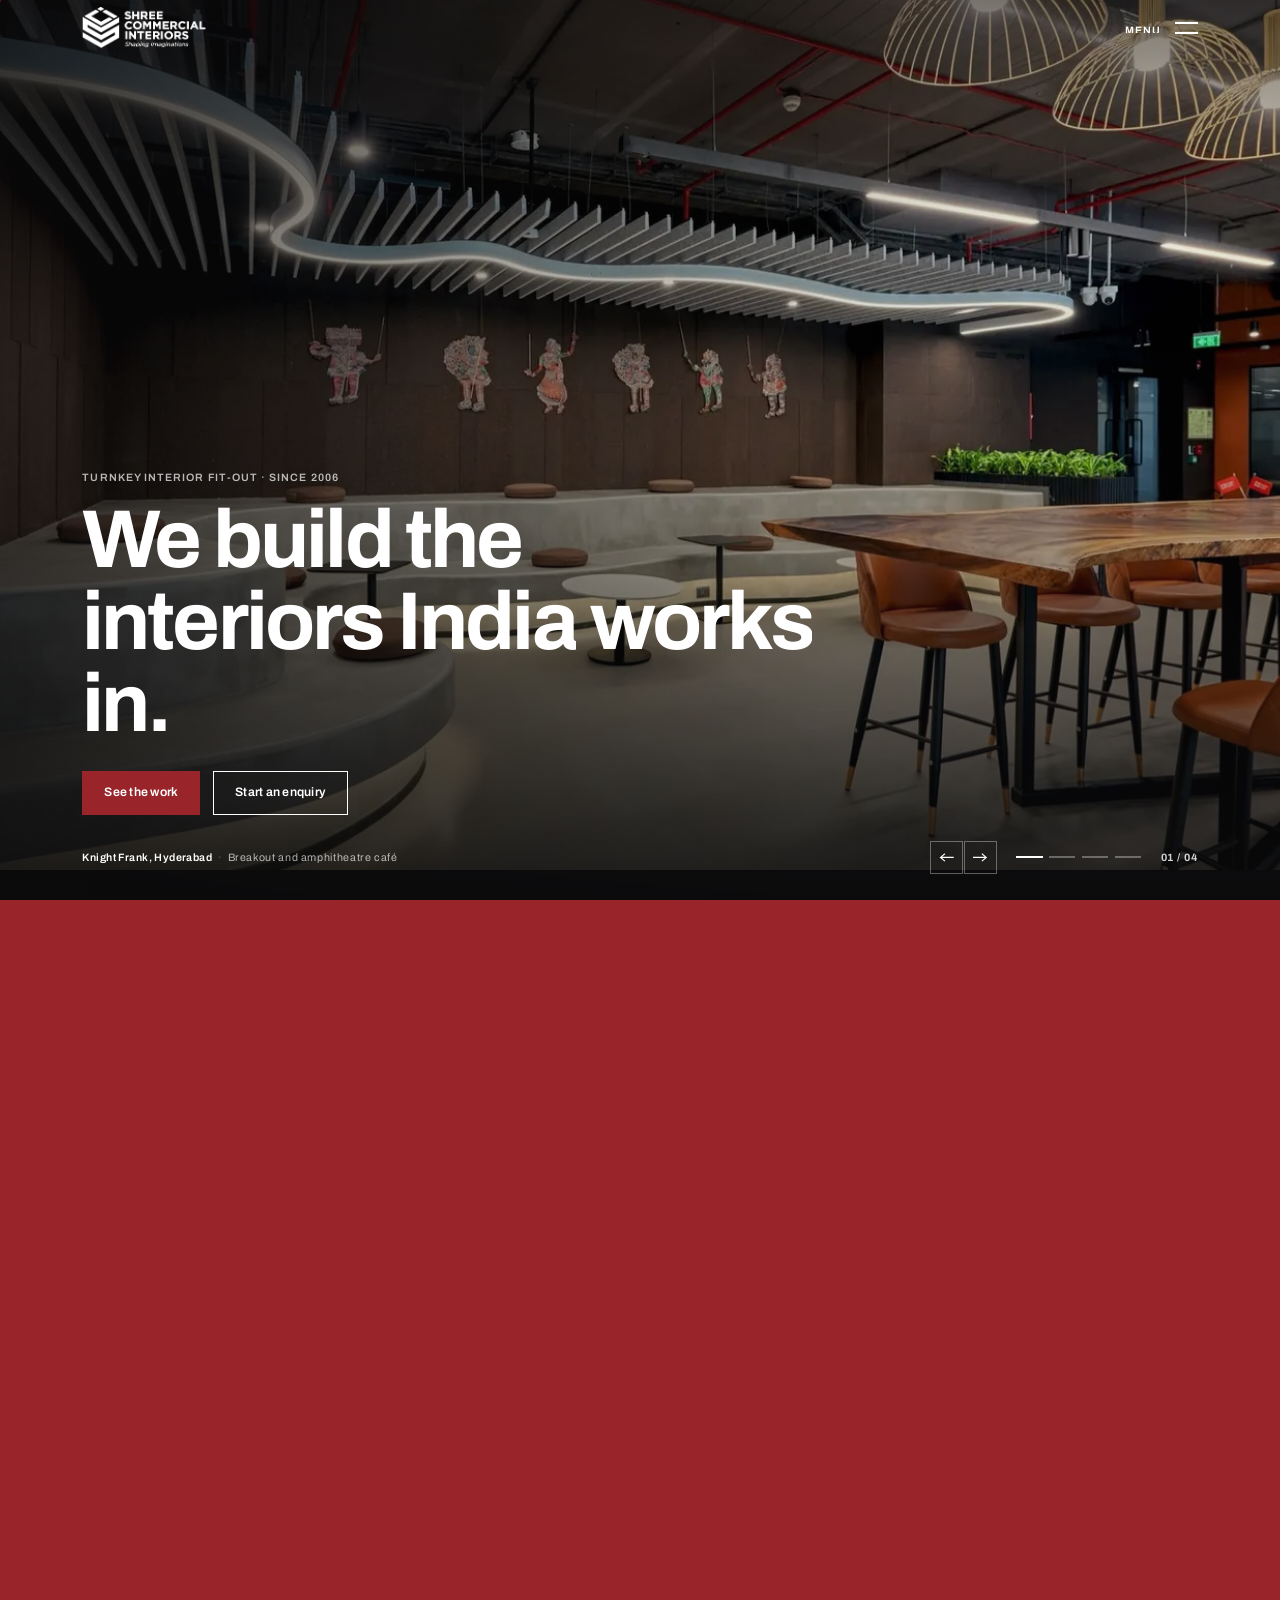
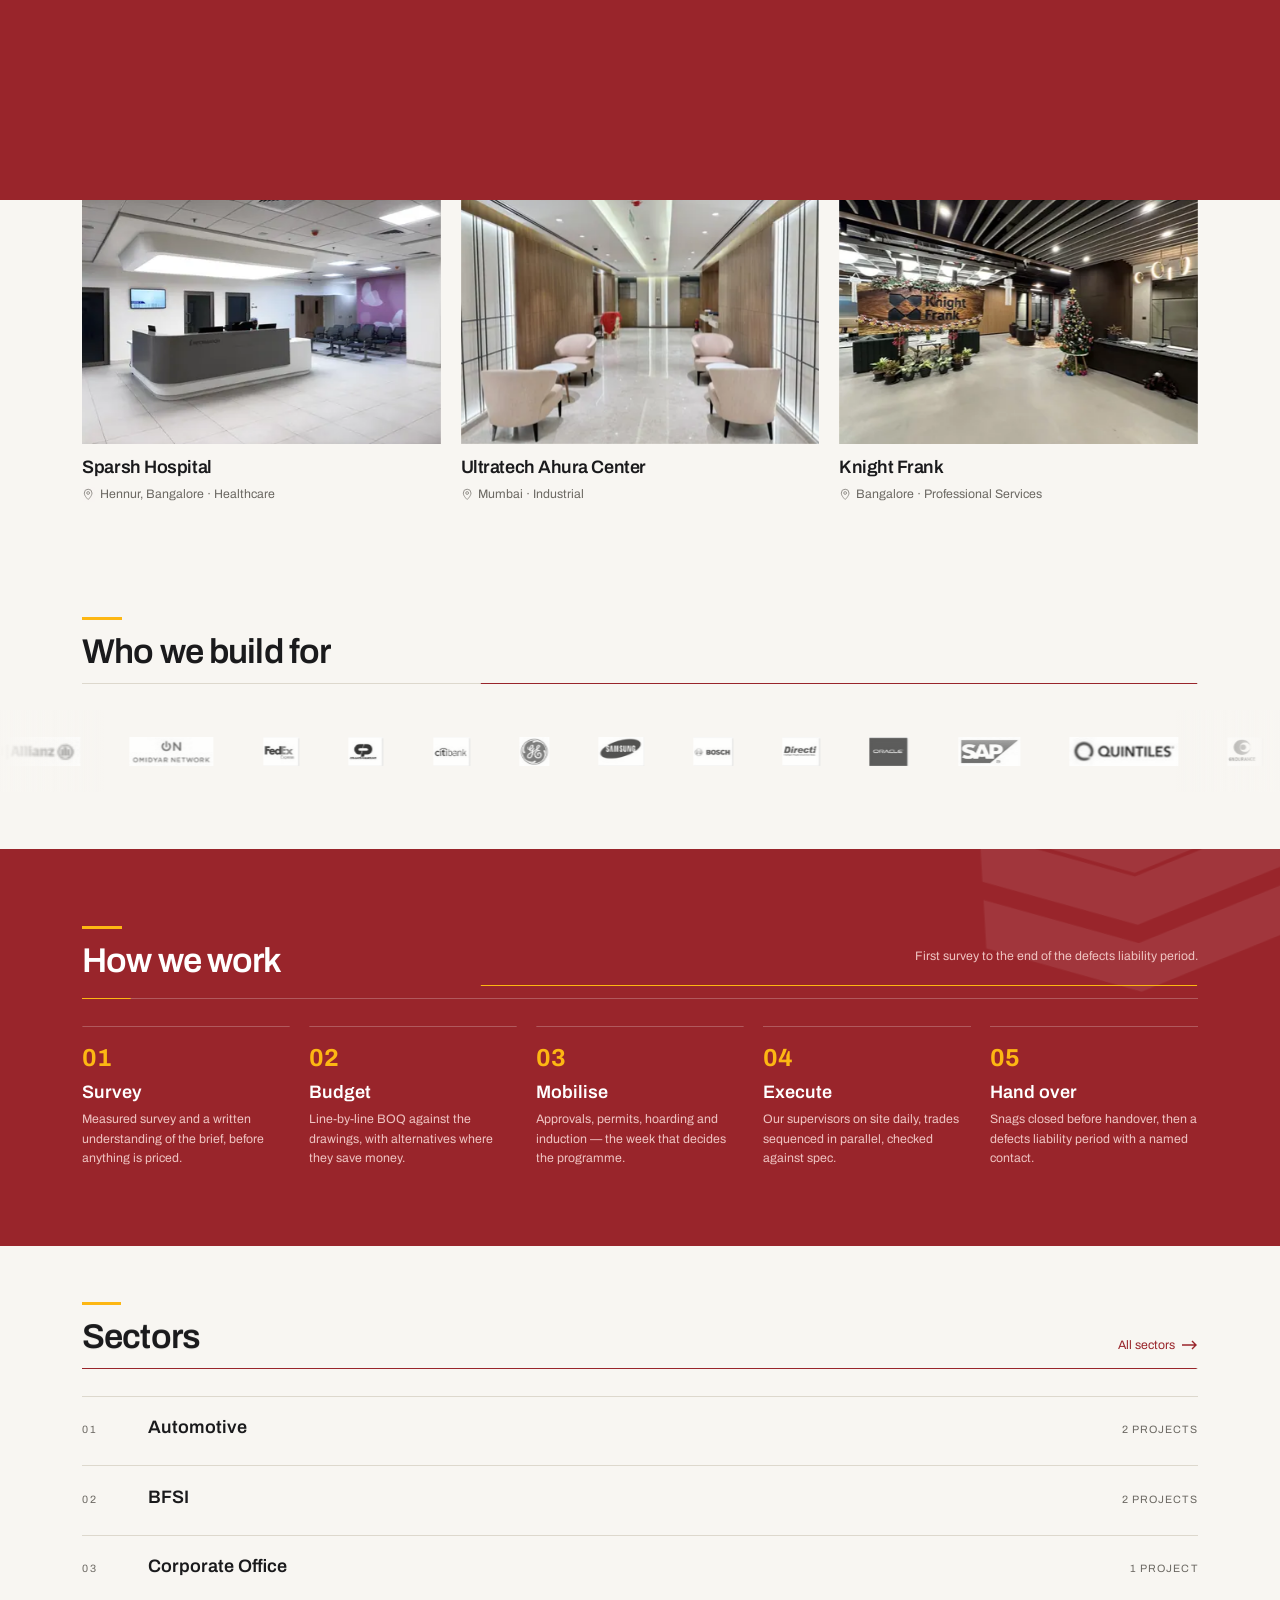
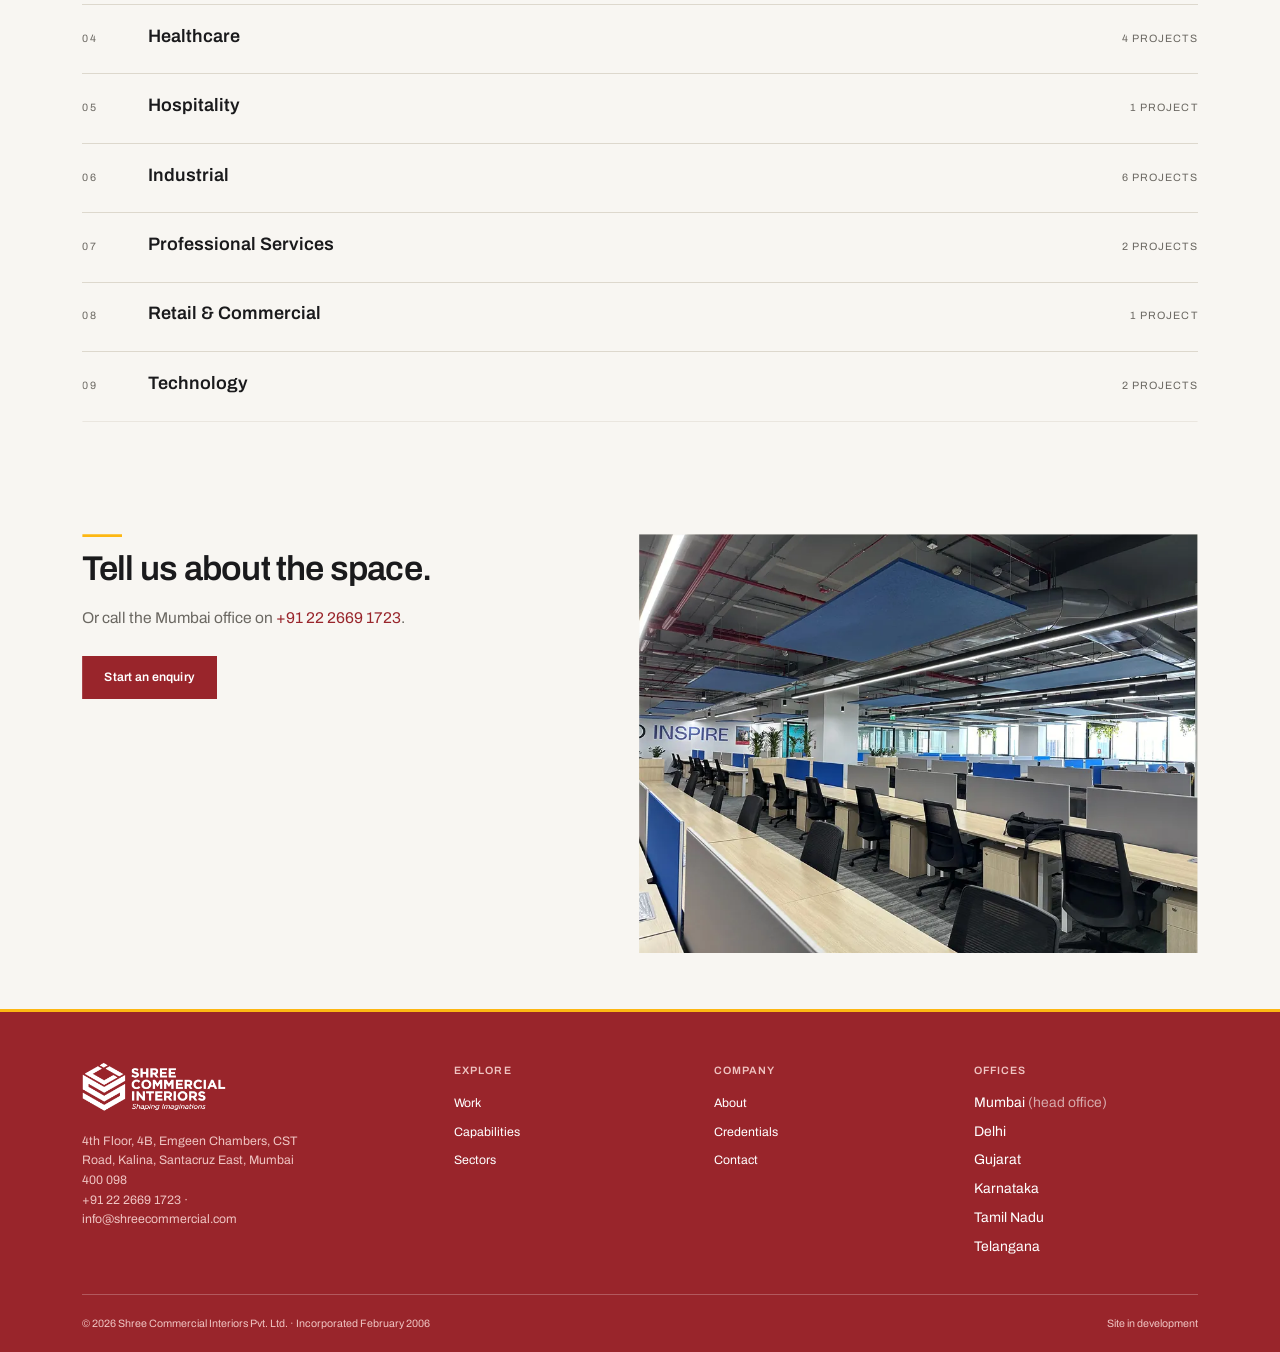
<file: index.html>
<!-- GENERATED by tools/build_pages.py from _shell.html + _pages/index.html — do not hand-edit -->
<!DOCTYPE html>
<html lang="en" data-motion="on">
<head>
<meta charset="utf-8">
<meta name="viewport" content="width=device-width, initial-scale=1">
<title>SCIPL — Turnkey commercial interiors, delivered across India</title>
<meta name="description" content="Shree Commercial Interiors Pvt. Ltd. — turnkey commercial interior fit-out contractor. Offices, healthcare, automotive, hospitality and industrial interiors delivered across India since 2006.">
<meta name="robots" content="noindex, nofollow">
<link rel="preconnect" href="https://fonts.googleapis.com">
<link rel="preconnect" href="https://fonts.gstatic.com" crossorigin>
<link href="https://fonts.googleapis.com/css2?family=Archivo:wght@400;500;600;700&display=swap" rel="stylesheet">
<link rel="stylesheet" href="assets/css/theme.css">
<link rel="stylesheet" href="assets/css/site.css">
<script>
  /* motion preference before first paint, so nothing animates that shouldn't.
     ?qa=1 is the screenshot rig's switch: it settles the page into its resting
     state (no intro, no transition veil, no entrances mid-flight) so a headless
     capture is deterministic and photographs the design rather than a frame of
     its animation. See tools/shots.ps1. */
  var _q = new URLSearchParams(location.search);
  var _qa = _q.get('qa') === '1';
  if (_qa) document.documentElement.dataset.qa = '1';
  document.documentElement.dataset.motion =
    _qa ? 'off' : (localStorage.getItem('scipl.motion') || 'on');

  /* ⭐ The intro decision is made HERE, in the head, before the first paint —
     not in motion.js at DOMContentLoaded. Deciding it later means the page
     paints, and only then does the curtain drop over it, which reads as a flash
     of the site followed by a loader: the exact opposite of the effect.
     ?intro=1 forces it, which is how to see it again without a new tab. */
  try {
    var _force = _q.get('intro') === '1';
    var _skip = _qa
      || (localStorage.getItem('scipl.motion') || 'on') === 'off'
      || matchMedia('(prefers-reduced-motion: reduce)').matches
      || (!_force && sessionStorage.getItem('scipl.intro') === '1');
    if (!_skip) {
      document.documentElement.dataset.intro = '1';
      sessionStorage.setItem('scipl.intro', '1');
    }
  } catch (e) { /* storage blocked: simply no intro */ }
</script>
</head>
<body data-page="home" data-overhero="true">

<a class="skip" href="#main">Skip to content</a>
<div class="progress" aria-hidden="true"></div>
<div class="cur" aria-hidden="true"><span class="cur__x"></span><span class="cur__lbl"></span></div>

<!-- ===================== INTRO ======================
     Once per session, hard-capped, skipped under reduced motion. The document
     below it is complete the whole time — see the note in site.css. -->
<div class="load" role="presentation">
  <div class="load__panel load__panel--a"></div>
  <div class="load__panel load__panel--b"></div>
  <div class="load__in">
    <img class="load__logo" src="assets/brand/scipl-logo.png" width="525" height="184" alt="">
    <span class="load__wm">Shaping imaginations since 2006</span>
  </div>
  <div class="load__n"><b>00</b><sup>%</sup></div>
  <div class="load__track"><i></i></div>
</div>

<!-- ===================== HEADER ===================== -->
<header class="hdr">
  <div class="wrap hdr__in">
    <!-- The real lockup from the client's deck, in two variants: the colour one
         for paper, a knockout for when the header sits over a photograph or the
         menu is open. See tools/build_brand_assets.py. -->
    <a class="brand" href="index.html" data-nav aria-label="Shree Commercial Interiors — home">
      <img class="brand__c" src="assets/brand/scipl-logo.png" width="525" height="184"
           alt="Shree Commercial Interiors">
      <img class="brand__w" src="assets/brand/scipl-logo-white.png" width="525" height="184"
           alt="" aria-hidden="true">
    </a>

    <button class="burger" aria-label="Menu" aria-expanded="false" aria-controls="menu">
      <span class="burger__lbl"><i>Menu</i><i>Menu</i></span>
      <span class="burger__bars" aria-hidden="true"><i></i><i></i></span>
    </button>
  </div>
</header>

<!-- ===================== MENU ======================
     The whole navigation, at every width. Every entry is a standalone page. -->
<nav class="menu" id="menu" aria-label="Primary" aria-hidden="true">
  <div class="menu__in">
    <ul class="menu__list">
      <li><a href="work.html" data-nav data-view="assets/img/ultratech-ahura-center-mumbai/01-880.jpg"><span class="n">01</span><span class="t">Work</span></a></li>
      <li><a href="capabilities.html" data-nav data-view="assets/img/tesla-service-center-mumbai/03-880.jpg"><span class="n">02</span><span class="t">Capabilities</span></a></li>
      <li><a href="sectors.html" data-nav data-view="assets/img/sparsh-hospital-hennur-bangalore/01-880.jpg"><span class="n">03</span><span class="t">Sectors</span></a></li>
      <li><a href="about.html" data-nav data-view="assets/img/knight-frank-office-bangalore/05-880.jpg"><span class="n">04</span><span class="t">About</span></a></li>
      <li><a href="credentials.html" data-nav data-view="assets/img/cpl-mumbai/02-880.jpg"><span class="n">05</span><span class="t">Credentials</span></a></li>
      <li><a href="contact.html" data-nav data-view="assets/img/phoenix-centaurus-hyderabad/01-880.jpg"><span class="n">06</span><span class="t">Contact</span></a></li>
    </ul>
    <div class="menu__view" aria-hidden="true"></div>
    <div class="menu__foot">
      <p class="meta">Mumbai · Delhi · Gujarat · Karnataka · Tamil Nadu · Telangana</p>
      <p><a class="u" href="tel:+912226691723">+91 22 2669 1723</a> &nbsp;·&nbsp;
         <a class="u" href="mailto:info@shreecommercial.com">info@shreecommercial.com</a></p>
    </div>
  </div>
</nav>

<main id="main">
<!-- =============================== HERO ===============================
     Auto-advancing, four plates. Slides are built by site.js from data/hero.js;
     a slide can carry a video instead of a photograph without a code change. -->
<section class="hero">
  <div class="hero__stage"></div>
  <div class="hero__scrim" aria-hidden="true"></div>

  <!-- Deliberately short. The photograph is doing the work here; a paragraph of
       supporting copy over it was competing with the image and with the two
       buttons directly under it. -->
  <div class="wrap hero__in on-dark">
    <p class="meta">Turnkey interior fit-out · since 2006</p>
    <h1 class="display">We build the interiors India works in.</h1>
    <div class="hero__cta">
      <span class="mag"><a class="btn btn--primary" href="work.html" data-nav>See the work</a></span>
      <span class="mag"><a class="btn btn--ghost" href="contact.html" data-nav>Start an enquiry</a></span>
    </div>
  </div>

  <!-- One baseline row: what you are looking at, then the controls. -->
  <div class="wrap hero__bar">
    <p class="hero__cap"></p>
    <div class="hero__nav">
      <button class="hero__arrow hero__arrow--prev" type="button" aria-label="Previous frame">
        <svg viewBox="0 0 20 12" fill="none" aria-hidden="true">
          <path d="M20 6H2M8 1 2 6l6 5" stroke="currentColor" stroke-width="1.5"/></svg>
      </button>
      <button class="hero__arrow hero__arrow--next" type="button" aria-label="Next frame">
        <svg viewBox="0 0 20 12" fill="none" aria-hidden="true">
          <path d="M0 6h18M12 1l6 5-6 5" stroke="currentColor" stroke-width="1.5"/></svg>
      </button>
      <div class="hero__ticks" role="group" aria-label="Choose frame"></div>
      <p class="hero__count"></p>
    </div>
  </div>
</section>

<!-- ============================ SELECTED WORK =========================
     Four plates, not the portfolio. The homepage was too long; browsing
     belongs on the work index, one click away. -->
<section class="section">
  <div class="wrap">
    <div class="sec-head">
      <div class="sec-head__l">
        <span class="bar" aria-hidden="true"></span>
        <h2>Selected work</h2>
      </div>
      <a class="arw u sec-head__r" href="work.html" data-nav style="color:var(--accent)">All <span data-total>21</span> projects
        <svg width="16" height="10" viewBox="0 0 16 10" fill="none" aria-hidden="true">
          <path d="M0 5h14M10 1l4 4-4 4" stroke="currentColor" stroke-width="1.4"/></svg></a>
    </div>
    <div class="plates" id="plates"></div>
  </div>
</section>

<!-- =============================== CLIENTS ============================ -->
<section class="section">
  <div class="wrap">
    <div class="sec-head">
      <div class="sec-head__l">
        <span class="bar" aria-hidden="true"></span>
        <h2>Who we build for</h2>
      </div>
    </div>
  </div>
  <div class="logos"><div class="logos__row"></div></div>
</section>

<!-- ============================ HOW WE WORK ===========================
     The maroon field: the chapter the page falls into. -->
<section class="section section--lg field">
  <svg class="field__mark" viewBox="0 0 240 176" fill="none" aria-hidden="true">
    <path fill="currentColor" d="M120 26 186 49v22l-66 23-66-23V49z"/>
    <path fill="currentColor" d="M120 96 202 68v26l-82 28-82-28V68z"/>
    <path fill="currentColor" d="M120 132 202 104v26l-82 28-82-28v-26z"/>
  </svg>
  <div class="wrap">
    <div class="sec-head">
      <div class="sec-head__l">
        <span class="bar" aria-hidden="true"></span>
        <h2>How we work</h2>
      </div>
      <p class="sec-head__r">First survey to the end of the defects liability period.</p>
    </div>
    <div class="steps__rail" aria-hidden="true"><i></i></div>
    <div class="steps rv-stagger">
      <div class="step"><span class="step__n">01</span><h4>Survey</h4>
        <p>Measured survey and a written understanding of the brief, before anything is priced.</p></div>
      <div class="step"><span class="step__n">02</span><h4>Budget</h4>
        <p>Line-by-line BOQ against the drawings, with alternatives where they save money.</p></div>
      <div class="step"><span class="step__n">03</span><h4>Mobilise</h4>
        <p>Approvals, permits, hoarding and induction — the week that decides the programme.</p></div>
      <div class="step"><span class="step__n">04</span><h4>Execute</h4>
        <p>Our supervisors on site daily, trades sequenced in parallel, checked against spec.</p></div>
      <div class="step"><span class="step__n">05</span><h4>Hand over</h4>
        <p>Snags closed before handover, then a defects liability period with a named contact.</p></div>
    </div>
  </div>
</section>

<!-- =============================== SECTORS ============================ -->
<section class="section">
  <div class="wrap">
    <div class="sec-head">
      <div class="sec-head__l">
        <span class="bar" aria-hidden="true"></span>
        <h2>Sectors</h2>
      </div>
      <a class="arw u sec-head__r" href="sectors.html" data-nav style="color:var(--accent)">All sectors
        <svg width="16" height="10" viewBox="0 0 16 10" fill="none" aria-hidden="true">
          <path d="M0 5h14M10 1l4 4-4 4" stroke="currentColor" stroke-width="1.4"/></svg></a>
    </div>
    <div class="rows" id="sectorrows"></div>
  </div>
</section>

<!-- =============================== ENQUIRY ============================ -->
<section class="section">
  <div class="wrap">
    <div class="cta rv">
      <div>
        <span class="bar" aria-hidden="true"></span>
        <h2>Tell us about the space.</h2>
        <p class="lead muted" style="margin-top:var(--space-5)">Or call the Mumbai office on
          <a class="u" href="tel:+912226691723">+91 22 2669 1723</a>.</p>
        <p style="margin-top:var(--space-6)">
          <span class="mag"><a class="btn btn--primary" href="contact.html" data-nav>Start an enquiry</a></span>
        </p>
      </div>
      <div class="fig" style="aspect-ratio:4/3">
        <picture>
          <source type="image/webp" srcset="assets/img/maire-mumbai/01-880.webp 880w, assets/img/maire-mumbai/01-1400.webp 1400w" sizes="(max-width:900px) 100vw, 46vw">
          <img src="assets/img/maire-mumbai/01-1400.jpg" alt="MAIRE, Mumbai — interior fit-out by SCIPL" loading="lazy" decoding="async">
        </picture>
      </div>
    </div>
  </div>
</section>
</main>

<!-- ===================== FOOTER ===================== -->
<footer class="ftr">
  <div class="wrap">
    <div class="ftr__cols">
      <div>
        <a class="brand brand--solo" href="index.html" data-nav>
          <img class="brand__w" src="assets/brand/scipl-logo-white.png" width="525" height="184"
               alt="Shree Commercial Interiors">
        </a>
        <p style="margin-top:var(--space-5);max-width:32ch">
          4th Floor, 4B, Emgeen Chambers, CST Road, Kalina, Santacruz East, Mumbai 400 098<br>
          <a class="u" href="tel:+912226691723">+91 22 2669 1723</a> ·
          <a class="u" href="mailto:info@shreecommercial.com">info@shreecommercial.com</a>
        </p>
      </div>
      <div><h5>Explore</h5><ul>
        <li><a class="u" href="work.html" data-nav>Work</a></li>
        <li><a class="u" href="capabilities.html" data-nav>Capabilities</a></li>
        <li><a class="u" href="sectors.html" data-nav>Sectors</a></li>
      </ul></div>
      <div><h5>Company</h5><ul>
        <li><a class="u" href="about.html" data-nav>About</a></li>
        <li><a class="u" href="credentials.html" data-nav>Credentials</a></li>
        <li><a class="u" href="contact.html" data-nav>Contact</a></li>
      </ul></div>
      <div><h5>Offices</h5><ul>
        <li>Mumbai <span style="opacity:.6">(head office)</span></li>
        <li>Delhi</li><li>Gujarat</li><li>Karnataka</li><li>Tamil Nadu</li><li>Telangana</li>
      </ul></div>
    </div>
    <div class="ftr__base">
      <span>&copy; <span data-year></span> Shree Commercial Interiors Pvt. Ltd. · Incorporated February 2006</span>
      <span>Site in development</span>
    </div>
  </div>
</footer>

<script src="assets/vendor/gsap.min.js"></script>
<script src="assets/vendor/ScrollTrigger.min.js"></script>
<script src="assets/vendor/lenis.min.js"></script>
<script src="data/site-data.js"></script>
<script src="data/hero.js"></script>
<script src="data/logos.js"></script>
<script src="data/corrections.js"></script>
<script src="assets/js/motion.js"></script>
<script src="assets/js/site.js"></script>
</body>
</html>
</file>
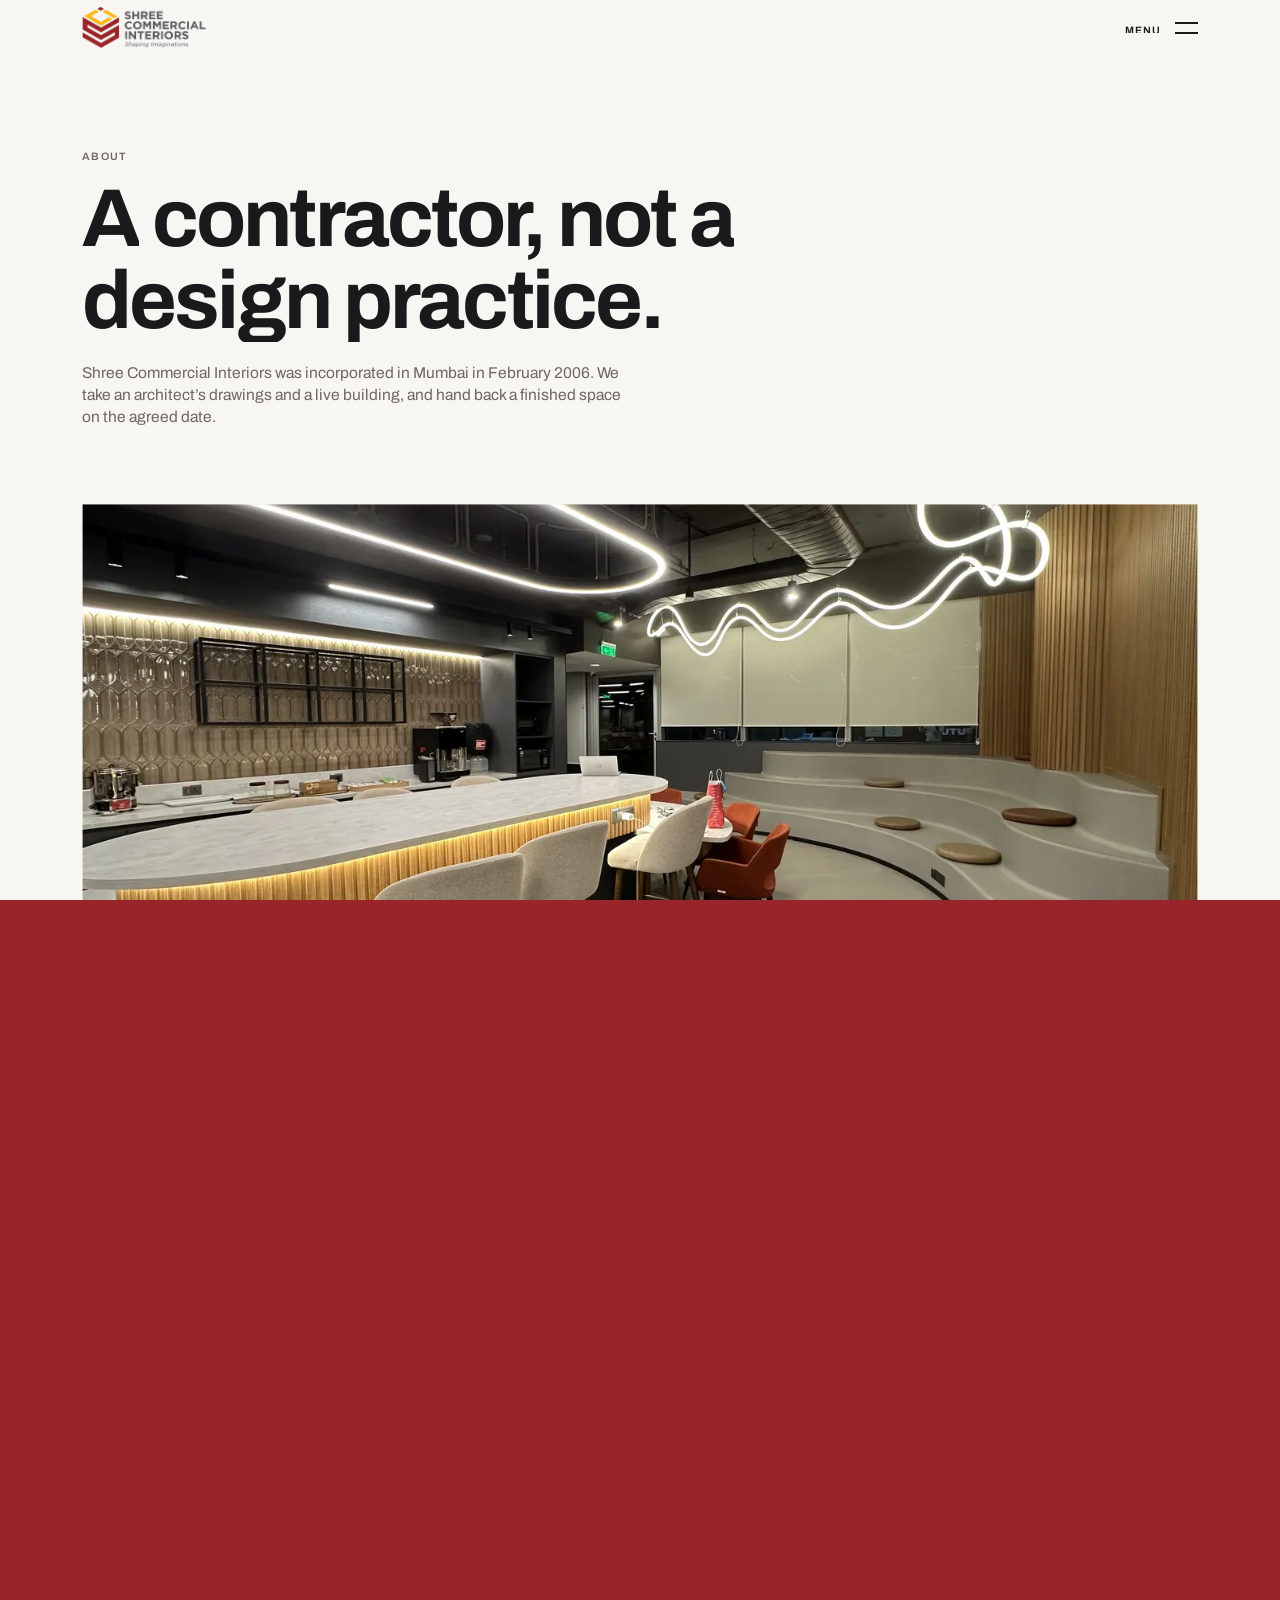
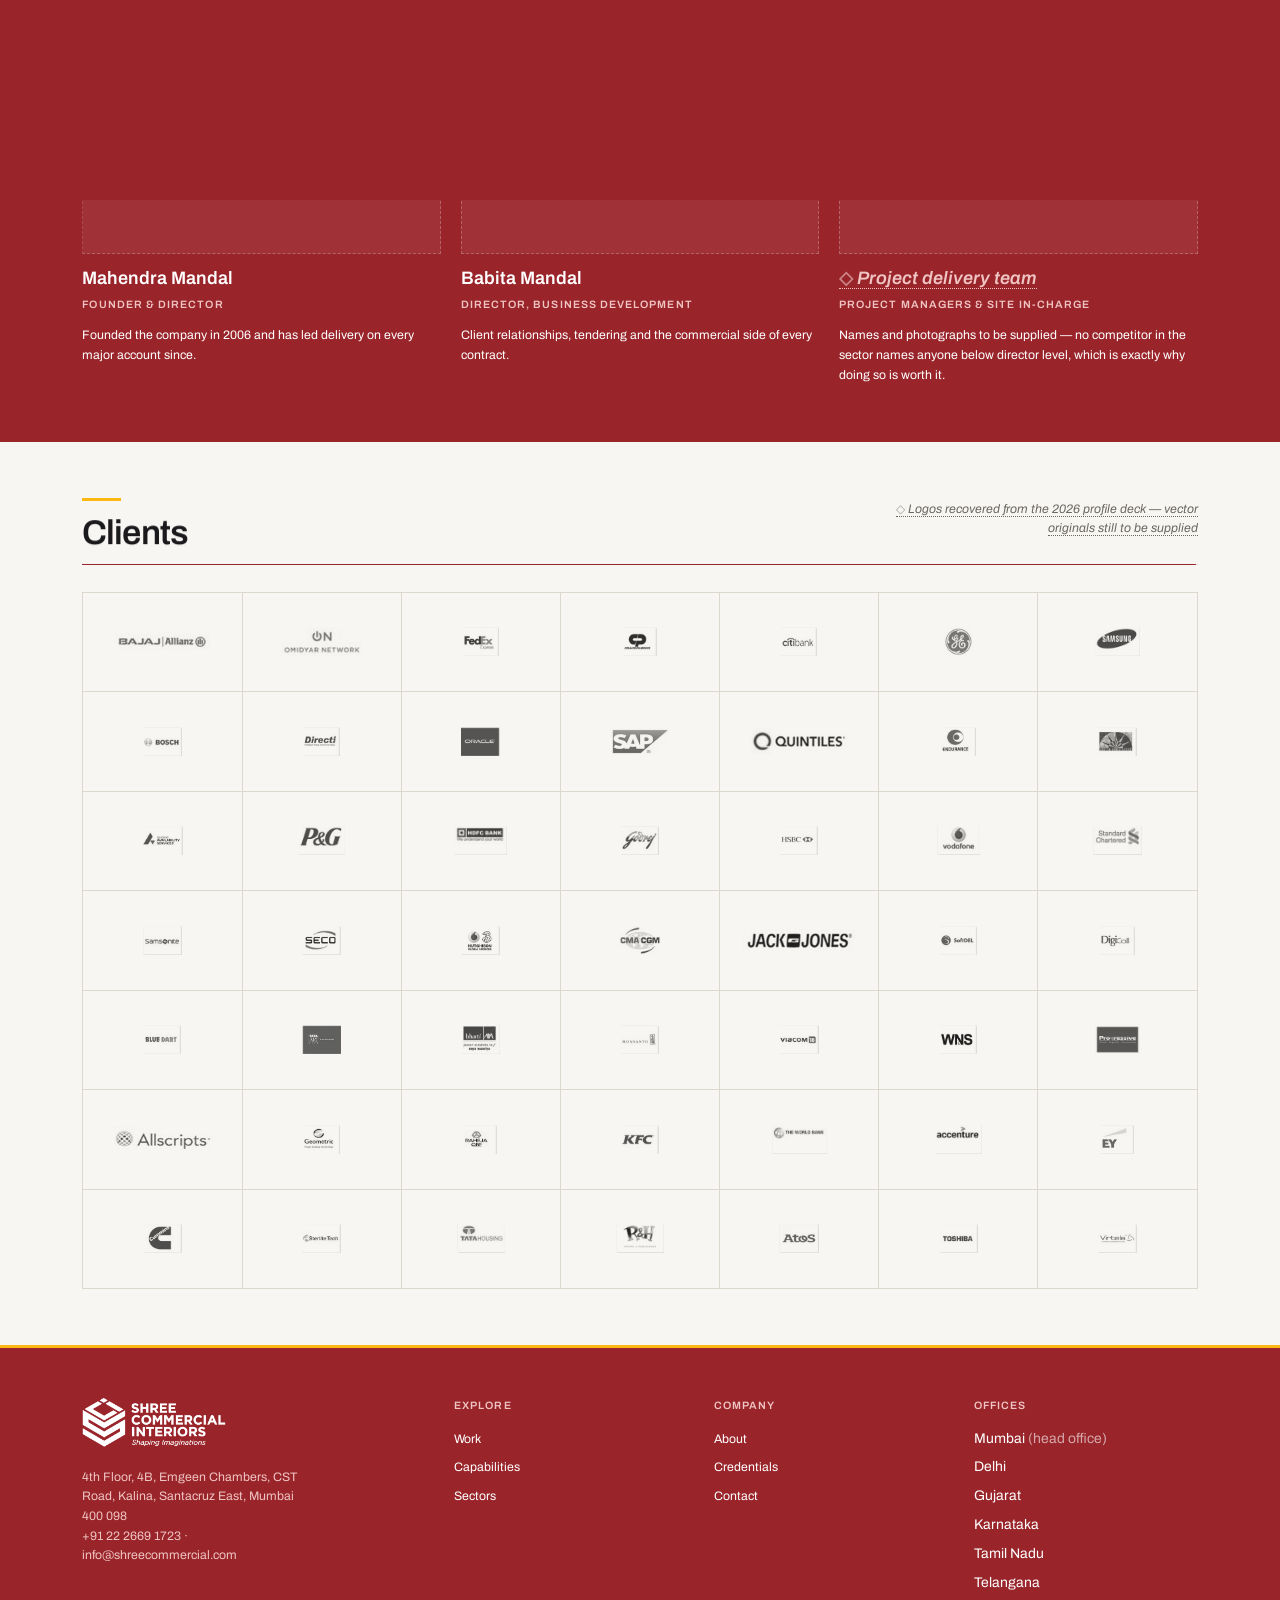
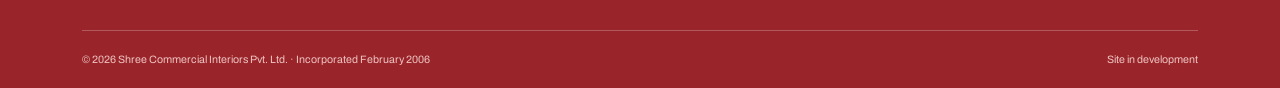
<file: about.html>
<!-- GENERATED by tools/build_pages.py from _shell.html + _pages/about.html — do not hand-edit -->
<!DOCTYPE html>
<html lang="en" data-motion="on">
<head>
<meta charset="utf-8">
<meta name="viewport" content="width=device-width, initial-scale=1">
<title>About — SCIPL</title>
<meta name="description" content="Shree Commercial Interiors Pvt. Ltd., incorporated in Mumbai in February 2006. A turnkey interior contractor, not a design practice.">
<meta name="robots" content="noindex, nofollow">
<link rel="preconnect" href="https://fonts.googleapis.com">
<link rel="preconnect" href="https://fonts.gstatic.com" crossorigin>
<link href="https://fonts.googleapis.com/css2?family=Archivo:wght@400;500;600;700&display=swap" rel="stylesheet">
<link rel="stylesheet" href="assets/css/theme.css">
<link rel="stylesheet" href="assets/css/site.css">
<script>
  /* motion preference before first paint, so nothing animates that shouldn't.
     ?qa=1 is the screenshot rig's switch: it settles the page into its resting
     state (no intro, no transition veil, no entrances mid-flight) so a headless
     capture is deterministic and photographs the design rather than a frame of
     its animation. See tools/shots.ps1. */
  var _q = new URLSearchParams(location.search);
  var _qa = _q.get('qa') === '1';
  if (_qa) document.documentElement.dataset.qa = '1';
  document.documentElement.dataset.motion =
    _qa ? 'off' : (localStorage.getItem('scipl.motion') || 'on');

  /* ⭐ The intro decision is made HERE, in the head, before the first paint —
     not in motion.js at DOMContentLoaded. Deciding it later means the page
     paints, and only then does the curtain drop over it, which reads as a flash
     of the site followed by a loader: the exact opposite of the effect.
     ?intro=1 forces it, which is how to see it again without a new tab. */
  try {
    var _force = _q.get('intro') === '1';
    var _skip = _qa
      || (localStorage.getItem('scipl.motion') || 'on') === 'off'
      || matchMedia('(prefers-reduced-motion: reduce)').matches
      || (!_force && sessionStorage.getItem('scipl.intro') === '1');
    if (!_skip) {
      document.documentElement.dataset.intro = '1';
      sessionStorage.setItem('scipl.intro', '1');
    }
  } catch (e) { /* storage blocked: simply no intro */ }
</script>
</head>
<body data-page="about">

<a class="skip" href="#main">Skip to content</a>
<div class="progress" aria-hidden="true"></div>
<div class="cur" aria-hidden="true"><span class="cur__x"></span><span class="cur__lbl"></span></div>

<!-- ===================== INTRO ======================
     Once per session, hard-capped, skipped under reduced motion. The document
     below it is complete the whole time — see the note in site.css. -->
<div class="load" role="presentation">
  <div class="load__panel load__panel--a"></div>
  <div class="load__panel load__panel--b"></div>
  <div class="load__in">
    <img class="load__logo" src="assets/brand/scipl-logo.png" width="525" height="184" alt="">
    <span class="load__wm">Shaping imaginations since 2006</span>
  </div>
  <div class="load__n"><b>00</b><sup>%</sup></div>
  <div class="load__track"><i></i></div>
</div>

<!-- ===================== HEADER ===================== -->
<header class="hdr">
  <div class="wrap hdr__in">
    <!-- The real lockup from the client's deck, in two variants: the colour one
         for paper, a knockout for when the header sits over a photograph or the
         menu is open. See tools/build_brand_assets.py. -->
    <a class="brand" href="index.html" data-nav aria-label="Shree Commercial Interiors — home">
      <img class="brand__c" src="assets/brand/scipl-logo.png" width="525" height="184"
           alt="Shree Commercial Interiors">
      <img class="brand__w" src="assets/brand/scipl-logo-white.png" width="525" height="184"
           alt="" aria-hidden="true">
    </a>

    <button class="burger" aria-label="Menu" aria-expanded="false" aria-controls="menu">
      <span class="burger__lbl"><i>Menu</i><i>Menu</i></span>
      <span class="burger__bars" aria-hidden="true"><i></i><i></i></span>
    </button>
  </div>
</header>

<!-- ===================== MENU ======================
     The whole navigation, at every width. Every entry is a standalone page. -->
<nav class="menu" id="menu" aria-label="Primary" aria-hidden="true">
  <div class="menu__in">
    <ul class="menu__list">
      <li><a href="work.html" data-nav data-view="assets/img/ultratech-ahura-center-mumbai/01-880.jpg"><span class="n">01</span><span class="t">Work</span></a></li>
      <li><a href="capabilities.html" data-nav data-view="assets/img/tesla-service-center-mumbai/03-880.jpg"><span class="n">02</span><span class="t">Capabilities</span></a></li>
      <li><a href="sectors.html" data-nav data-view="assets/img/sparsh-hospital-hennur-bangalore/01-880.jpg"><span class="n">03</span><span class="t">Sectors</span></a></li>
      <li><a href="about.html" data-nav data-view="assets/img/knight-frank-office-bangalore/05-880.jpg"><span class="n">04</span><span class="t">About</span></a></li>
      <li><a href="credentials.html" data-nav data-view="assets/img/cpl-mumbai/02-880.jpg"><span class="n">05</span><span class="t">Credentials</span></a></li>
      <li><a href="contact.html" data-nav data-view="assets/img/phoenix-centaurus-hyderabad/01-880.jpg"><span class="n">06</span><span class="t">Contact</span></a></li>
    </ul>
    <div class="menu__view" aria-hidden="true"></div>
    <div class="menu__foot">
      <p class="meta">Mumbai · Delhi · Gujarat · Karnataka · Tamil Nadu · Telangana</p>
      <p><a class="u" href="tel:+912226691723">+91 22 2669 1723</a> &nbsp;·&nbsp;
         <a class="u" href="mailto:info@shreecommercial.com">info@shreecommercial.com</a></p>
    </div>
  </div>
</nav>

<main id="main">
<section class="section" style="padding-top:calc(var(--header-h) + var(--section-y))">
  <div class="wrap">
    <div class="ph__title">
      <p class="meta">About</p>
      <h1 class="display" style="margin-top:var(--space-4);max-width:16ch">A contractor, not a design practice.</h1>
      <p class="lead muted" style="margin-top:var(--space-5)">Shree Commercial Interiors was
        incorporated in Mumbai in February 2006. We take an architect’s drawings and a live
        building, and hand back a finished space on the agreed date.</p>
    </div>
  </div>
</section>

<section class="section" style="padding-top:0">
  <div class="wrap">
    <div class="fig rv" style="aspect-ratio:21/9">
      <picture>
        <source type="image/webp" srcset="assets/img/knight-frank-office-bangalore/05-880.webp 880w, assets/img/knight-frank-office-bangalore/05-1400.webp 1400w, assets/img/knight-frank-office-bangalore/05-2000.webp 2000w" sizes="100vw">
        <img src="assets/img/knight-frank-office-bangalore/05-1400.jpg" alt="Knight Frank, Bangalore — interior fit-out by SCIPL" loading="lazy" decoding="async">
      </picture>
    </div>
  </div>
</section>

<!-- ⭐ No statistics band on the homepage — SCIPL loses that comparison against
     competitors claiming 900+ and 1800+ projects. Here, on a page a reader has
     chosen to open, the same facts are context rather than a contest. -->
<section class="section">
  <div class="wrap">
    <div class="stats rv-stagger">
      <!-- deliberately not a count-up: a year rolling from zero reads as a
           quantity, which it is not -->
      <div class="stat"><b>2006</b><p>Incorporated in Mumbai, February 2006</p></div>
      <div class="stat"><b><span data-count="100" data-suffix="+">100+</span></b><p>Projects delivered</p></div>
      <div class="stat"><b><span data-count="6">6</span></b><p>States with a branch presence</p></div>
      <div class="stat"><b><span data-count="15">15</span></b><p>Trades carried in-house or coordinated</p></div>
    </div>
  </div>
</section>

<section class="section field">
  <svg class="field__mark" viewBox="0 0 240 176" fill="none" aria-hidden="true">
    <path fill="currentColor" d="M120 26 186 49v22l-66 23-66-23V49z"/>
    <path fill="currentColor" d="M120 96 202 68v26l-82 28-82-28V68z"/>
    <path fill="currentColor" d="M120 132 202 104v26l-82 28-82-28v-26z"/>
  </svg>
  <div class="wrap">
    <div class="sec-head">
      <div class="sec-head__l">
        <span class="bar" aria-hidden="true"></span>
        <h2>Management</h2>
      </div>
      <p class="sec-head__r">Named accountability, above and below director level.</p>
    </div>
    <div class="grid grid--3 rv-stagger">
      <div>
        <div class="ph-frame" style="aspect-ratio:3/4" role="img"
             aria-label="Placeholder — portrait of Mahendra Mandal not yet supplied">
          <span class="ph-frame__mark" aria-hidden="true">◇</span>
          <span class="ph-frame__label">Portrait — Mahendra Mandal</span>
          <span class="ph-frame__spec">Portrait · min. 900px wide</span>
        </div>
        <h4 style="margin-top:var(--space-4)">Mahendra Mandal</h4>
        <p class="meta" style="margin-top:var(--space-2)">Founder &amp; Director</p>
        <p style="margin-top:var(--space-4);font-size:var(--fs-small)">Founded the company in 2006
          and has led delivery on every major account since.</p>
      </div>
      <div>
        <div class="ph-frame" style="aspect-ratio:3/4" role="img"
             aria-label="Placeholder — portrait of Babita Mandal not yet supplied">
          <span class="ph-frame__mark" aria-hidden="true">◇</span>
          <span class="ph-frame__label">Portrait — Babita Mandal</span>
          <span class="ph-frame__spec">Portrait · min. 900px wide</span>
        </div>
        <h4 style="margin-top:var(--space-4)">Babita Mandal</h4>
        <p class="meta" style="margin-top:var(--space-2)">Director, Business Development</p>
        <p style="margin-top:var(--space-4);font-size:var(--fs-small)">Client relationships,
          tendering and the commercial side of every contract.</p>
      </div>
      <div>
        <!-- 3/4 like its two neighbours, deliberately. These three are peers in
             one row; a 4/3 frame here left the third column's text starting
             150px above the other two and the row read as a mistake. The ask
             changes with it: the photograph has to work in a portrait slot. -->
        <div class="ph-frame" style="aspect-ratio:3/4" role="img"
             aria-label="Placeholder — photograph of the project delivery team not yet supplied">
          <span class="ph-frame__mark" aria-hidden="true">◇</span>
          <span class="ph-frame__label">Team photograph — on site</span>
          <span class="ph-frame__spec">Portrait · min. 900px wide</span>
        </div>
        <h4 style="margin-top:var(--space-4)"><span class="awaiting" title="Placeholder — awaiting content from SCIPL">Project delivery team</span></h4>
        <p class="meta" style="margin-top:var(--space-2)">Project managers &amp; site in-charge</p>
        <p style="margin-top:var(--space-4);font-size:var(--fs-small)">Names and photographs to be
          supplied — no competitor in the sector names anyone below director level, which is
          exactly why doing so is worth it.</p>
      </div>
    </div>
  </div>
</section>

<section class="section">
  <div class="wrap">
    <div class="sec-head">
      <div class="sec-head__l">
        <span class="bar" aria-hidden="true"></span>
        <h2>Clients</h2>
      </div>
      <p class="sec-head__r"><span class="awaiting" title="Placeholder — awaiting content from SCIPL">Logos recovered from the 2026 profile deck — vector originals still to be supplied</span></p>
    </div>
    <div class="logos logos--grid"></div>
  </div>
</section>
</main>

<!-- ===================== FOOTER ===================== -->
<footer class="ftr">
  <div class="wrap">
    <div class="ftr__cols">
      <div>
        <a class="brand brand--solo" href="index.html" data-nav>
          <img class="brand__w" src="assets/brand/scipl-logo-white.png" width="525" height="184"
               alt="Shree Commercial Interiors">
        </a>
        <p style="margin-top:var(--space-5);max-width:32ch">
          4th Floor, 4B, Emgeen Chambers, CST Road, Kalina, Santacruz East, Mumbai 400 098<br>
          <a class="u" href="tel:+912226691723">+91 22 2669 1723</a> ·
          <a class="u" href="mailto:info@shreecommercial.com">info@shreecommercial.com</a>
        </p>
      </div>
      <div><h5>Explore</h5><ul>
        <li><a class="u" href="work.html" data-nav>Work</a></li>
        <li><a class="u" href="capabilities.html" data-nav>Capabilities</a></li>
        <li><a class="u" href="sectors.html" data-nav>Sectors</a></li>
      </ul></div>
      <div><h5>Company</h5><ul>
        <li><a class="u" href="about.html" data-nav>About</a></li>
        <li><a class="u" href="credentials.html" data-nav>Credentials</a></li>
        <li><a class="u" href="contact.html" data-nav>Contact</a></li>
      </ul></div>
      <div><h5>Offices</h5><ul>
        <li>Mumbai <span style="opacity:.6">(head office)</span></li>
        <li>Delhi</li><li>Gujarat</li><li>Karnataka</li><li>Tamil Nadu</li><li>Telangana</li>
      </ul></div>
    </div>
    <div class="ftr__base">
      <span>&copy; <span data-year></span> Shree Commercial Interiors Pvt. Ltd. · Incorporated February 2006</span>
      <span>Site in development</span>
    </div>
  </div>
</footer>

<script src="assets/vendor/gsap.min.js"></script>
<script src="assets/vendor/ScrollTrigger.min.js"></script>
<script src="assets/vendor/lenis.min.js"></script>
<script src="data/site-data.js"></script>
<script src="data/hero.js"></script>
<script src="data/logos.js"></script>
<script src="data/corrections.js"></script>
<script src="assets/js/motion.js"></script>
<script src="assets/js/site.js"></script>
</body>
</html>
</file>
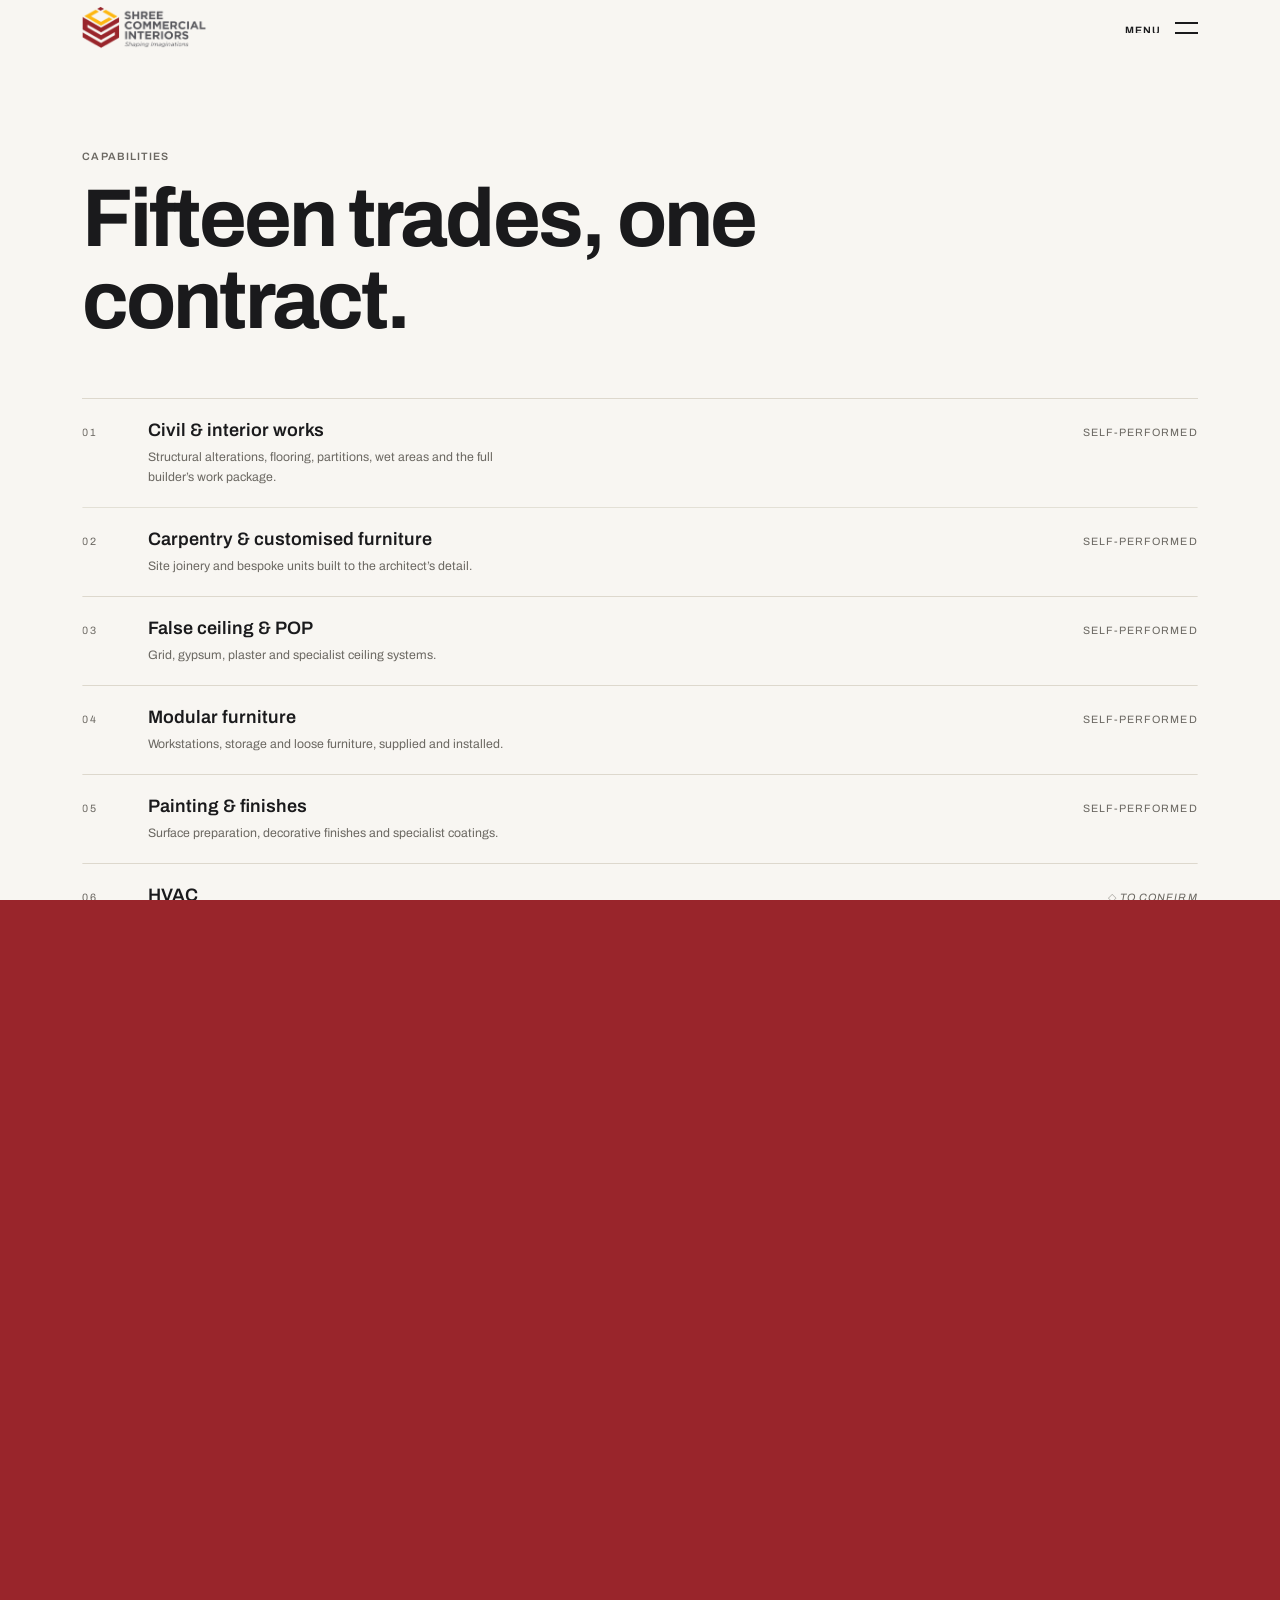
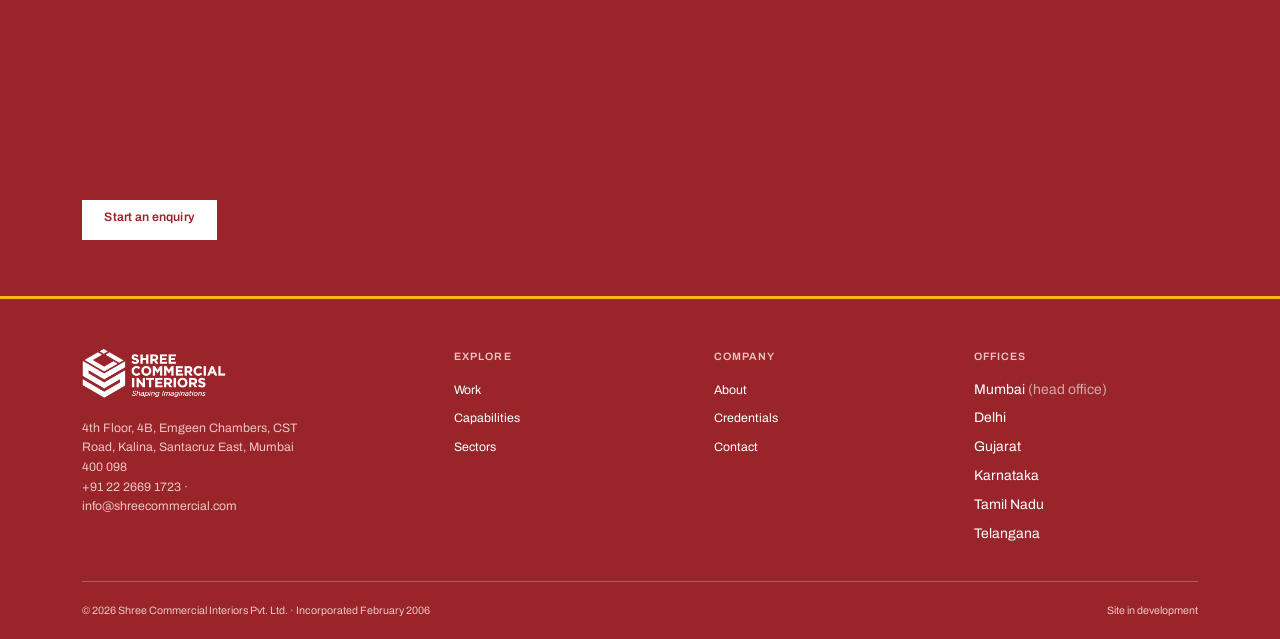
<file: capabilities.html>
<!-- GENERATED by tools/build_pages.py from _shell.html + _pages/capabilities.html — do not hand-edit -->
<!DOCTYPE html>
<html lang="en" data-motion="on">
<head>
<meta charset="utf-8">
<meta name="viewport" content="width=device-width, initial-scale=1">
<title>Capabilities — SCIPL</title>
<meta name="description" content="Fifteen interior trades carried under one contract: civil, carpentry, ceilings, MEP, fire and life safety, glazing, cladding and furniture.">
<meta name="robots" content="noindex, nofollow">
<link rel="preconnect" href="https://fonts.googleapis.com">
<link rel="preconnect" href="https://fonts.gstatic.com" crossorigin>
<link href="https://fonts.googleapis.com/css2?family=Archivo:wght@400;500;600;700&display=swap" rel="stylesheet">
<link rel="stylesheet" href="assets/css/theme.css">
<link rel="stylesheet" href="assets/css/site.css">
<script>
  /* motion preference before first paint, so nothing animates that shouldn't.
     ?qa=1 is the screenshot rig's switch: it settles the page into its resting
     state (no intro, no transition veil, no entrances mid-flight) so a headless
     capture is deterministic and photographs the design rather than a frame of
     its animation. See tools/shots.ps1. */
  var _q = new URLSearchParams(location.search);
  var _qa = _q.get('qa') === '1';
  if (_qa) document.documentElement.dataset.qa = '1';
  document.documentElement.dataset.motion =
    _qa ? 'off' : (localStorage.getItem('scipl.motion') || 'on');

  /* ⭐ The intro decision is made HERE, in the head, before the first paint —
     not in motion.js at DOMContentLoaded. Deciding it later means the page
     paints, and only then does the curtain drop over it, which reads as a flash
     of the site followed by a loader: the exact opposite of the effect.
     ?intro=1 forces it, which is how to see it again without a new tab. */
  try {
    var _force = _q.get('intro') === '1';
    var _skip = _qa
      || (localStorage.getItem('scipl.motion') || 'on') === 'off'
      || matchMedia('(prefers-reduced-motion: reduce)').matches
      || (!_force && sessionStorage.getItem('scipl.intro') === '1');
    if (!_skip) {
      document.documentElement.dataset.intro = '1';
      sessionStorage.setItem('scipl.intro', '1');
    }
  } catch (e) { /* storage blocked: simply no intro */ }
</script>
</head>
<body data-page="capabilities">

<a class="skip" href="#main">Skip to content</a>
<div class="progress" aria-hidden="true"></div>
<div class="cur" aria-hidden="true"><span class="cur__x"></span><span class="cur__lbl"></span></div>

<!-- ===================== INTRO ======================
     Once per session, hard-capped, skipped under reduced motion. The document
     below it is complete the whole time — see the note in site.css. -->
<div class="load" role="presentation">
  <div class="load__panel load__panel--a"></div>
  <div class="load__panel load__panel--b"></div>
  <div class="load__in">
    <img class="load__logo" src="assets/brand/scipl-logo.png" width="525" height="184" alt="">
    <span class="load__wm">Shaping imaginations since 2006</span>
  </div>
  <div class="load__n"><b>00</b><sup>%</sup></div>
  <div class="load__track"><i></i></div>
</div>

<!-- ===================== HEADER ===================== -->
<header class="hdr">
  <div class="wrap hdr__in">
    <!-- The real lockup from the client's deck, in two variants: the colour one
         for paper, a knockout for when the header sits over a photograph or the
         menu is open. See tools/build_brand_assets.py. -->
    <a class="brand" href="index.html" data-nav aria-label="Shree Commercial Interiors — home">
      <img class="brand__c" src="assets/brand/scipl-logo.png" width="525" height="184"
           alt="Shree Commercial Interiors">
      <img class="brand__w" src="assets/brand/scipl-logo-white.png" width="525" height="184"
           alt="" aria-hidden="true">
    </a>

    <button class="burger" aria-label="Menu" aria-expanded="false" aria-controls="menu">
      <span class="burger__lbl"><i>Menu</i><i>Menu</i></span>
      <span class="burger__bars" aria-hidden="true"><i></i><i></i></span>
    </button>
  </div>
</header>

<!-- ===================== MENU ======================
     The whole navigation, at every width. Every entry is a standalone page. -->
<nav class="menu" id="menu" aria-label="Primary" aria-hidden="true">
  <div class="menu__in">
    <ul class="menu__list">
      <li><a href="work.html" data-nav data-view="assets/img/ultratech-ahura-center-mumbai/01-880.jpg"><span class="n">01</span><span class="t">Work</span></a></li>
      <li><a href="capabilities.html" data-nav data-view="assets/img/tesla-service-center-mumbai/03-880.jpg"><span class="n">02</span><span class="t">Capabilities</span></a></li>
      <li><a href="sectors.html" data-nav data-view="assets/img/sparsh-hospital-hennur-bangalore/01-880.jpg"><span class="n">03</span><span class="t">Sectors</span></a></li>
      <li><a href="about.html" data-nav data-view="assets/img/knight-frank-office-bangalore/05-880.jpg"><span class="n">04</span><span class="t">About</span></a></li>
      <li><a href="credentials.html" data-nav data-view="assets/img/cpl-mumbai/02-880.jpg"><span class="n">05</span><span class="t">Credentials</span></a></li>
      <li><a href="contact.html" data-nav data-view="assets/img/phoenix-centaurus-hyderabad/01-880.jpg"><span class="n">06</span><span class="t">Contact</span></a></li>
    </ul>
    <div class="menu__view" aria-hidden="true"></div>
    <div class="menu__foot">
      <p class="meta">Mumbai · Delhi · Gujarat · Karnataka · Tamil Nadu · Telangana</p>
      <p><a class="u" href="tel:+912226691723">+91 22 2669 1723</a> &nbsp;·&nbsp;
         <a class="u" href="mailto:info@shreecommercial.com">info@shreecommercial.com</a></p>
    </div>
  </div>
</nav>

<main id="main">
<section class="section" style="padding-top:calc(var(--header-h) + var(--section-y))">
  <div class="wrap">
    <div class="ph__title">
      <p class="meta">Capabilities</p>
      <h1 class="display" style="margin-top:var(--space-4);max-width:15ch">Fifteen trades, one contract.</h1>
    </div>

    <!-- ⭐ "Self-performed" vs "subcontracted" is a disclosure no competitor in
         the study makes, and it is the single most useful thing on this page to
         a procurement reader. The rows SCIPL has not confirmed are marked. -->
    <div class="rows" style="margin-top:var(--space-7)">
      <a class="row rv" href="work.html?scope=Civil%20%26%20interior" data-nav>
        <span class="row__n">01</span>
        <span class="row__t"><h4>Civil &amp; interior works</h4>
          <p>Structural alterations, flooring, partitions, wet areas and the full builder’s work package.</p></span>
        <span class="row__x">Self-performed</span></a>

      <a class="row rv" href="work.html" data-nav>
        <span class="row__n">02</span>
        <span class="row__t"><h4>Carpentry &amp; customised furniture</h4>
          <p>Site joinery and bespoke units built to the architect’s detail.</p></span>
        <span class="row__x">Self-performed</span></a>

      <a class="row rv" href="work.html" data-nav>
        <span class="row__n">03</span>
        <span class="row__t"><h4>False ceiling &amp; POP</h4>
          <p>Grid, gypsum, plaster and specialist ceiling systems.</p></span>
        <span class="row__x">Self-performed</span></a>

      <a class="row rv" href="work.html" data-nav>
        <span class="row__n">04</span>
        <span class="row__t"><h4>Modular furniture</h4>
          <p>Workstations, storage and loose furniture, supplied and installed.</p></span>
        <span class="row__x">Self-performed</span></a>

      <a class="row rv" href="work.html" data-nav>
        <span class="row__n">05</span>
        <span class="row__t"><h4>Painting &amp; finishes</h4>
          <p>Surface preparation, decorative finishes and specialist coatings.</p></span>
        <span class="row__x">Self-performed</span></a>

      <a class="row rv" href="work.html" data-nav>
        <span class="row__n">06</span>
        <span class="row__t"><h4>HVAC</h4>
          <p>Ducting, terminal units and controls, coordinated with the ceiling package.</p></span>
        <span class="row__x"><span class="awaiting" title="Placeholder — awaiting content from SCIPL">To confirm</span></span></a>

      <a class="row rv" href="work.html" data-nav>
        <span class="row__n">07</span>
        <span class="row__t"><h4>Electrical &amp; networking</h4>
          <p>LT distribution, lighting, containment and structured cabling.</p></span>
        <span class="row__x"><span class="awaiting" title="Placeholder — awaiting content from SCIPL">To confirm</span></span></a>

      <a class="row rv" href="work.html" data-nav>
        <span class="row__n">08</span>
        <span class="row__t"><h4>Plumbing</h4>
          <p>Water supply, drainage and sanitaryware for washrooms and pantries.</p></span>
        <span class="row__x"><span class="awaiting" title="Placeholder — awaiting content from SCIPL">To confirm</span></span></a>

      <a class="row rv" href="work.html" data-nav>
        <span class="row__n">09</span>
        <span class="row__t"><h4>Fire alarm &amp; sprinkler</h4>
          <p>Detection, suppression and the statutory approvals that go with them.</p></span>
        <span class="row__x"><span class="awaiting" title="Placeholder — awaiting content from SCIPL">To confirm</span></span></a>

      <a class="row rv" href="work.html" data-nav>
        <span class="row__n">10</span>
        <span class="row__t"><h4>Access control &amp; CCTV</h4>
          <p>Readers, controllers, surveillance and integration with the client’s systems.</p></span>
        <span class="row__x"><span class="awaiting" title="Placeholder — awaiting content from SCIPL">To confirm</span></span></a>

      <a class="row rv" href="work.html" data-nav>
        <span class="row__n">11</span>
        <span class="row__t"><h4>Glazing &amp; metal fabrication</h4>
          <p>Partitions, doors, balustrades and fabricated metalwork.</p></span>
        <span class="row__x"><span class="awaiting" title="Placeholder — awaiting content from SCIPL">To confirm</span></span></a>

      <a class="row rv" href="work.html" data-nav>
        <span class="row__n">12</span>
        <span class="row__t"><h4>ACP cladding &amp; exterior furnishing</h4>
          <p>Façade panels, signage backing and external finishes.</p></span>
        <span class="row__x"><span class="awaiting" title="Placeholder — awaiting content from SCIPL">To confirm</span></span></a>
    </div>
  </div>
</section>

<section class="section field">
  <svg class="field__mark" viewBox="0 0 240 176" fill="none" aria-hidden="true">
    <path fill="currentColor" d="M120 26 186 49v22l-66 23-66-23V49z"/>
    <path fill="currentColor" d="M120 96 202 68v26l-82 28-82-28V68z"/>
    <path fill="currentColor" d="M120 132 202 104v26l-82 28-82-28v-26z"/>
  </svg>
  <div class="wrap">
    <span class="bar" aria-hidden="true"></span>
    <h2 style="max-width:24ch">One contract, one point of accountability, one programme.</h2>
    <p style="margin-top:var(--space-6)">
      <span class="mag"><a class="btn btn--primary" href="contact.html" data-nav>Start an enquiry</a></span>
    </p>
  </div>
</section>
</main>

<!-- ===================== FOOTER ===================== -->
<footer class="ftr">
  <div class="wrap">
    <div class="ftr__cols">
      <div>
        <a class="brand brand--solo" href="index.html" data-nav>
          <img class="brand__w" src="assets/brand/scipl-logo-white.png" width="525" height="184"
               alt="Shree Commercial Interiors">
        </a>
        <p style="margin-top:var(--space-5);max-width:32ch">
          4th Floor, 4B, Emgeen Chambers, CST Road, Kalina, Santacruz East, Mumbai 400 098<br>
          <a class="u" href="tel:+912226691723">+91 22 2669 1723</a> ·
          <a class="u" href="mailto:info@shreecommercial.com">info@shreecommercial.com</a>
        </p>
      </div>
      <div><h5>Explore</h5><ul>
        <li><a class="u" href="work.html" data-nav>Work</a></li>
        <li><a class="u" href="capabilities.html" data-nav>Capabilities</a></li>
        <li><a class="u" href="sectors.html" data-nav>Sectors</a></li>
      </ul></div>
      <div><h5>Company</h5><ul>
        <li><a class="u" href="about.html" data-nav>About</a></li>
        <li><a class="u" href="credentials.html" data-nav>Credentials</a></li>
        <li><a class="u" href="contact.html" data-nav>Contact</a></li>
      </ul></div>
      <div><h5>Offices</h5><ul>
        <li>Mumbai <span style="opacity:.6">(head office)</span></li>
        <li>Delhi</li><li>Gujarat</li><li>Karnataka</li><li>Tamil Nadu</li><li>Telangana</li>
      </ul></div>
    </div>
    <div class="ftr__base">
      <span>&copy; <span data-year></span> Shree Commercial Interiors Pvt. Ltd. · Incorporated February 2006</span>
      <span>Site in development</span>
    </div>
  </div>
</footer>

<script src="assets/vendor/gsap.min.js"></script>
<script src="assets/vendor/ScrollTrigger.min.js"></script>
<script src="assets/vendor/lenis.min.js"></script>
<script src="data/site-data.js"></script>
<script src="data/hero.js"></script>
<script src="data/logos.js"></script>
<script src="data/corrections.js"></script>
<script src="assets/js/motion.js"></script>
<script src="assets/js/site.js"></script>
</body>
</html>
</file>
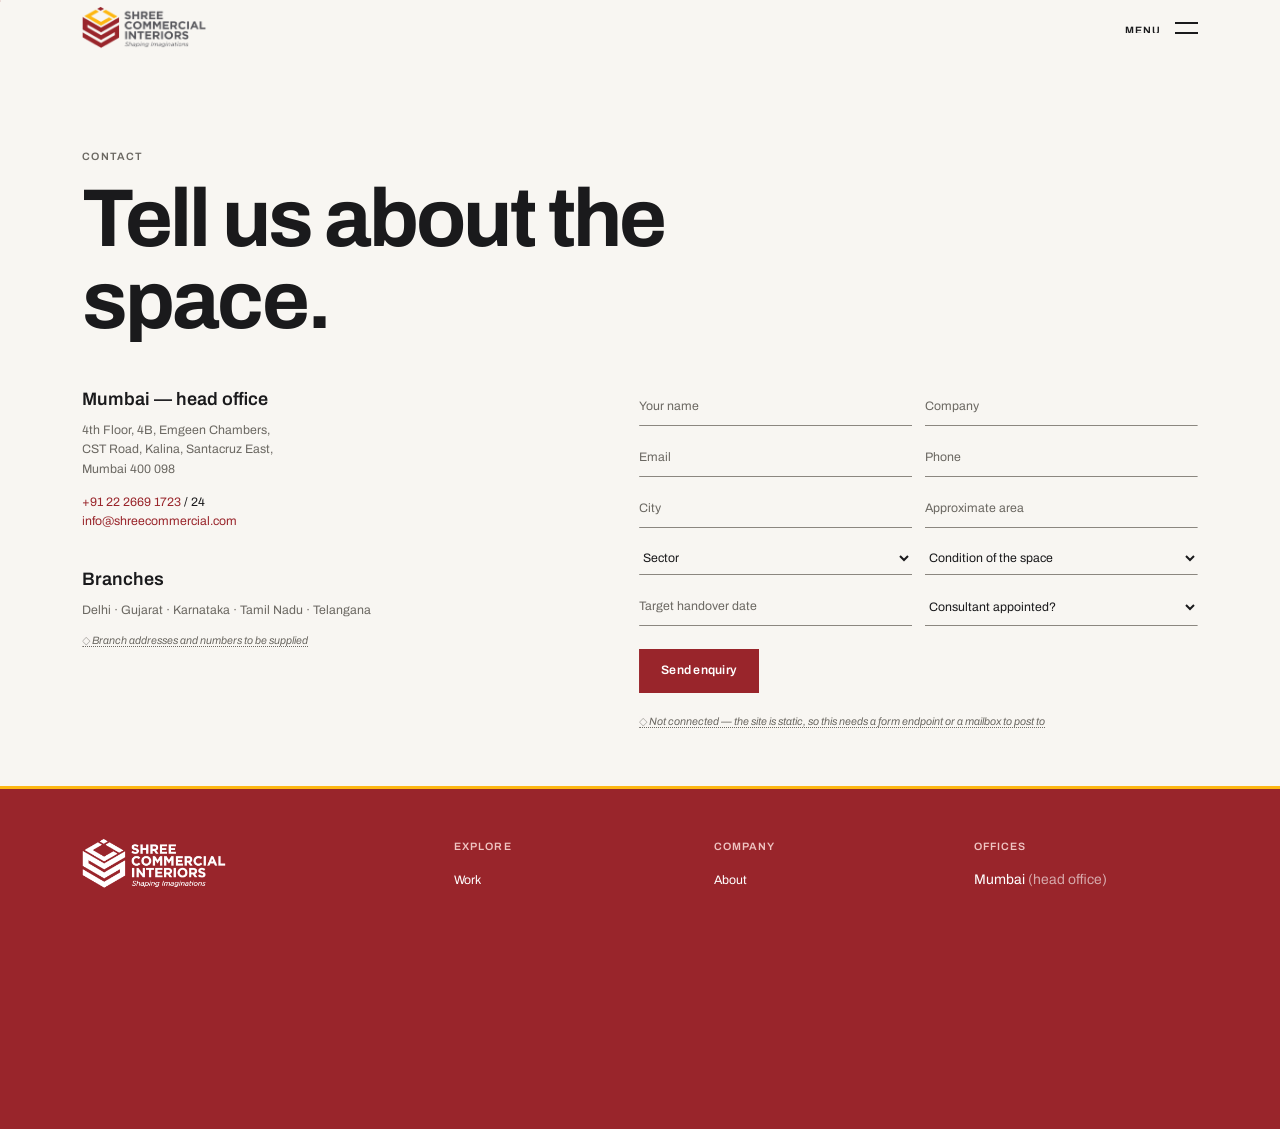
<file: contact.html>
<!-- GENERATED by tools/build_pages.py from _shell.html + _pages/contact.html — do not hand-edit -->
<!DOCTYPE html>
<html lang="en" data-motion="on">
<head>
<meta charset="utf-8">
<meta name="viewport" content="width=device-width, initial-scale=1">
<title>Contact — SCIPL</title>
<meta name="description" content="Talk to Shree Commercial Interiors about a commercial interior fit-out. Mumbai head office, branches in five states.">
<meta name="robots" content="noindex, nofollow">
<link rel="preconnect" href="https://fonts.googleapis.com">
<link rel="preconnect" href="https://fonts.gstatic.com" crossorigin>
<link href="https://fonts.googleapis.com/css2?family=Archivo:wght@400;500;600;700&display=swap" rel="stylesheet">
<link rel="stylesheet" href="assets/css/theme.css">
<link rel="stylesheet" href="assets/css/site.css">
<script>
  /* motion preference before first paint, so nothing animates that shouldn't.
     ?qa=1 is the screenshot rig's switch: it settles the page into its resting
     state (no intro, no transition veil, no entrances mid-flight) so a headless
     capture is deterministic and photographs the design rather than a frame of
     its animation. See tools/shots.ps1. */
  var _q = new URLSearchParams(location.search);
  var _qa = _q.get('qa') === '1';
  if (_qa) document.documentElement.dataset.qa = '1';
  document.documentElement.dataset.motion =
    _qa ? 'off' : (localStorage.getItem('scipl.motion') || 'on');

  /* ⭐ The intro decision is made HERE, in the head, before the first paint —
     not in motion.js at DOMContentLoaded. Deciding it later means the page
     paints, and only then does the curtain drop over it, which reads as a flash
     of the site followed by a loader: the exact opposite of the effect.
     ?intro=1 forces it, which is how to see it again without a new tab. */
  try {
    var _force = _q.get('intro') === '1';
    var _skip = _qa
      || (localStorage.getItem('scipl.motion') || 'on') === 'off'
      || matchMedia('(prefers-reduced-motion: reduce)').matches
      || (!_force && sessionStorage.getItem('scipl.intro') === '1');
    if (!_skip) {
      document.documentElement.dataset.intro = '1';
      sessionStorage.setItem('scipl.intro', '1');
    }
  } catch (e) { /* storage blocked: simply no intro */ }
</script>
</head>
<body data-page="contact">

<a class="skip" href="#main">Skip to content</a>
<div class="progress" aria-hidden="true"></div>
<div class="cur" aria-hidden="true"><span class="cur__x"></span><span class="cur__lbl"></span></div>

<!-- ===================== INTRO ======================
     Once per session, hard-capped, skipped under reduced motion. The document
     below it is complete the whole time — see the note in site.css. -->
<div class="load" role="presentation">
  <div class="load__panel load__panel--a"></div>
  <div class="load__panel load__panel--b"></div>
  <div class="load__in">
    <img class="load__logo" src="assets/brand/scipl-logo.png" width="525" height="184" alt="">
    <span class="load__wm">Shaping imaginations since 2006</span>
  </div>
  <div class="load__n"><b>00</b><sup>%</sup></div>
  <div class="load__track"><i></i></div>
</div>

<!-- ===================== HEADER ===================== -->
<header class="hdr">
  <div class="wrap hdr__in">
    <!-- The real lockup from the client's deck, in two variants: the colour one
         for paper, a knockout for when the header sits over a photograph or the
         menu is open. See tools/build_brand_assets.py. -->
    <a class="brand" href="index.html" data-nav aria-label="Shree Commercial Interiors — home">
      <img class="brand__c" src="assets/brand/scipl-logo.png" width="525" height="184"
           alt="Shree Commercial Interiors">
      <img class="brand__w" src="assets/brand/scipl-logo-white.png" width="525" height="184"
           alt="" aria-hidden="true">
    </a>

    <button class="burger" aria-label="Menu" aria-expanded="false" aria-controls="menu">
      <span class="burger__lbl"><i>Menu</i><i>Menu</i></span>
      <span class="burger__bars" aria-hidden="true"><i></i><i></i></span>
    </button>
  </div>
</header>

<!-- ===================== MENU ======================
     The whole navigation, at every width. Every entry is a standalone page. -->
<nav class="menu" id="menu" aria-label="Primary" aria-hidden="true">
  <div class="menu__in">
    <ul class="menu__list">
      <li><a href="work.html" data-nav data-view="assets/img/ultratech-ahura-center-mumbai/01-880.jpg"><span class="n">01</span><span class="t">Work</span></a></li>
      <li><a href="capabilities.html" data-nav data-view="assets/img/tesla-service-center-mumbai/03-880.jpg"><span class="n">02</span><span class="t">Capabilities</span></a></li>
      <li><a href="sectors.html" data-nav data-view="assets/img/sparsh-hospital-hennur-bangalore/01-880.jpg"><span class="n">03</span><span class="t">Sectors</span></a></li>
      <li><a href="about.html" data-nav data-view="assets/img/knight-frank-office-bangalore/05-880.jpg"><span class="n">04</span><span class="t">About</span></a></li>
      <li><a href="credentials.html" data-nav data-view="assets/img/cpl-mumbai/02-880.jpg"><span class="n">05</span><span class="t">Credentials</span></a></li>
      <li><a href="contact.html" data-nav data-view="assets/img/phoenix-centaurus-hyderabad/01-880.jpg"><span class="n">06</span><span class="t">Contact</span></a></li>
    </ul>
    <div class="menu__view" aria-hidden="true"></div>
    <div class="menu__foot">
      <p class="meta">Mumbai · Delhi · Gujarat · Karnataka · Tamil Nadu · Telangana</p>
      <p><a class="u" href="tel:+912226691723">+91 22 2669 1723</a> &nbsp;·&nbsp;
         <a class="u" href="mailto:info@shreecommercial.com">info@shreecommercial.com</a></p>
    </div>
  </div>
</nav>

<main id="main">
<section class="section" style="padding-top:calc(var(--header-h) + var(--section-y))">
  <div class="wrap">
    <div class="ph__title">
      <p class="meta">Contact</p>
      <h1 class="display" style="margin-top:var(--space-4);max-width:14ch">Tell us about the space.</h1>
    </div>

    <div class="cta" style="margin-top:var(--space-6)">
      <div class="rv">
        <h4>Mumbai — head office</h4>
        <p class="muted" style="margin-top:var(--space-3);font-size:var(--fs-small);max-width:30ch">
          4th Floor, 4B, Emgeen Chambers, CST Road, Kalina, Santacruz East, Mumbai 400 098</p>
        <p style="margin-top:var(--space-4);font-size:var(--fs-small)">
          <a class="u" href="tel:+912226691723">+91 22 2669 1723</a> / 24<br>
          <a class="u" href="mailto:info@shreecommercial.com">info@shreecommercial.com</a></p>

        <h4 style="margin-top:var(--space-7)">Branches</h4>
        <p class="muted" style="margin-top:var(--space-3);font-size:var(--fs-small)">
          Delhi · Gujarat · Karnataka · Tamil Nadu · Telangana</p>
        <p class="muted" style="margin-top:var(--space-2);font-size:var(--fs-meta)">
          <span class="awaiting" title="Placeholder — awaiting content from SCIPL">Branch addresses and numbers to be supplied</span></p>
      </div>

      <!-- ⭐ A structured brief, not Name / Email / Message. These are the eight
           things that decide whether the first call back is an informed one, and
           asking for them is itself a signal of how the contract will run. -->
      <form class="form rv" novalidate>
        <div class="form__row">
          <input type="text" placeholder="Your name" aria-label="Your name" required>
          <input type="text" placeholder="Company" aria-label="Company">
        </div>
        <div class="form__row">
          <input type="email" placeholder="Email" aria-label="Email" required>
          <input type="tel" placeholder="Phone" aria-label="Phone">
        </div>
        <div class="form__row">
          <input type="text" placeholder="City" aria-label="City">
          <input type="text" placeholder="Approximate area" aria-label="Approximate area">
        </div>
        <div class="form__row">
          <select aria-label="Sector">
            <option value="">Sector</option><option>Corporate office</option><option>BFSI</option>
            <option>Healthcare</option><option>Automotive</option><option>Hospitality</option>
            <option>Retail &amp; commercial</option><option>Industrial</option>
          </select>
          <select aria-label="Condition of the space">
            <option value="">Condition of the space</option><option>Bare shell</option>
            <option>Warm shell</option><option>Existing fit-out, live</option>
            <option>Existing fit-out, vacant</option>
          </select>
        </div>
        <div class="form__row">
          <input type="text" placeholder="Target handover date" aria-label="Target handover date">
          <select aria-label="Consultant appointed">
            <option value="">Consultant appointed?</option><option>Architect appointed</option>
            <option>PMC appointed</option><option>Not yet</option>
          </select>
        </div>
        <button class="btn btn--primary" type="submit" style="justify-self:start;margin-top:var(--space-3)">Send enquiry</button>
        <p id="form-note" style="margin-top:var(--space-2);font-size:var(--fs-meta)">
          <span class="awaiting" title="Placeholder — awaiting content from SCIPL">Not connected — the site is static, so this needs a form endpoint or a mailbox to post to</span></p>
      </form>
    </div>
  </div>
</section>

<script>
  document.querySelector('.form').addEventListener('submit', e => {
    e.preventDefault();
    document.getElementById('form-note').textContent =
      'Prototype — nothing was sent. A form endpoint is still to be decided.';
  });
</script>
</main>

<!-- ===================== FOOTER ===================== -->
<footer class="ftr">
  <div class="wrap">
    <div class="ftr__cols">
      <div>
        <a class="brand brand--solo" href="index.html" data-nav>
          <img class="brand__w" src="assets/brand/scipl-logo-white.png" width="525" height="184"
               alt="Shree Commercial Interiors">
        </a>
        <p style="margin-top:var(--space-5);max-width:32ch">
          4th Floor, 4B, Emgeen Chambers, CST Road, Kalina, Santacruz East, Mumbai 400 098<br>
          <a class="u" href="tel:+912226691723">+91 22 2669 1723</a> ·
          <a class="u" href="mailto:info@shreecommercial.com">info@shreecommercial.com</a>
        </p>
      </div>
      <div><h5>Explore</h5><ul>
        <li><a class="u" href="work.html" data-nav>Work</a></li>
        <li><a class="u" href="capabilities.html" data-nav>Capabilities</a></li>
        <li><a class="u" href="sectors.html" data-nav>Sectors</a></li>
      </ul></div>
      <div><h5>Company</h5><ul>
        <li><a class="u" href="about.html" data-nav>About</a></li>
        <li><a class="u" href="credentials.html" data-nav>Credentials</a></li>
        <li><a class="u" href="contact.html" data-nav>Contact</a></li>
      </ul></div>
      <div><h5>Offices</h5><ul>
        <li>Mumbai <span style="opacity:.6">(head office)</span></li>
        <li>Delhi</li><li>Gujarat</li><li>Karnataka</li><li>Tamil Nadu</li><li>Telangana</li>
      </ul></div>
    </div>
    <div class="ftr__base">
      <span>&copy; <span data-year></span> Shree Commercial Interiors Pvt. Ltd. · Incorporated February 2006</span>
      <span>Site in development</span>
    </div>
  </div>
</footer>

<script src="assets/vendor/gsap.min.js"></script>
<script src="assets/vendor/ScrollTrigger.min.js"></script>
<script src="assets/vendor/lenis.min.js"></script>
<script src="data/site-data.js"></script>
<script src="data/hero.js"></script>
<script src="data/logos.js"></script>
<script src="data/corrections.js"></script>
<script src="assets/js/motion.js"></script>
<script src="assets/js/site.js"></script>
</body>
</html>
</file>
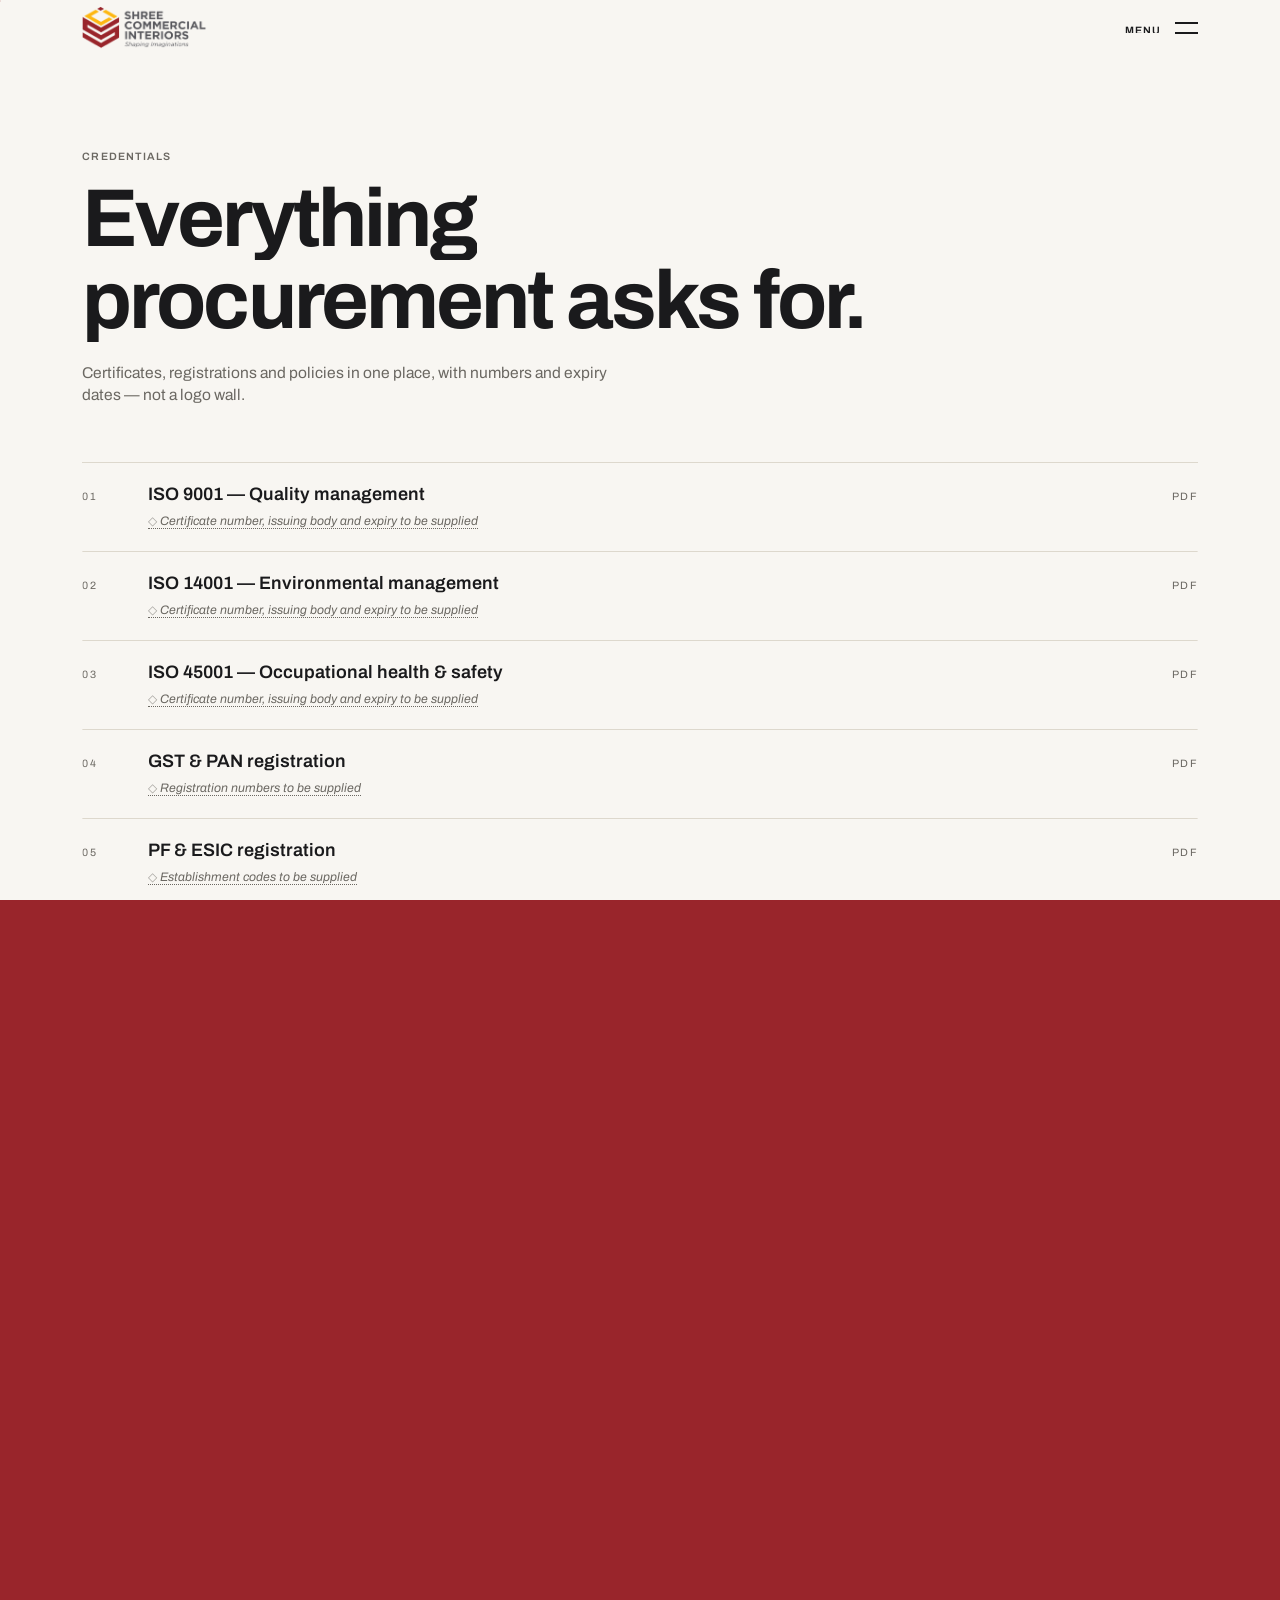
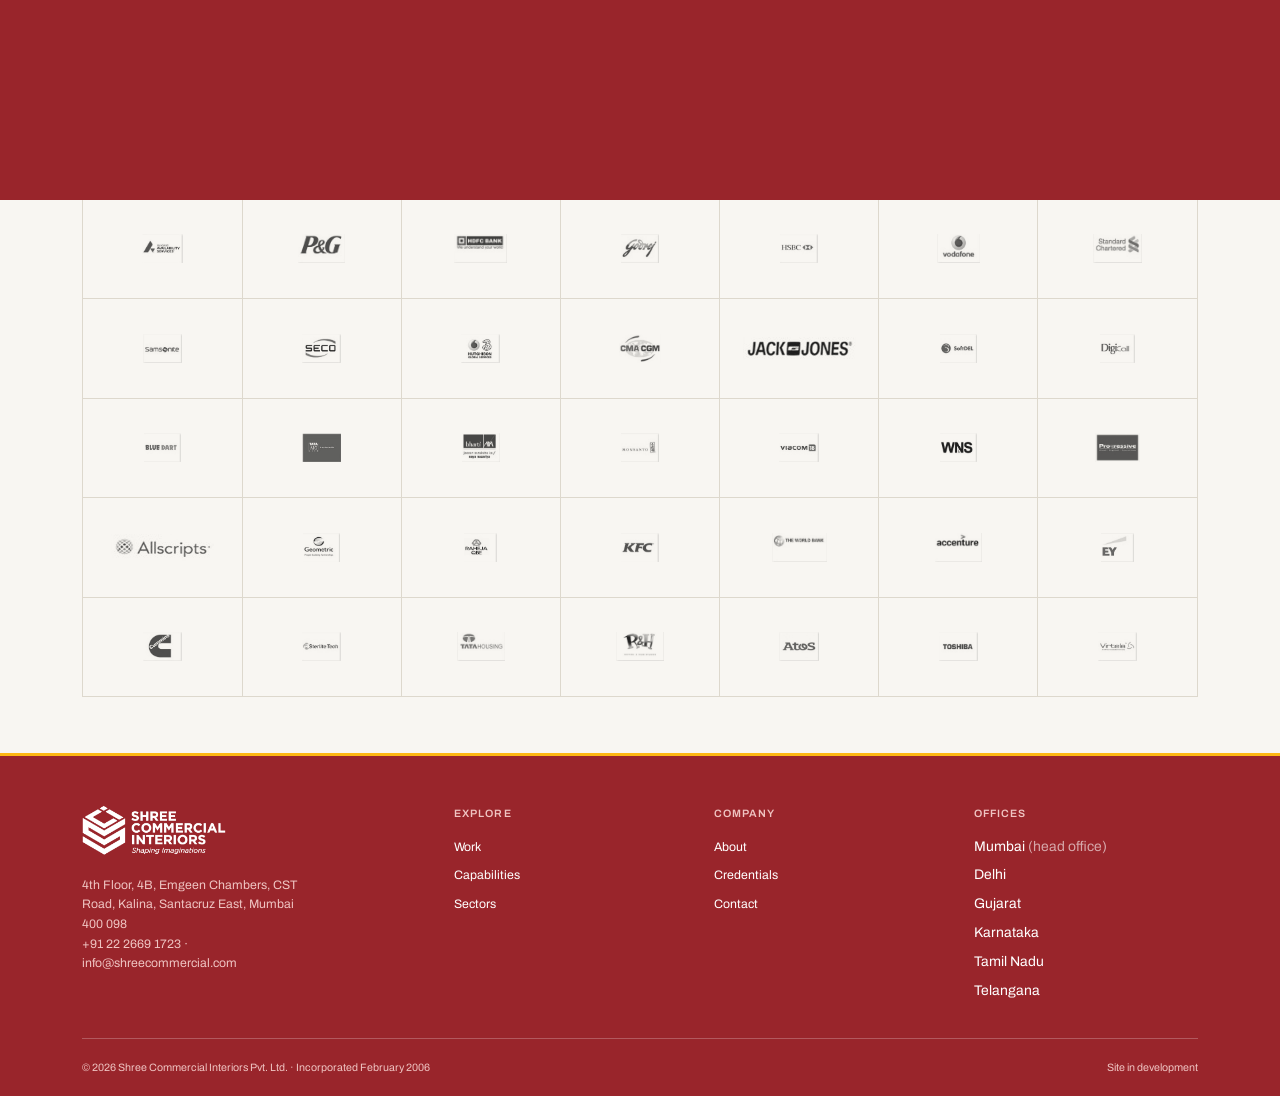
<file: credentials.html>
<!-- GENERATED by tools/build_pages.py from _shell.html + _pages/credentials.html — do not hand-edit -->
<!DOCTYPE html>
<html lang="en" data-motion="on">
<head>
<meta charset="utf-8">
<meta name="viewport" content="width=device-width, initial-scale=1">
<title>Credentials — SCIPL</title>
<meta name="description" content="ISO certification, statutory registrations, insurances and safety record for Shree Commercial Interiors Pvt. Ltd.">
<meta name="robots" content="noindex, nofollow">
<link rel="preconnect" href="https://fonts.googleapis.com">
<link rel="preconnect" href="https://fonts.gstatic.com" crossorigin>
<link href="https://fonts.googleapis.com/css2?family=Archivo:wght@400;500;600;700&display=swap" rel="stylesheet">
<link rel="stylesheet" href="assets/css/theme.css">
<link rel="stylesheet" href="assets/css/site.css">
<script>
  /* motion preference before first paint, so nothing animates that shouldn't.
     ?qa=1 is the screenshot rig's switch: it settles the page into its resting
     state (no intro, no transition veil, no entrances mid-flight) so a headless
     capture is deterministic and photographs the design rather than a frame of
     its animation. See tools/shots.ps1. */
  var _q = new URLSearchParams(location.search);
  var _qa = _q.get('qa') === '1';
  if (_qa) document.documentElement.dataset.qa = '1';
  document.documentElement.dataset.motion =
    _qa ? 'off' : (localStorage.getItem('scipl.motion') || 'on');

  /* ⭐ The intro decision is made HERE, in the head, before the first paint —
     not in motion.js at DOMContentLoaded. Deciding it later means the page
     paints, and only then does the curtain drop over it, which reads as a flash
     of the site followed by a loader: the exact opposite of the effect.
     ?intro=1 forces it, which is how to see it again without a new tab. */
  try {
    var _force = _q.get('intro') === '1';
    var _skip = _qa
      || (localStorage.getItem('scipl.motion') || 'on') === 'off'
      || matchMedia('(prefers-reduced-motion: reduce)').matches
      || (!_force && sessionStorage.getItem('scipl.intro') === '1');
    if (!_skip) {
      document.documentElement.dataset.intro = '1';
      sessionStorage.setItem('scipl.intro', '1');
    }
  } catch (e) { /* storage blocked: simply no intro */ }
</script>
</head>
<body data-page="credentials">

<a class="skip" href="#main">Skip to content</a>
<div class="progress" aria-hidden="true"></div>
<div class="cur" aria-hidden="true"><span class="cur__x"></span><span class="cur__lbl"></span></div>

<!-- ===================== INTRO ======================
     Once per session, hard-capped, skipped under reduced motion. The document
     below it is complete the whole time — see the note in site.css. -->
<div class="load" role="presentation">
  <div class="load__panel load__panel--a"></div>
  <div class="load__panel load__panel--b"></div>
  <div class="load__in">
    <img class="load__logo" src="assets/brand/scipl-logo.png" width="525" height="184" alt="">
    <span class="load__wm">Shaping imaginations since 2006</span>
  </div>
  <div class="load__n"><b>00</b><sup>%</sup></div>
  <div class="load__track"><i></i></div>
</div>

<!-- ===================== HEADER ===================== -->
<header class="hdr">
  <div class="wrap hdr__in">
    <!-- The real lockup from the client's deck, in two variants: the colour one
         for paper, a knockout for when the header sits over a photograph or the
         menu is open. See tools/build_brand_assets.py. -->
    <a class="brand" href="index.html" data-nav aria-label="Shree Commercial Interiors — home">
      <img class="brand__c" src="assets/brand/scipl-logo.png" width="525" height="184"
           alt="Shree Commercial Interiors">
      <img class="brand__w" src="assets/brand/scipl-logo-white.png" width="525" height="184"
           alt="" aria-hidden="true">
    </a>

    <button class="burger" aria-label="Menu" aria-expanded="false" aria-controls="menu">
      <span class="burger__lbl"><i>Menu</i><i>Menu</i></span>
      <span class="burger__bars" aria-hidden="true"><i></i><i></i></span>
    </button>
  </div>
</header>

<!-- ===================== MENU ======================
     The whole navigation, at every width. Every entry is a standalone page. -->
<nav class="menu" id="menu" aria-label="Primary" aria-hidden="true">
  <div class="menu__in">
    <ul class="menu__list">
      <li><a href="work.html" data-nav data-view="assets/img/ultratech-ahura-center-mumbai/01-880.jpg"><span class="n">01</span><span class="t">Work</span></a></li>
      <li><a href="capabilities.html" data-nav data-view="assets/img/tesla-service-center-mumbai/03-880.jpg"><span class="n">02</span><span class="t">Capabilities</span></a></li>
      <li><a href="sectors.html" data-nav data-view="assets/img/sparsh-hospital-hennur-bangalore/01-880.jpg"><span class="n">03</span><span class="t">Sectors</span></a></li>
      <li><a href="about.html" data-nav data-view="assets/img/knight-frank-office-bangalore/05-880.jpg"><span class="n">04</span><span class="t">About</span></a></li>
      <li><a href="credentials.html" data-nav data-view="assets/img/cpl-mumbai/02-880.jpg"><span class="n">05</span><span class="t">Credentials</span></a></li>
      <li><a href="contact.html" data-nav data-view="assets/img/phoenix-centaurus-hyderabad/01-880.jpg"><span class="n">06</span><span class="t">Contact</span></a></li>
    </ul>
    <div class="menu__view" aria-hidden="true"></div>
    <div class="menu__foot">
      <p class="meta">Mumbai · Delhi · Gujarat · Karnataka · Tamil Nadu · Telangana</p>
      <p><a class="u" href="tel:+912226691723">+91 22 2669 1723</a> &nbsp;·&nbsp;
         <a class="u" href="mailto:info@shreecommercial.com">info@shreecommercial.com</a></p>
    </div>
  </div>
</nav>

<main id="main">
<section class="section" style="padding-top:calc(var(--header-h) + var(--section-y))">
  <div class="wrap">
    <div class="ph__title">
      <p class="meta">Credentials</p>
      <h1 class="display" style="margin-top:var(--space-4);max-width:16ch">Everything procurement asks for.</h1>
      <p class="lead muted" style="margin-top:var(--space-5)">Certificates, registrations and
        policies in one place, with numbers and expiry dates — not a logo wall.</p>
    </div>

    <!-- ⭐ The procurement pack. Ranked first of the thirteen additions absent
         from all four reference sites: a Bosch or L&T vendor questionnaire asks
         for exactly this list, and every item here is blocked on SCIPL supplying
         the document. Nothing is stated as held until it is. -->
    <div class="rows" style="margin-top:var(--space-7)">
      <div class="row rv"><span class="row__n">01</span>
        <span class="row__t"><h4>ISO 9001 — Quality management</h4>
          <p><span class="awaiting" title="Placeholder — awaiting content from SCIPL">Certificate number, issuing body and expiry to be supplied</span></p></span>
        <span class="row__x">PDF</span></div>
      <div class="row rv"><span class="row__n">02</span>
        <span class="row__t"><h4>ISO 14001 — Environmental management</h4>
          <p><span class="awaiting" title="Placeholder — awaiting content from SCIPL">Certificate number, issuing body and expiry to be supplied</span></p></span>
        <span class="row__x">PDF</span></div>
      <div class="row rv"><span class="row__n">03</span>
        <span class="row__t"><h4>ISO 45001 — Occupational health &amp; safety</h4>
          <p><span class="awaiting" title="Placeholder — awaiting content from SCIPL">Certificate number, issuing body and expiry to be supplied</span></p></span>
        <span class="row__x">PDF</span></div>
      <div class="row rv"><span class="row__n">04</span>
        <span class="row__t"><h4>GST &amp; PAN registration</h4>
          <p><span class="awaiting" title="Placeholder — awaiting content from SCIPL">Registration numbers to be supplied</span></p></span>
        <span class="row__x">PDF</span></div>
      <div class="row rv"><span class="row__n">05</span>
        <span class="row__t"><h4>PF &amp; ESIC registration</h4>
          <p><span class="awaiting" title="Placeholder — awaiting content from SCIPL">Establishment codes to be supplied</span></p></span>
        <span class="row__x">PDF</span></div>
      <div class="row rv"><span class="row__n">06</span>
        <span class="row__t"><h4>Insurances</h4>
          <p><span class="awaiting" title="Placeholder — awaiting content from SCIPL">Contractor’s all-risk, workmen’s compensation and third-party cover — policy numbers and sums insured to be supplied</span></p></span>
        <span class="row__x">PDF</span></div>
      <div class="row rv"><span class="row__n">07</span>
        <span class="row__t"><h4>Safety policy &amp; record</h4>
          <p><span class="awaiting" title="Placeholder — awaiting content from SCIPL">Safe man-hours and lost-time-injury record to be supplied — worth more to a corporate buyer than any design award</span></p></span>
        <span class="row__x">PDF</span></div>
    </div>
  </div>
</section>

<section class="section field">
  <svg class="field__mark" viewBox="0 0 240 176" fill="none" aria-hidden="true">
    <path fill="currentColor" d="M120 26 186 49v22l-66 23-66-23V49z"/>
    <path fill="currentColor" d="M120 96 202 68v26l-82 28-82-28V68z"/>
    <path fill="currentColor" d="M120 132 202 104v26l-82 28-82-28v-26z"/>
  </svg>
  <div class="wrap">
    <span class="bar" aria-hidden="true"></span>
    <h2 style="max-width:22ch">One dated ZIP, everything inside.</h2>
    <p class="muted" style="margin-top:var(--space-5);max-width:46ch">
      <span class="awaiting" title="Placeholder — awaiting content from SCIPL">The full pack becomes downloadable once SCIPL supplies the documents above</span>
    </p>
  </div>
</section>

<section class="section">
  <div class="wrap">
    <div class="sec-head">
      <div class="sec-head__l">
        <span class="bar" aria-hidden="true"></span>
        <h2>Clients</h2>
      </div>
    </div>
    <div class="logos logos--grid"></div>
  </div>
</section>
</main>

<!-- ===================== FOOTER ===================== -->
<footer class="ftr">
  <div class="wrap">
    <div class="ftr__cols">
      <div>
        <a class="brand brand--solo" href="index.html" data-nav>
          <img class="brand__w" src="assets/brand/scipl-logo-white.png" width="525" height="184"
               alt="Shree Commercial Interiors">
        </a>
        <p style="margin-top:var(--space-5);max-width:32ch">
          4th Floor, 4B, Emgeen Chambers, CST Road, Kalina, Santacruz East, Mumbai 400 098<br>
          <a class="u" href="tel:+912226691723">+91 22 2669 1723</a> ·
          <a class="u" href="mailto:info@shreecommercial.com">info@shreecommercial.com</a>
        </p>
      </div>
      <div><h5>Explore</h5><ul>
        <li><a class="u" href="work.html" data-nav>Work</a></li>
        <li><a class="u" href="capabilities.html" data-nav>Capabilities</a></li>
        <li><a class="u" href="sectors.html" data-nav>Sectors</a></li>
      </ul></div>
      <div><h5>Company</h5><ul>
        <li><a class="u" href="about.html" data-nav>About</a></li>
        <li><a class="u" href="credentials.html" data-nav>Credentials</a></li>
        <li><a class="u" href="contact.html" data-nav>Contact</a></li>
      </ul></div>
      <div><h5>Offices</h5><ul>
        <li>Mumbai <span style="opacity:.6">(head office)</span></li>
        <li>Delhi</li><li>Gujarat</li><li>Karnataka</li><li>Tamil Nadu</li><li>Telangana</li>
      </ul></div>
    </div>
    <div class="ftr__base">
      <span>&copy; <span data-year></span> Shree Commercial Interiors Pvt. Ltd. · Incorporated February 2006</span>
      <span>Site in development</span>
    </div>
  </div>
</footer>

<script src="assets/vendor/gsap.min.js"></script>
<script src="assets/vendor/ScrollTrigger.min.js"></script>
<script src="assets/vendor/lenis.min.js"></script>
<script src="data/site-data.js"></script>
<script src="data/hero.js"></script>
<script src="data/logos.js"></script>
<script src="data/corrections.js"></script>
<script src="assets/js/motion.js"></script>
<script src="assets/js/site.js"></script>
</body>
</html>
</file>
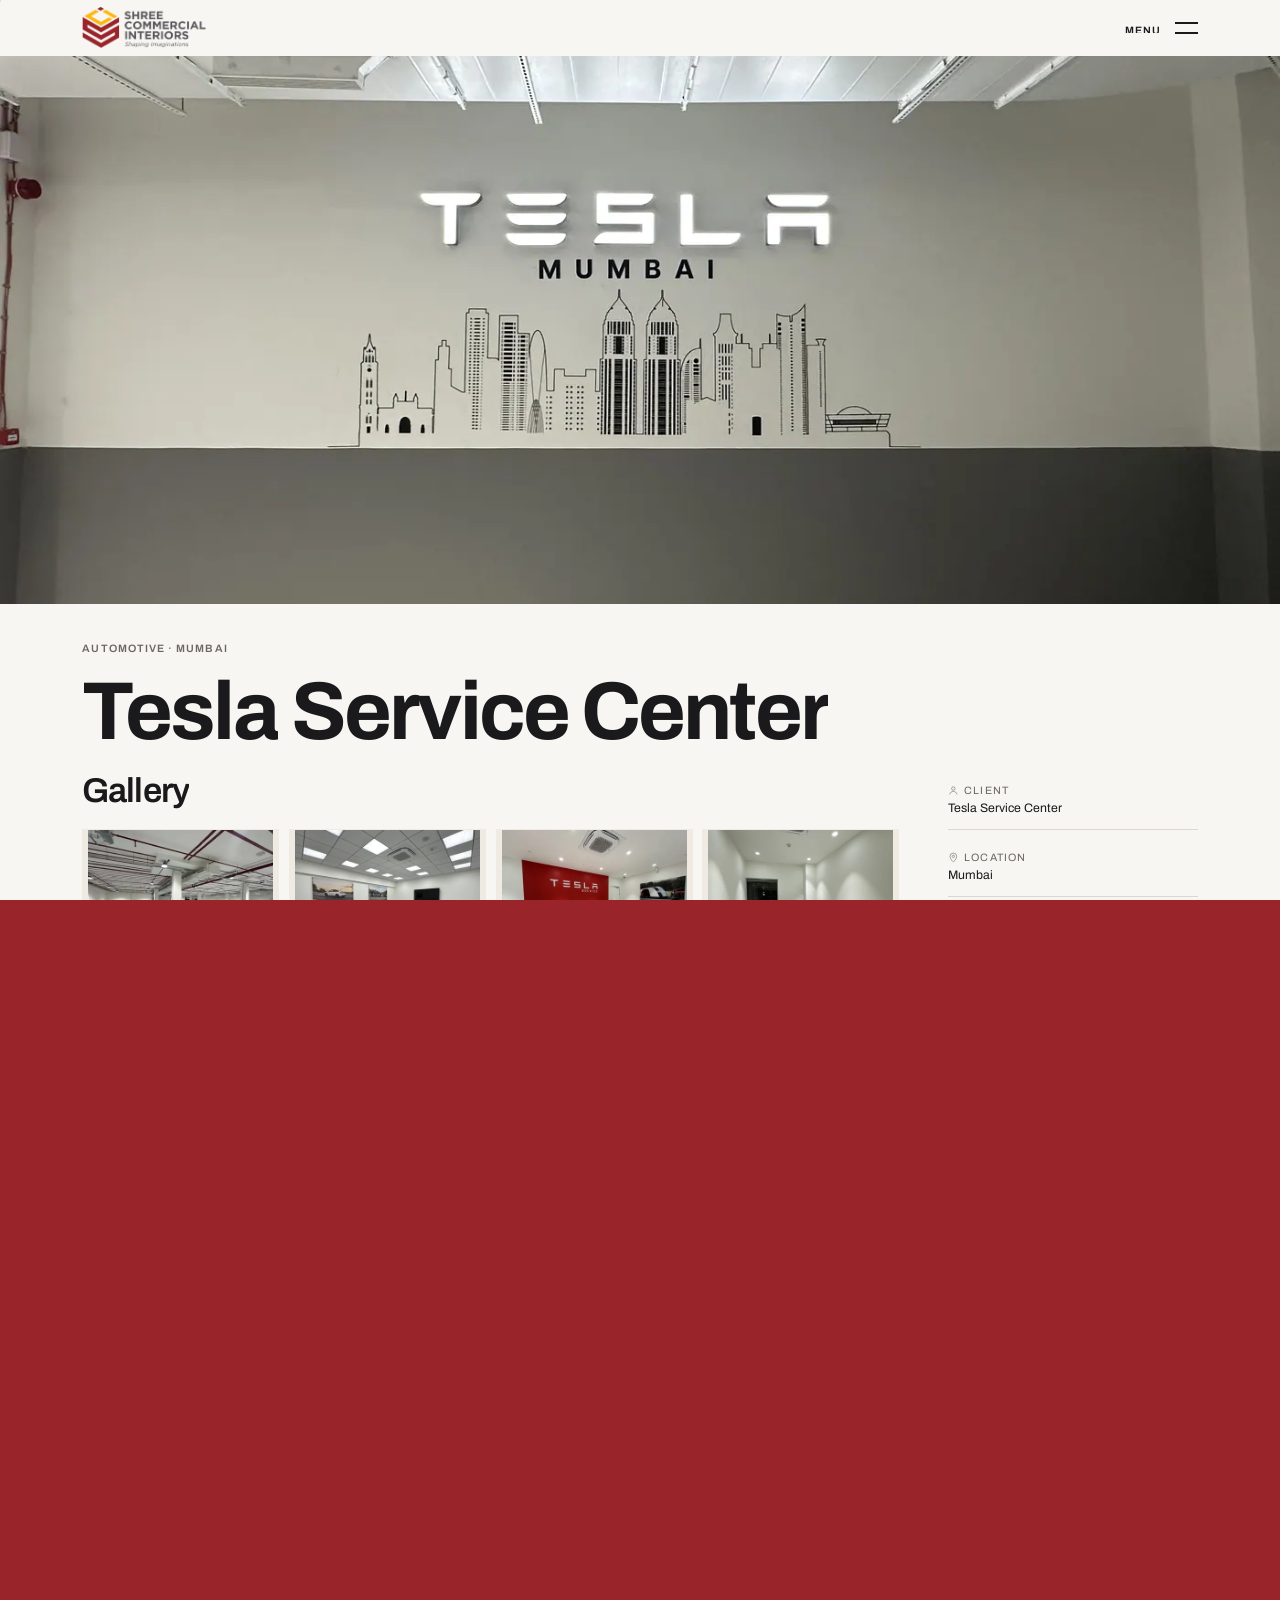
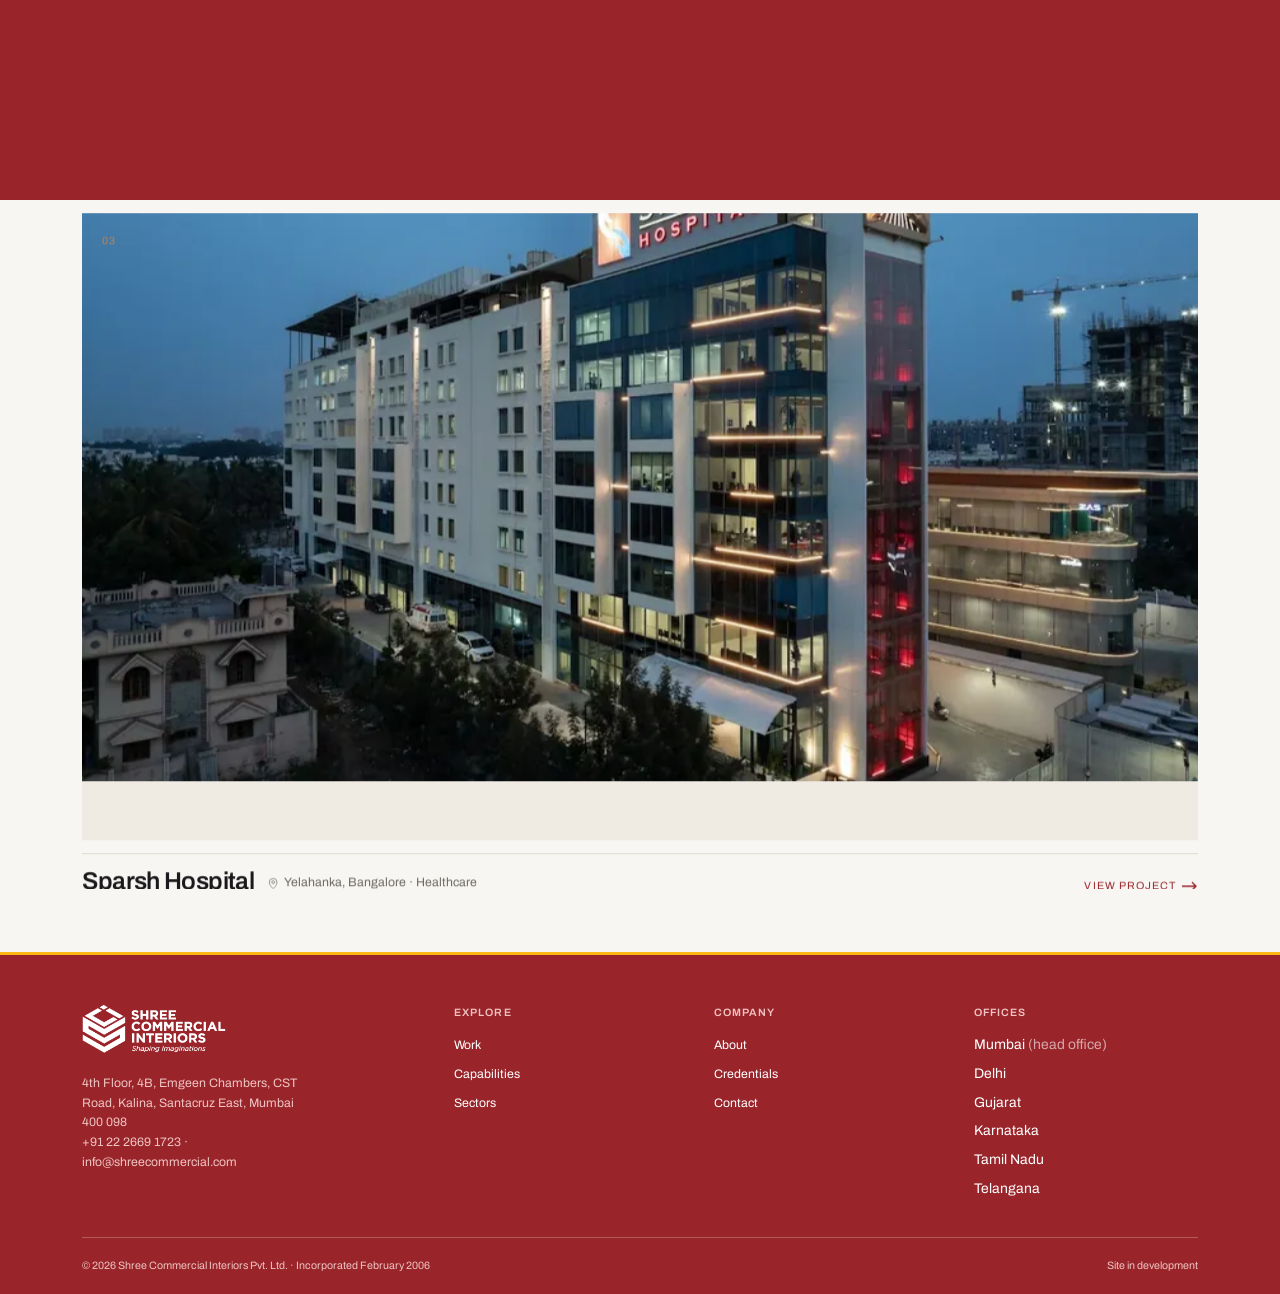
<file: project.html>
<!-- GENERATED by tools/build_pages.py from _shell.html + _pages/project.html — do not hand-edit -->
<!DOCTYPE html>
<html lang="en" data-motion="on">
<head>
<meta charset="utf-8">
<meta name="viewport" content="width=device-width, initial-scale=1">
<title>Project — SCIPL</title>
<meta name="description" content="A commercial interior fit-out delivered by Shree Commercial Interiors.">
<meta name="robots" content="noindex, nofollow">
<link rel="preconnect" href="https://fonts.googleapis.com">
<link rel="preconnect" href="https://fonts.gstatic.com" crossorigin>
<link href="https://fonts.googleapis.com/css2?family=Archivo:wght@400;500;600;700&display=swap" rel="stylesheet">
<link rel="stylesheet" href="assets/css/theme.css">
<link rel="stylesheet" href="assets/css/site.css">
<script>
  /* motion preference before first paint, so nothing animates that shouldn't.
     ?qa=1 is the screenshot rig's switch: it settles the page into its resting
     state (no intro, no transition veil, no entrances mid-flight) so a headless
     capture is deterministic and photographs the design rather than a frame of
     its animation. See tools/shots.ps1. */
  var _q = new URLSearchParams(location.search);
  var _qa = _q.get('qa') === '1';
  if (_qa) document.documentElement.dataset.qa = '1';
  document.documentElement.dataset.motion =
    _qa ? 'off' : (localStorage.getItem('scipl.motion') || 'on');

  /* ⭐ The intro decision is made HERE, in the head, before the first paint —
     not in motion.js at DOMContentLoaded. Deciding it later means the page
     paints, and only then does the curtain drop over it, which reads as a flash
     of the site followed by a loader: the exact opposite of the effect.
     ?intro=1 forces it, which is how to see it again without a new tab. */
  try {
    var _force = _q.get('intro') === '1';
    var _skip = _qa
      || (localStorage.getItem('scipl.motion') || 'on') === 'off'
      || matchMedia('(prefers-reduced-motion: reduce)').matches
      || (!_force && sessionStorage.getItem('scipl.intro') === '1');
    if (!_skip) {
      document.documentElement.dataset.intro = '1';
      sessionStorage.setItem('scipl.intro', '1');
    }
  } catch (e) { /* storage blocked: simply no intro */ }
</script>
</head>
<body data-page="project">

<a class="skip" href="#main">Skip to content</a>
<div class="progress" aria-hidden="true"></div>
<div class="cur" aria-hidden="true"><span class="cur__x"></span><span class="cur__lbl"></span></div>

<!-- ===================== INTRO ======================
     Once per session, hard-capped, skipped under reduced motion. The document
     below it is complete the whole time — see the note in site.css. -->
<div class="load" role="presentation">
  <div class="load__panel load__panel--a"></div>
  <div class="load__panel load__panel--b"></div>
  <div class="load__in">
    <img class="load__logo" src="assets/brand/scipl-logo.png" width="525" height="184" alt="">
    <span class="load__wm">Shaping imaginations since 2006</span>
  </div>
  <div class="load__n"><b>00</b><sup>%</sup></div>
  <div class="load__track"><i></i></div>
</div>

<!-- ===================== HEADER ===================== -->
<header class="hdr">
  <div class="wrap hdr__in">
    <!-- The real lockup from the client's deck, in two variants: the colour one
         for paper, a knockout for when the header sits over a photograph or the
         menu is open. See tools/build_brand_assets.py. -->
    <a class="brand" href="index.html" data-nav aria-label="Shree Commercial Interiors — home">
      <img class="brand__c" src="assets/brand/scipl-logo.png" width="525" height="184"
           alt="Shree Commercial Interiors">
      <img class="brand__w" src="assets/brand/scipl-logo-white.png" width="525" height="184"
           alt="" aria-hidden="true">
    </a>

    <button class="burger" aria-label="Menu" aria-expanded="false" aria-controls="menu">
      <span class="burger__lbl"><i>Menu</i><i>Menu</i></span>
      <span class="burger__bars" aria-hidden="true"><i></i><i></i></span>
    </button>
  </div>
</header>

<!-- ===================== MENU ======================
     The whole navigation, at every width. Every entry is a standalone page. -->
<nav class="menu" id="menu" aria-label="Primary" aria-hidden="true">
  <div class="menu__in">
    <ul class="menu__list">
      <li><a href="work.html" data-nav data-view="assets/img/ultratech-ahura-center-mumbai/01-880.jpg"><span class="n">01</span><span class="t">Work</span></a></li>
      <li><a href="capabilities.html" data-nav data-view="assets/img/tesla-service-center-mumbai/03-880.jpg"><span class="n">02</span><span class="t">Capabilities</span></a></li>
      <li><a href="sectors.html" data-nav data-view="assets/img/sparsh-hospital-hennur-bangalore/01-880.jpg"><span class="n">03</span><span class="t">Sectors</span></a></li>
      <li><a href="about.html" data-nav data-view="assets/img/knight-frank-office-bangalore/05-880.jpg"><span class="n">04</span><span class="t">About</span></a></li>
      <li><a href="credentials.html" data-nav data-view="assets/img/cpl-mumbai/02-880.jpg"><span class="n">05</span><span class="t">Credentials</span></a></li>
      <li><a href="contact.html" data-nav data-view="assets/img/phoenix-centaurus-hyderabad/01-880.jpg"><span class="n">06</span><span class="t">Contact</span></a></li>
    </ul>
    <div class="menu__view" aria-hidden="true"></div>
    <div class="menu__foot">
      <p class="meta">Mumbai · Delhi · Gujarat · Karnataka · Tamil Nadu · Telangana</p>
      <p><a class="u" href="tel:+912226691723">+91 22 2669 1723</a> &nbsp;·&nbsp;
         <a class="u" href="mailto:info@shreecommercial.com">info@shreecommercial.com</a></p>
    </div>
  </div>
</nav>

<main id="main">
<!-- A project page is a document, not a gallery. It is also the ONLY place on the
     site that carries an area figure — the client asked for measurements to stay
     on pages that describe a project. -->
<section class="ph">
  <div class="fig ph__media" style="aspect-ratio:21/9;margin-top:var(--header-h)"></div>
  <div class="wrap">
    <div class="ph__title">
      <p class="meta" id="p-eyebrow"></p>
      <h1 class="display" id="p-client" style="margin-top:var(--space-4)"></h1>
    </div>
  </div>
</section>

<section class="section" style="padding-top:0">
  <div class="wrap">
    <div class="pcols">
      <div>
        <h2 id="gallery" style="margin:0 0 var(--space-5)">Gallery</h2>
        <div class="gal" id="p-gallery"></div>
      </div>
      <aside class="facts" id="p-facts"></aside>
    </div>
  </div>
</section>

<section class="section">
  <div class="wrap">
    <div class="sec-head">
      <div class="sec-head__l">
        <span class="bar" aria-hidden="true"></span>
        <h2 id="p-next-label">Next project</h2>
      </div>
    </div>
    <div class="plates" id="p-next"></div>
  </div>
</section>
</main>

<!-- ===================== FOOTER ===================== -->
<footer class="ftr">
  <div class="wrap">
    <div class="ftr__cols">
      <div>
        <a class="brand brand--solo" href="index.html" data-nav>
          <img class="brand__w" src="assets/brand/scipl-logo-white.png" width="525" height="184"
               alt="Shree Commercial Interiors">
        </a>
        <p style="margin-top:var(--space-5);max-width:32ch">
          4th Floor, 4B, Emgeen Chambers, CST Road, Kalina, Santacruz East, Mumbai 400 098<br>
          <a class="u" href="tel:+912226691723">+91 22 2669 1723</a> ·
          <a class="u" href="mailto:info@shreecommercial.com">info@shreecommercial.com</a>
        </p>
      </div>
      <div><h5>Explore</h5><ul>
        <li><a class="u" href="work.html" data-nav>Work</a></li>
        <li><a class="u" href="capabilities.html" data-nav>Capabilities</a></li>
        <li><a class="u" href="sectors.html" data-nav>Sectors</a></li>
      </ul></div>
      <div><h5>Company</h5><ul>
        <li><a class="u" href="about.html" data-nav>About</a></li>
        <li><a class="u" href="credentials.html" data-nav>Credentials</a></li>
        <li><a class="u" href="contact.html" data-nav>Contact</a></li>
      </ul></div>
      <div><h5>Offices</h5><ul>
        <li>Mumbai <span style="opacity:.6">(head office)</span></li>
        <li>Delhi</li><li>Gujarat</li><li>Karnataka</li><li>Tamil Nadu</li><li>Telangana</li>
      </ul></div>
    </div>
    <div class="ftr__base">
      <span>&copy; <span data-year></span> Shree Commercial Interiors Pvt. Ltd. · Incorporated February 2006</span>
      <span>Site in development</span>
    </div>
  </div>
</footer>

<script src="assets/vendor/gsap.min.js"></script>
<script src="assets/vendor/ScrollTrigger.min.js"></script>
<script src="assets/vendor/lenis.min.js"></script>
<script src="data/site-data.js"></script>
<script src="data/hero.js"></script>
<script src="data/logos.js"></script>
<script src="data/corrections.js"></script>
<script src="assets/js/motion.js"></script>
<script src="assets/js/site.js"></script>
</body>
</html>
</file>
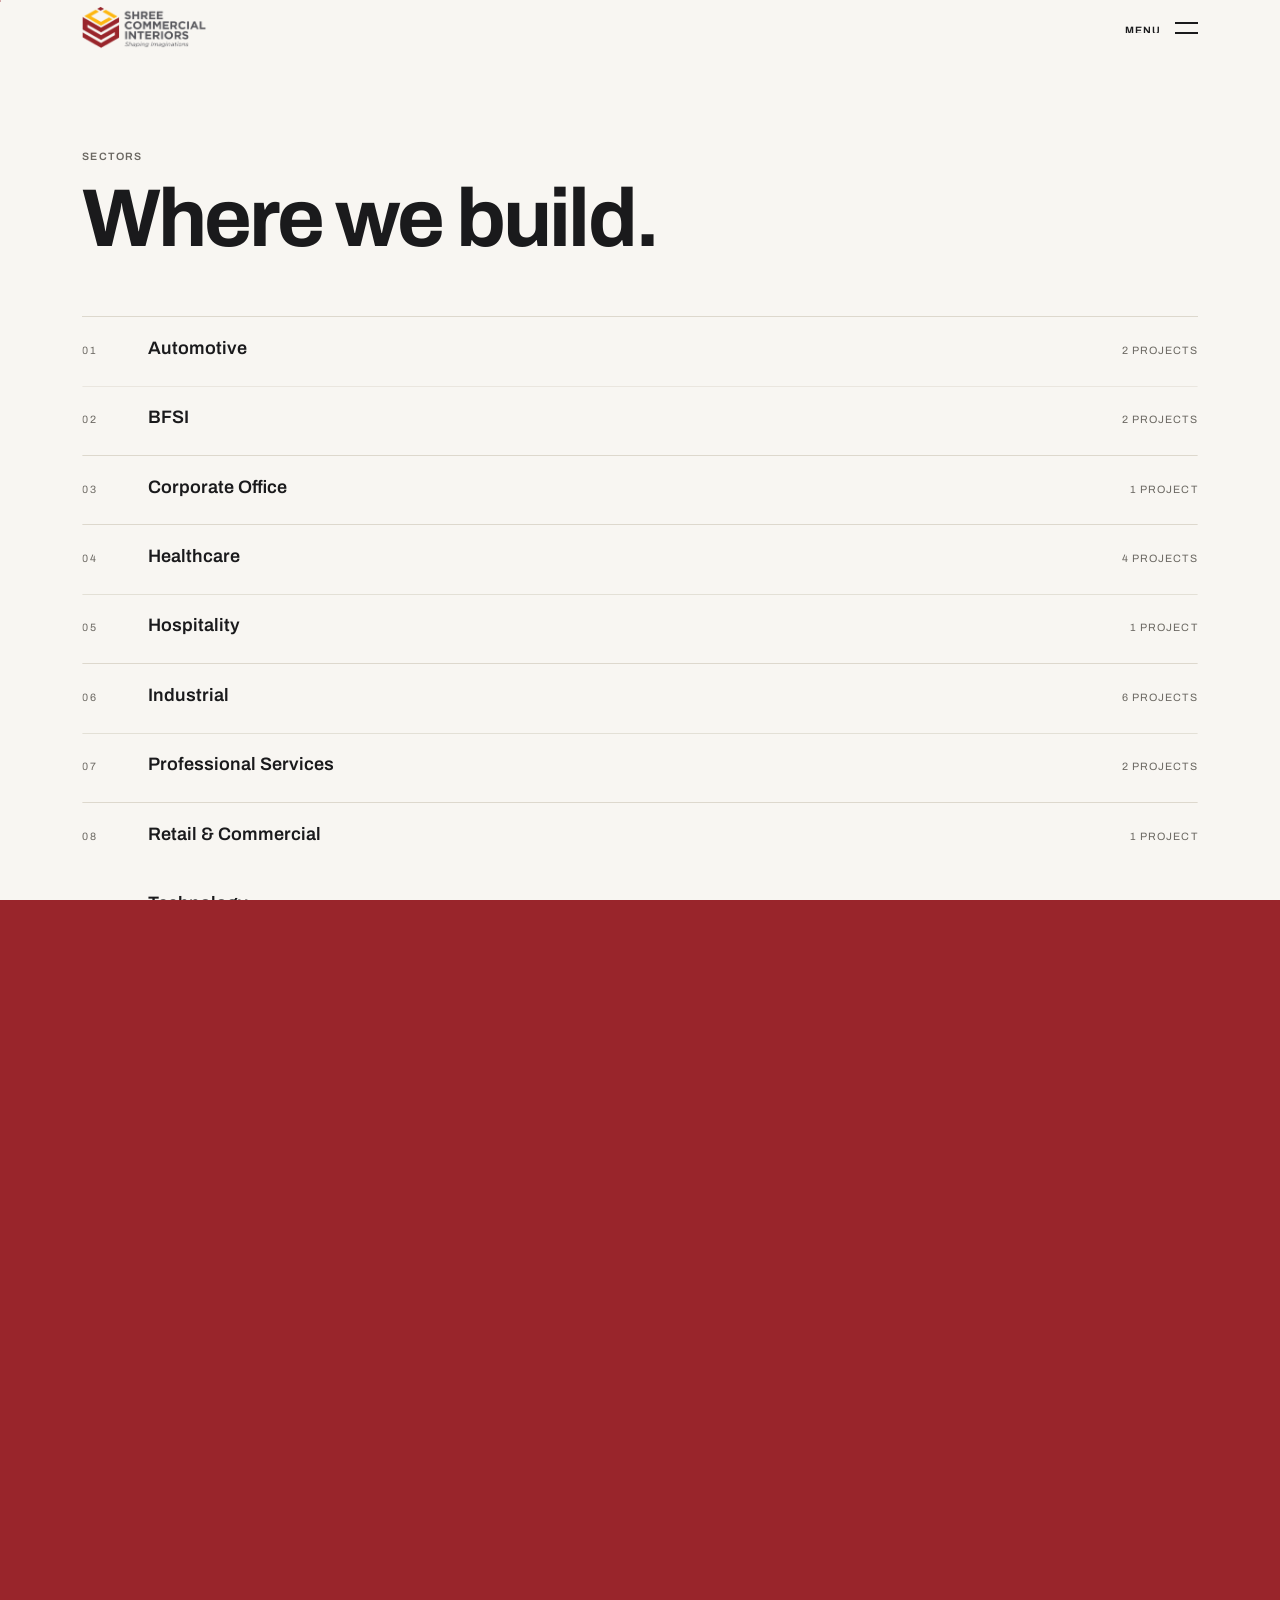
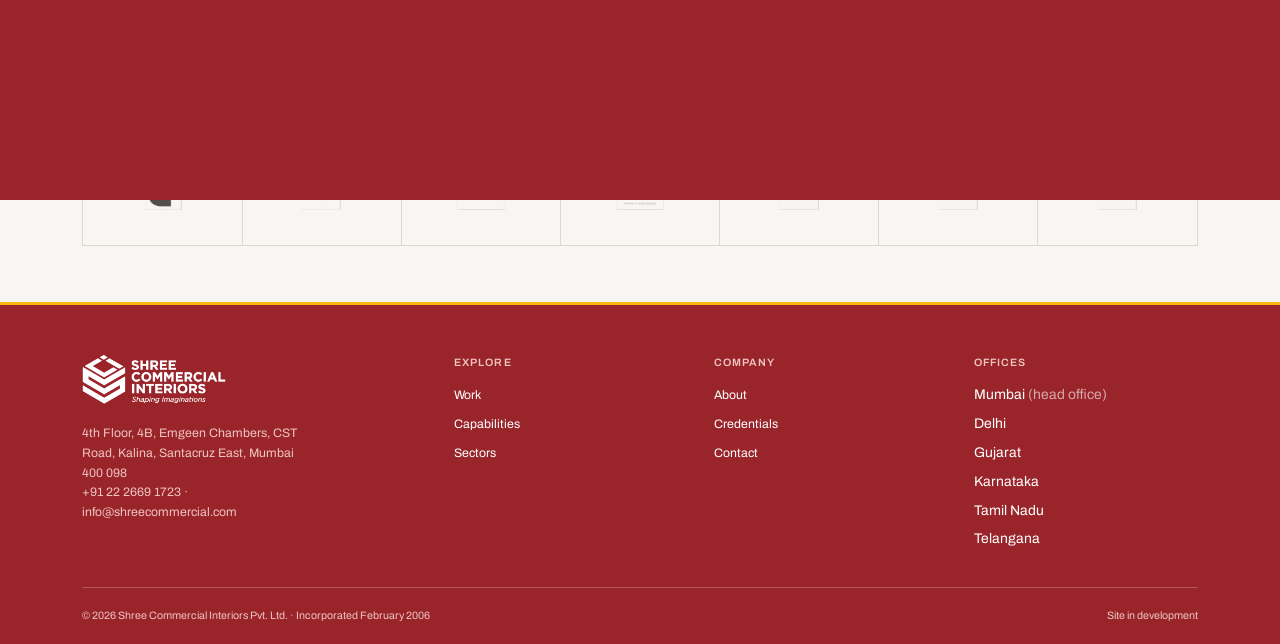
<file: sectors.html>
<!-- GENERATED by tools/build_pages.py from _shell.html + _pages/sectors.html — do not hand-edit -->
<!DOCTYPE html>
<html lang="en" data-motion="on">
<head>
<meta charset="utf-8">
<meta name="viewport" content="width=device-width, initial-scale=1">
<title>Sectors — SCIPL</title>
<meta name="description" content="Corporate offices, BFSI, healthcare, automotive, hospitality, retail and industrial interiors delivered by SCIPL.">
<meta name="robots" content="noindex, nofollow">
<link rel="preconnect" href="https://fonts.googleapis.com">
<link rel="preconnect" href="https://fonts.gstatic.com" crossorigin>
<link href="https://fonts.googleapis.com/css2?family=Archivo:wght@400;500;600;700&display=swap" rel="stylesheet">
<link rel="stylesheet" href="assets/css/theme.css">
<link rel="stylesheet" href="assets/css/site.css">
<script>
  /* motion preference before first paint, so nothing animates that shouldn't.
     ?qa=1 is the screenshot rig's switch: it settles the page into its resting
     state (no intro, no transition veil, no entrances mid-flight) so a headless
     capture is deterministic and photographs the design rather than a frame of
     its animation. See tools/shots.ps1. */
  var _q = new URLSearchParams(location.search);
  var _qa = _q.get('qa') === '1';
  if (_qa) document.documentElement.dataset.qa = '1';
  document.documentElement.dataset.motion =
    _qa ? 'off' : (localStorage.getItem('scipl.motion') || 'on');

  /* ⭐ The intro decision is made HERE, in the head, before the first paint —
     not in motion.js at DOMContentLoaded. Deciding it later means the page
     paints, and only then does the curtain drop over it, which reads as a flash
     of the site followed by a loader: the exact opposite of the effect.
     ?intro=1 forces it, which is how to see it again without a new tab. */
  try {
    var _force = _q.get('intro') === '1';
    var _skip = _qa
      || (localStorage.getItem('scipl.motion') || 'on') === 'off'
      || matchMedia('(prefers-reduced-motion: reduce)').matches
      || (!_force && sessionStorage.getItem('scipl.intro') === '1');
    if (!_skip) {
      document.documentElement.dataset.intro = '1';
      sessionStorage.setItem('scipl.intro', '1');
    }
  } catch (e) { /* storage blocked: simply no intro */ }
</script>
</head>
<body data-page="sectors">

<a class="skip" href="#main">Skip to content</a>
<div class="progress" aria-hidden="true"></div>
<div class="cur" aria-hidden="true"><span class="cur__x"></span><span class="cur__lbl"></span></div>

<!-- ===================== INTRO ======================
     Once per session, hard-capped, skipped under reduced motion. The document
     below it is complete the whole time — see the note in site.css. -->
<div class="load" role="presentation">
  <div class="load__panel load__panel--a"></div>
  <div class="load__panel load__panel--b"></div>
  <div class="load__in">
    <img class="load__logo" src="assets/brand/scipl-logo.png" width="525" height="184" alt="">
    <span class="load__wm">Shaping imaginations since 2006</span>
  </div>
  <div class="load__n"><b>00</b><sup>%</sup></div>
  <div class="load__track"><i></i></div>
</div>

<!-- ===================== HEADER ===================== -->
<header class="hdr">
  <div class="wrap hdr__in">
    <!-- The real lockup from the client's deck, in two variants: the colour one
         for paper, a knockout for when the header sits over a photograph or the
         menu is open. See tools/build_brand_assets.py. -->
    <a class="brand" href="index.html" data-nav aria-label="Shree Commercial Interiors — home">
      <img class="brand__c" src="assets/brand/scipl-logo.png" width="525" height="184"
           alt="Shree Commercial Interiors">
      <img class="brand__w" src="assets/brand/scipl-logo-white.png" width="525" height="184"
           alt="" aria-hidden="true">
    </a>

    <button class="burger" aria-label="Menu" aria-expanded="false" aria-controls="menu">
      <span class="burger__lbl"><i>Menu</i><i>Menu</i></span>
      <span class="burger__bars" aria-hidden="true"><i></i><i></i></span>
    </button>
  </div>
</header>

<!-- ===================== MENU ======================
     The whole navigation, at every width. Every entry is a standalone page. -->
<nav class="menu" id="menu" aria-label="Primary" aria-hidden="true">
  <div class="menu__in">
    <ul class="menu__list">
      <li><a href="work.html" data-nav data-view="assets/img/ultratech-ahura-center-mumbai/01-880.jpg"><span class="n">01</span><span class="t">Work</span></a></li>
      <li><a href="capabilities.html" data-nav data-view="assets/img/tesla-service-center-mumbai/03-880.jpg"><span class="n">02</span><span class="t">Capabilities</span></a></li>
      <li><a href="sectors.html" data-nav data-view="assets/img/sparsh-hospital-hennur-bangalore/01-880.jpg"><span class="n">03</span><span class="t">Sectors</span></a></li>
      <li><a href="about.html" data-nav data-view="assets/img/knight-frank-office-bangalore/05-880.jpg"><span class="n">04</span><span class="t">About</span></a></li>
      <li><a href="credentials.html" data-nav data-view="assets/img/cpl-mumbai/02-880.jpg"><span class="n">05</span><span class="t">Credentials</span></a></li>
      <li><a href="contact.html" data-nav data-view="assets/img/phoenix-centaurus-hyderabad/01-880.jpg"><span class="n">06</span><span class="t">Contact</span></a></li>
    </ul>
    <div class="menu__view" aria-hidden="true"></div>
    <div class="menu__foot">
      <p class="meta">Mumbai · Delhi · Gujarat · Karnataka · Tamil Nadu · Telangana</p>
      <p><a class="u" href="tel:+912226691723">+91 22 2669 1723</a> &nbsp;·&nbsp;
         <a class="u" href="mailto:info@shreecommercial.com">info@shreecommercial.com</a></p>
    </div>
  </div>
</nav>

<main id="main">
<section class="section" style="padding-top:calc(var(--header-h) + var(--section-y))">
  <div class="wrap">
    <div class="ph__title">
      <p class="meta">Sectors</p>
      <h1 class="display" style="margin-top:var(--space-4);max-width:14ch">Where we build.</h1>
    </div>
    <!-- rows are generated from the real portfolio, so the counts cannot drift
         away from what is actually in content/projects.json -->
    <div class="rows" id="sectorrows" style="margin-top:var(--space-7)"></div>
  </div>
</section>

<section class="section">
  <div class="wrap">
    <div class="sec-head">
      <div class="sec-head__l">
        <span class="bar" aria-hidden="true"></span>
        <h2>Clients across all of them</h2>
      </div>
      <p class="sec-head__r"><span class="awaiting" title="Placeholder — awaiting content from SCIPL">Logos recovered from the 2026 profile deck — vector originals still to be supplied</span></p>
    </div>
    <div class="logos logos--grid"></div>
  </div>
</section>
</main>

<!-- ===================== FOOTER ===================== -->
<footer class="ftr">
  <div class="wrap">
    <div class="ftr__cols">
      <div>
        <a class="brand brand--solo" href="index.html" data-nav>
          <img class="brand__w" src="assets/brand/scipl-logo-white.png" width="525" height="184"
               alt="Shree Commercial Interiors">
        </a>
        <p style="margin-top:var(--space-5);max-width:32ch">
          4th Floor, 4B, Emgeen Chambers, CST Road, Kalina, Santacruz East, Mumbai 400 098<br>
          <a class="u" href="tel:+912226691723">+91 22 2669 1723</a> ·
          <a class="u" href="mailto:info@shreecommercial.com">info@shreecommercial.com</a>
        </p>
      </div>
      <div><h5>Explore</h5><ul>
        <li><a class="u" href="work.html" data-nav>Work</a></li>
        <li><a class="u" href="capabilities.html" data-nav>Capabilities</a></li>
        <li><a class="u" href="sectors.html" data-nav>Sectors</a></li>
      </ul></div>
      <div><h5>Company</h5><ul>
        <li><a class="u" href="about.html" data-nav>About</a></li>
        <li><a class="u" href="credentials.html" data-nav>Credentials</a></li>
        <li><a class="u" href="contact.html" data-nav>Contact</a></li>
      </ul></div>
      <div><h5>Offices</h5><ul>
        <li>Mumbai <span style="opacity:.6">(head office)</span></li>
        <li>Delhi</li><li>Gujarat</li><li>Karnataka</li><li>Tamil Nadu</li><li>Telangana</li>
      </ul></div>
    </div>
    <div class="ftr__base">
      <span>&copy; <span data-year></span> Shree Commercial Interiors Pvt. Ltd. · Incorporated February 2006</span>
      <span>Site in development</span>
    </div>
  </div>
</footer>

<script src="assets/vendor/gsap.min.js"></script>
<script src="assets/vendor/ScrollTrigger.min.js"></script>
<script src="assets/vendor/lenis.min.js"></script>
<script src="data/site-data.js"></script>
<script src="data/hero.js"></script>
<script src="data/logos.js"></script>
<script src="data/corrections.js"></script>
<script src="assets/js/motion.js"></script>
<script src="assets/js/site.js"></script>
</body>
</html>
</file>
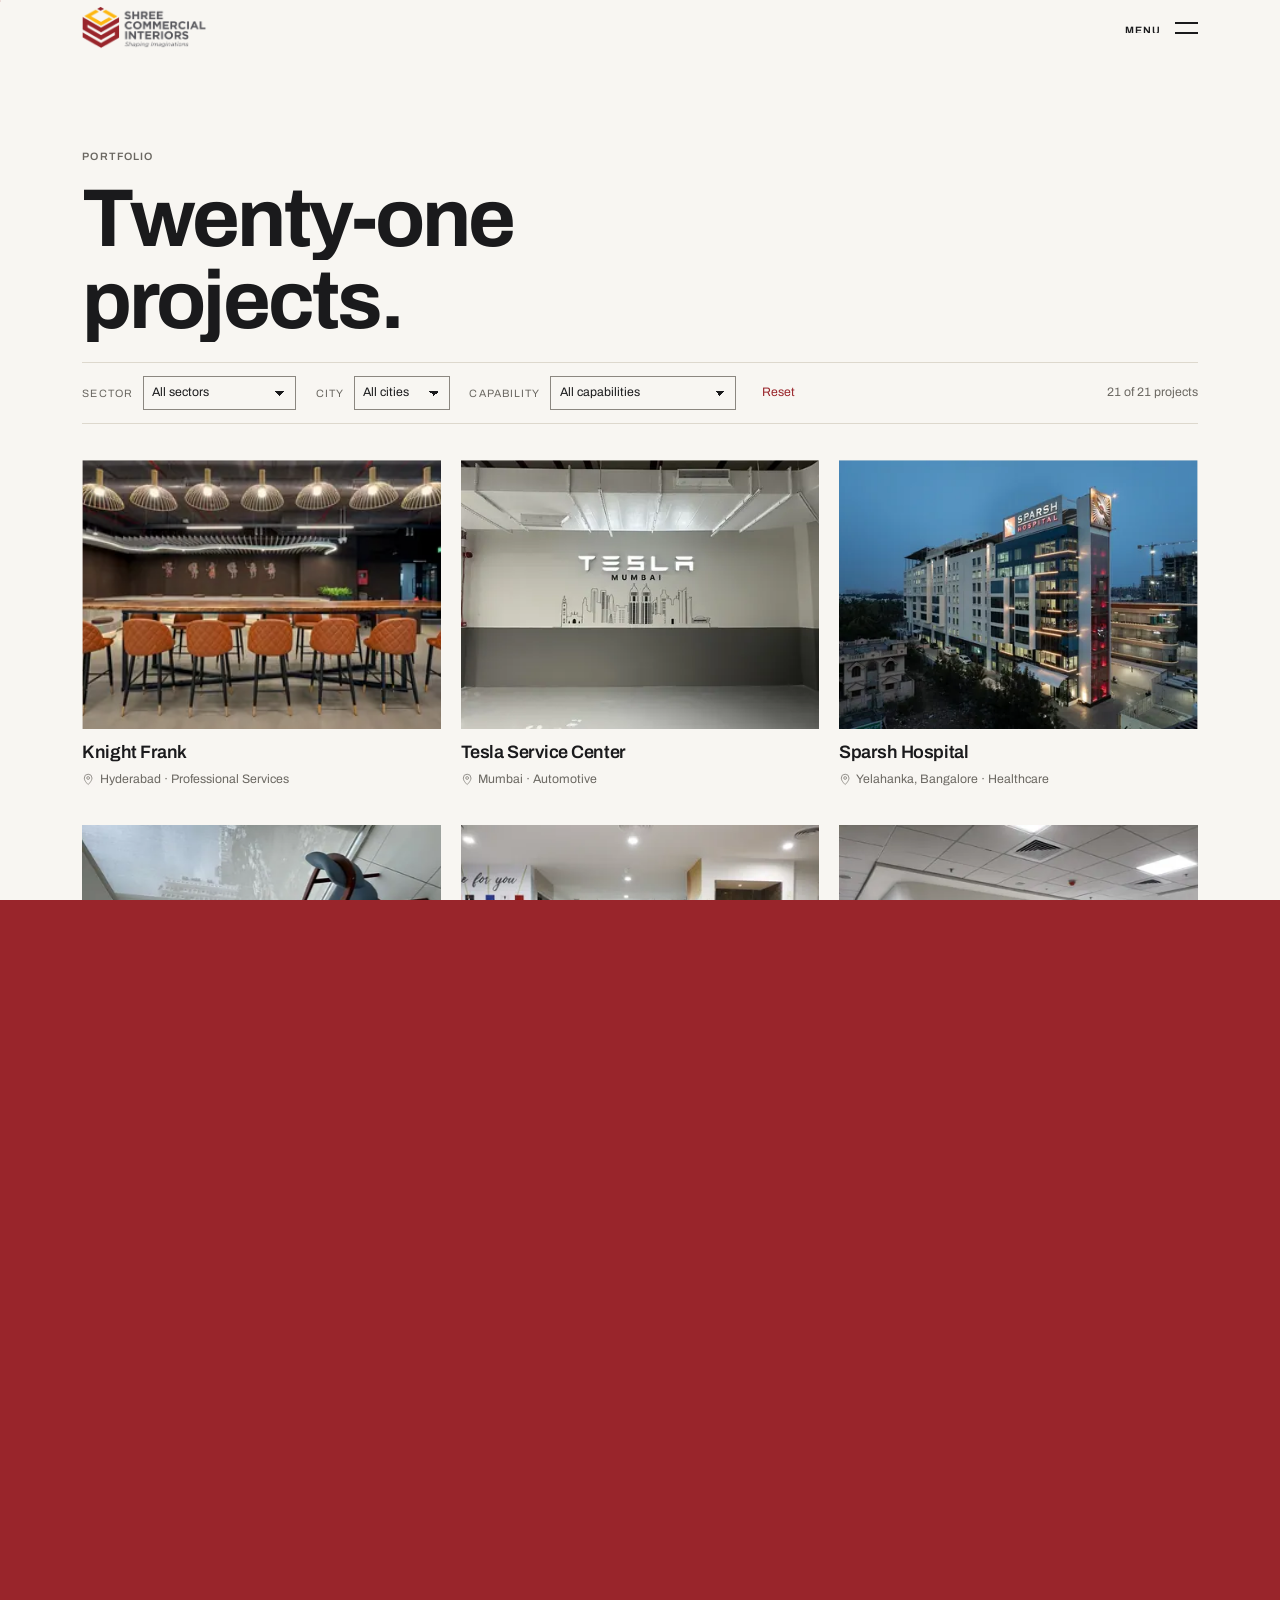
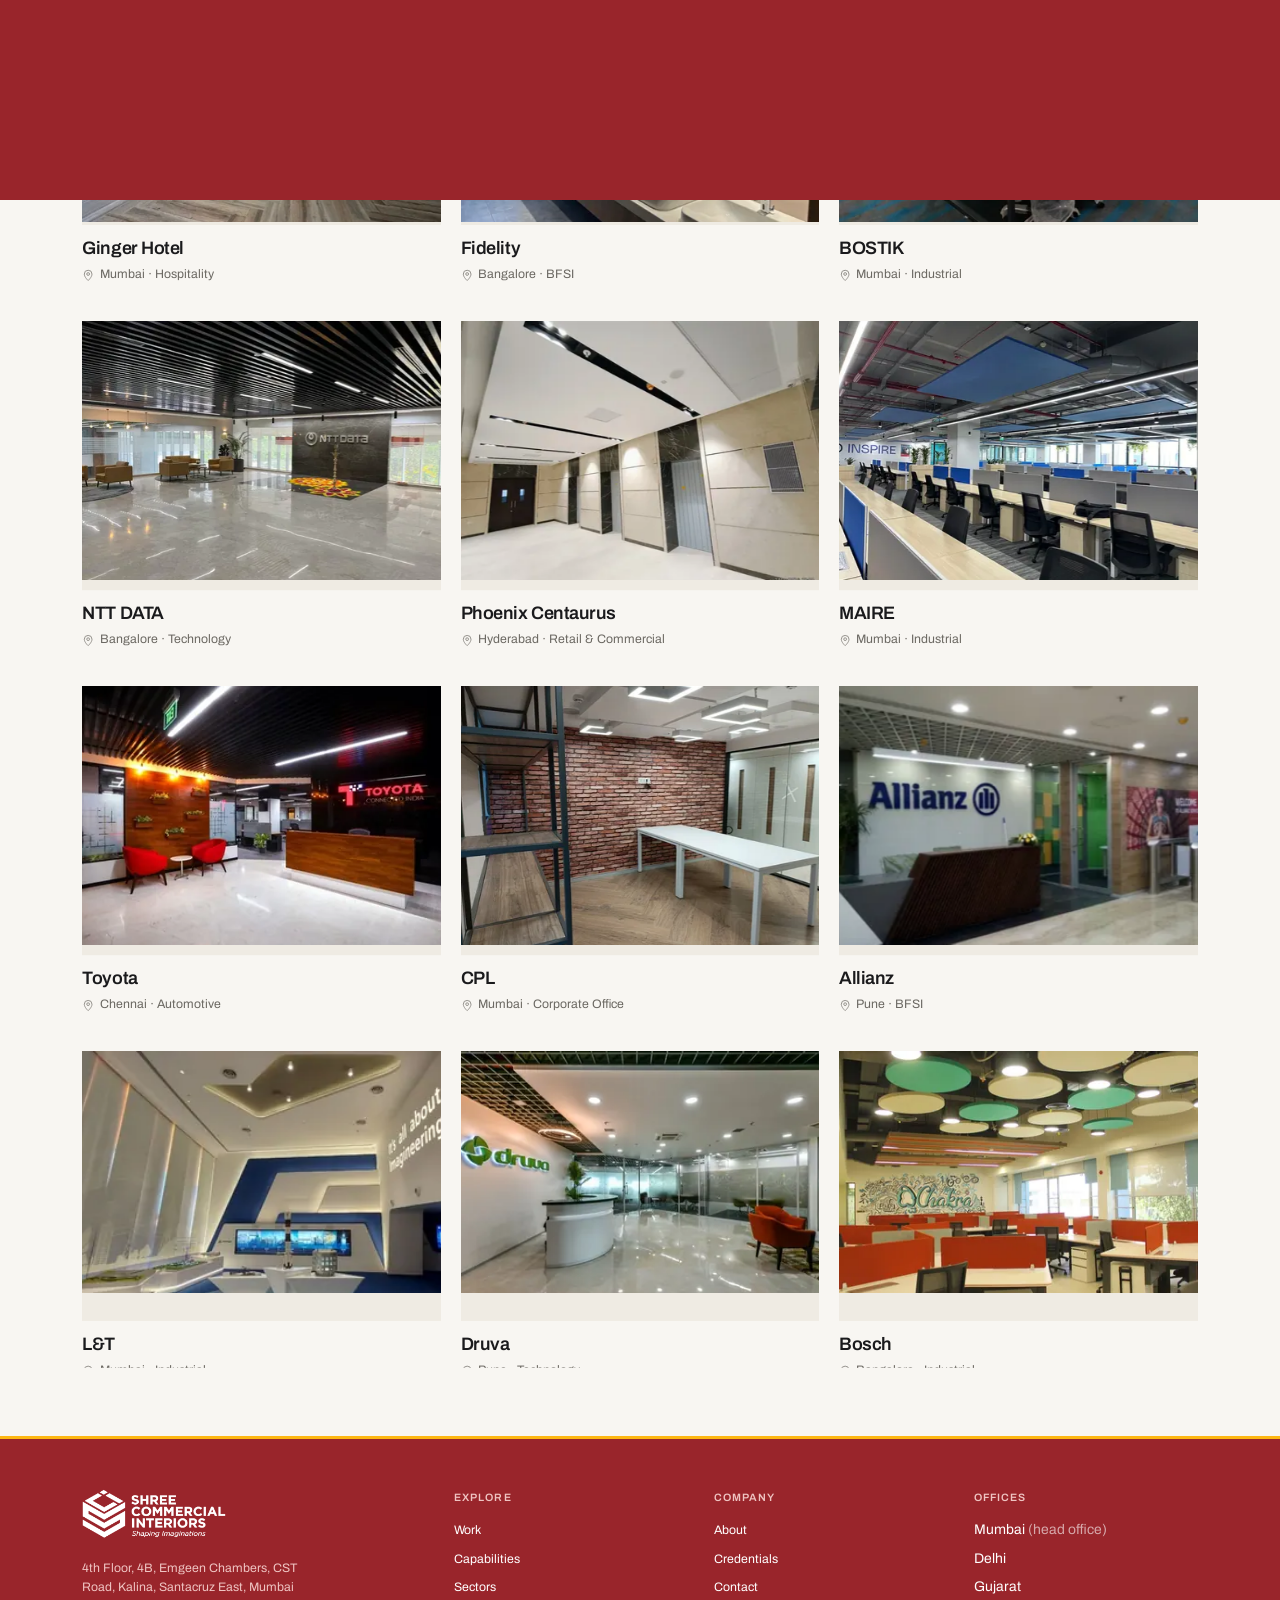
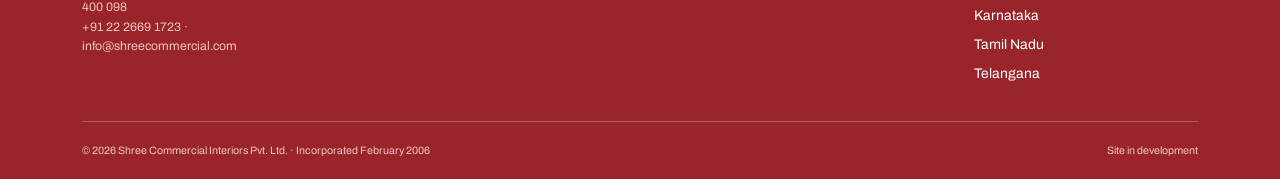
<file: work.html>
<!-- GENERATED by tools/build_pages.py from _shell.html + _pages/work.html — do not hand-edit -->
<!DOCTYPE html>
<html lang="en" data-motion="on">
<head>
<meta charset="utf-8">
<meta name="viewport" content="width=device-width, initial-scale=1">
<title>Work — SCIPL</title>
<meta name="description" content="Twenty-one commercial interior fit-out projects delivered by SCIPL across Mumbai, Bangalore, Hyderabad, Pune, Chennai and Vadodara.">
<meta name="robots" content="noindex, nofollow">
<link rel="preconnect" href="https://fonts.googleapis.com">
<link rel="preconnect" href="https://fonts.gstatic.com" crossorigin>
<link href="https://fonts.googleapis.com/css2?family=Archivo:wght@400;500;600;700&display=swap" rel="stylesheet">
<link rel="stylesheet" href="assets/css/theme.css">
<link rel="stylesheet" href="assets/css/site.css">
<script>
  /* motion preference before first paint, so nothing animates that shouldn't.
     ?qa=1 is the screenshot rig's switch: it settles the page into its resting
     state (no intro, no transition veil, no entrances mid-flight) so a headless
     capture is deterministic and photographs the design rather than a frame of
     its animation. See tools/shots.ps1. */
  var _q = new URLSearchParams(location.search);
  var _qa = _q.get('qa') === '1';
  if (_qa) document.documentElement.dataset.qa = '1';
  document.documentElement.dataset.motion =
    _qa ? 'off' : (localStorage.getItem('scipl.motion') || 'on');

  /* ⭐ The intro decision is made HERE, in the head, before the first paint —
     not in motion.js at DOMContentLoaded. Deciding it later means the page
     paints, and only then does the curtain drop over it, which reads as a flash
     of the site followed by a loader: the exact opposite of the effect.
     ?intro=1 forces it, which is how to see it again without a new tab. */
  try {
    var _force = _q.get('intro') === '1';
    var _skip = _qa
      || (localStorage.getItem('scipl.motion') || 'on') === 'off'
      || matchMedia('(prefers-reduced-motion: reduce)').matches
      || (!_force && sessionStorage.getItem('scipl.intro') === '1');
    if (!_skip) {
      document.documentElement.dataset.intro = '1';
      sessionStorage.setItem('scipl.intro', '1');
    }
  } catch (e) { /* storage blocked: simply no intro */ }
</script>
</head>
<body data-page="work">

<a class="skip" href="#main">Skip to content</a>
<div class="progress" aria-hidden="true"></div>
<div class="cur" aria-hidden="true"><span class="cur__x"></span><span class="cur__lbl"></span></div>

<!-- ===================== INTRO ======================
     Once per session, hard-capped, skipped under reduced motion. The document
     below it is complete the whole time — see the note in site.css. -->
<div class="load" role="presentation">
  <div class="load__panel load__panel--a"></div>
  <div class="load__panel load__panel--b"></div>
  <div class="load__in">
    <img class="load__logo" src="assets/brand/scipl-logo.png" width="525" height="184" alt="">
    <span class="load__wm">Shaping imaginations since 2006</span>
  </div>
  <div class="load__n"><b>00</b><sup>%</sup></div>
  <div class="load__track"><i></i></div>
</div>

<!-- ===================== HEADER ===================== -->
<header class="hdr">
  <div class="wrap hdr__in">
    <!-- The real lockup from the client's deck, in two variants: the colour one
         for paper, a knockout for when the header sits over a photograph or the
         menu is open. See tools/build_brand_assets.py. -->
    <a class="brand" href="index.html" data-nav aria-label="Shree Commercial Interiors — home">
      <img class="brand__c" src="assets/brand/scipl-logo.png" width="525" height="184"
           alt="Shree Commercial Interiors">
      <img class="brand__w" src="assets/brand/scipl-logo-white.png" width="525" height="184"
           alt="" aria-hidden="true">
    </a>

    <button class="burger" aria-label="Menu" aria-expanded="false" aria-controls="menu">
      <span class="burger__lbl"><i>Menu</i><i>Menu</i></span>
      <span class="burger__bars" aria-hidden="true"><i></i><i></i></span>
    </button>
  </div>
</header>

<!-- ===================== MENU ======================
     The whole navigation, at every width. Every entry is a standalone page. -->
<nav class="menu" id="menu" aria-label="Primary" aria-hidden="true">
  <div class="menu__in">
    <ul class="menu__list">
      <li><a href="work.html" data-nav data-view="assets/img/ultratech-ahura-center-mumbai/01-880.jpg"><span class="n">01</span><span class="t">Work</span></a></li>
      <li><a href="capabilities.html" data-nav data-view="assets/img/tesla-service-center-mumbai/03-880.jpg"><span class="n">02</span><span class="t">Capabilities</span></a></li>
      <li><a href="sectors.html" data-nav data-view="assets/img/sparsh-hospital-hennur-bangalore/01-880.jpg"><span class="n">03</span><span class="t">Sectors</span></a></li>
      <li><a href="about.html" data-nav data-view="assets/img/knight-frank-office-bangalore/05-880.jpg"><span class="n">04</span><span class="t">About</span></a></li>
      <li><a href="credentials.html" data-nav data-view="assets/img/cpl-mumbai/02-880.jpg"><span class="n">05</span><span class="t">Credentials</span></a></li>
      <li><a href="contact.html" data-nav data-view="assets/img/phoenix-centaurus-hyderabad/01-880.jpg"><span class="n">06</span><span class="t">Contact</span></a></li>
    </ul>
    <div class="menu__view" aria-hidden="true"></div>
    <div class="menu__foot">
      <p class="meta">Mumbai · Delhi · Gujarat · Karnataka · Tamil Nadu · Telangana</p>
      <p><a class="u" href="tel:+912226691723">+91 22 2669 1723</a> &nbsp;·&nbsp;
         <a class="u" href="mailto:info@shreecommercial.com">info@shreecommercial.com</a></p>
    </div>
  </div>
</nav>

<main id="main">
<section class="section" style="padding-top:calc(var(--header-h) + var(--section-y))">
  <div class="wrap">
    <div class="ph__title">
      <p class="meta">Portfolio</p>
      <!-- the count is written by site.js from the real portfolio, so this
           heading cannot drift from it after a deck revision -->
      <h1 class="display" id="work-title" style="margin-top:var(--space-4);max-width:14ch">Projects.</h1>
    </div>

    <div class="filters">
      <div class="filters__g"><label for="f-sector">Sector</label><select id="f-sector"></select></div>
      <div class="filters__g"><label for="f-city">City</label><select id="f-city"></select></div>
      <div class="filters__g"><label for="f-scope">Capability</label><select id="f-scope"></select></div>
      <button class="filters__reset u" id="reset">Reset</button>
      <span class="filters__count" id="count"></span>
    </div>

    <div class="grid grid--3" id="workgrid" style="margin-top:var(--space-7)"></div>
  </div>
</section>
</main>

<!-- ===================== FOOTER ===================== -->
<footer class="ftr">
  <div class="wrap">
    <div class="ftr__cols">
      <div>
        <a class="brand brand--solo" href="index.html" data-nav>
          <img class="brand__w" src="assets/brand/scipl-logo-white.png" width="525" height="184"
               alt="Shree Commercial Interiors">
        </a>
        <p style="margin-top:var(--space-5);max-width:32ch">
          4th Floor, 4B, Emgeen Chambers, CST Road, Kalina, Santacruz East, Mumbai 400 098<br>
          <a class="u" href="tel:+912226691723">+91 22 2669 1723</a> ·
          <a class="u" href="mailto:info@shreecommercial.com">info@shreecommercial.com</a>
        </p>
      </div>
      <div><h5>Explore</h5><ul>
        <li><a class="u" href="work.html" data-nav>Work</a></li>
        <li><a class="u" href="capabilities.html" data-nav>Capabilities</a></li>
        <li><a class="u" href="sectors.html" data-nav>Sectors</a></li>
      </ul></div>
      <div><h5>Company</h5><ul>
        <li><a class="u" href="about.html" data-nav>About</a></li>
        <li><a class="u" href="credentials.html" data-nav>Credentials</a></li>
        <li><a class="u" href="contact.html" data-nav>Contact</a></li>
      </ul></div>
      <div><h5>Offices</h5><ul>
        <li>Mumbai <span style="opacity:.6">(head office)</span></li>
        <li>Delhi</li><li>Gujarat</li><li>Karnataka</li><li>Tamil Nadu</li><li>Telangana</li>
      </ul></div>
    </div>
    <div class="ftr__base">
      <span>&copy; <span data-year></span> Shree Commercial Interiors Pvt. Ltd. · Incorporated February 2006</span>
      <span>Site in development</span>
    </div>
  </div>
</footer>

<script src="assets/vendor/gsap.min.js"></script>
<script src="assets/vendor/ScrollTrigger.min.js"></script>
<script src="assets/vendor/lenis.min.js"></script>
<script src="data/site-data.js"></script>
<script src="data/hero.js"></script>
<script src="data/logos.js"></script>
<script src="data/corrections.js"></script>
<script src="assets/js/motion.js"></script>
<script src="assets/js/site.js"></script>
</body>
</html>
</file>
<file: assets/css/theme.css>
/* ===========================================================================
   SCIPL — THEME
   ---------------------------------------------------------------------------
   One identity, not three. The prototype shipped Workshop / Marque / Measure so
   the client could choose; they did, and they chose across two of them:

     from WORKSHOP   Archivo, display set solid, the gold rule above a heading,
                     content uncovered rather than faded, the crosshair cursor
     from MEASURE    the warm bone ground, and maroon used as a full-bleed FIELD
                     — a chapter break the page falls into, not a link colour

   So this file is the intersection of those two documents, resolved into a
   single set of tokens. There is no [data-theme] switch any more and no theme
   layer indirection: site.css reads these names directly.

   Read brand/00-foundation.md, brand/01-blueprint.md (Workshop) and
   brand/03-imprint.md (Measure) before changing anything here.
   =========================================================================== */

/* ⭐ GLOBAL UI SCALE. Every size below is in rem off this one multiplier, so it
   rescales type, spacing, header and section rhythm together — what browser
   zoom does, baked in so every visitor sees the intended density.

   0.82: a notch tighter than the prototype's 0.8 felt, because the client asked
   for vertically compacter pages and the honest fix for that is spacing (see
   --section-y), not shrinking the type until it is hard to read. */
:root{ --ui: 0.82; }
html{ font-size: calc(16px * var(--ui)); }

:root{

  /* ---------------------------------------------------------- surface ---- */
  --bg:            #F8F6F2;   /* Workshop paper warmed toward Measure's bone */
  --bg-alt:        #EFEBE3;
  --surface:       #FFFFFF;
  --fg:            #1A1A1C;
  --fg-muted:      #6B6862;
  --rule:          #DDD8CD;
  --border:        #8B8780;

  /* ------------------------------------------------------------ brand ---- */
  /* Sampled from the logo pixels, not from the deck. Maroon is AAA on this
     ground (7.9:1) and carries text. Gold is 1.8:1 — it is a SURFACE colour and
     is used here only as a drawn graphic (the section rule) or as a hairline on
     a maroon field, never as text on paper. */
  --accent:        #99252B;
  --accent-hover:  #7E1B22;
  --accent-tint:   #F7EBE9;
  --on-accent:     #FFFFFF;
  --gold:          #FDB713;

  /* ------------------------------------------------- the maroon field ---- */
  /* Measure's signature: a chapter the page drops into full-bleed. */
  --field-bg:      #99252B;
  --field-fg:      #FFFFFF;
  --field-muted:   #EFC4C2;
  --field-rule:    rgba(255,255,255,.24);
  --field-accent:  #FDB713;

  --ink:           #141416;   /* the one near-black band: the loader curtain */

  /* ------------------------------------------------------------- type ---- */
  --font-display: 'Archivo', -apple-system, BlinkMacSystemFont, 'Segoe UI', Roboto, sans-serif;
  --font-body:    'Archivo', -apple-system, BlinkMacSystemFont, 'Segoe UI', Roboto, sans-serif;
  --font-mono:    ui-monospace, 'SF Mono', Menlo, Consolas, monospace;

  --fs-display: clamp(2.75rem, 1.1rem + 6.4vw, 6.25rem);
  --fs-h1:      clamp(2rem,    1.1rem + 3.6vw, 3.5rem);
  --fs-h2:      clamp(1.5rem,  1.0rem + 2.1vw, 2.625rem);
  --fs-h3:      clamp(1.25rem, 0.95rem + 1.2vw, 1.875rem);
  --fs-h4:      1.375rem;
  --fs-lg:      1.1875rem;
  --fs-body:    1.0625rem;
  --fs-small:   0.9375rem;
  --fs-meta:    0.8125rem;

  /* Display type SET SOLID. The two sites rated best in the sector study run
     ~1.0 leading (BW 54/54, Depa 68/70); it is their shared signature. */
  --lh-solid: 1;
  --lh-tight: 1.08;
  --lh-body:  1.6;

  --track-display: -0.035em;
  --track-h:       -0.025em;
  --track-meta:     0.1em;

  --w-display: 700;
  --w-h:       600;
  --w-body:    400;
  --w-strong:  600;

  --measure: 62ch;

  /* ------------------------------------------------------------ space ---- */
  --radius: 0;                 /* sector grammar: eight competitors, zero radius */
  --container: 92rem;
  --gutter: clamp(1.25rem, 3.6vw, 3.5rem);

  --space-1:0.25rem;  --space-2:0.5rem;  --space-3:0.75rem; --space-4:1rem;
  --space-5:1.5rem;   --space-6:2rem;    --space-7:2.75rem; --space-8:3.75rem;
  --space-9:5rem;     --space-10:6.5rem; --space-11:8rem;

  /* ⭐ THE COMPACTNESS DIAL. The client's note was that the pages ran too tall.
     Section padding is the whole of that problem — the prototype sat at 8rem top
     and bottom, which is 16rem of nothing between every two ideas. Halved, and
     expressed once so it stays consistent. */
  --section-y:  clamp(2.75rem, 4.4vw, 4.5rem);
  --section-y-lg: clamp(3.75rem, 6vw, 6rem);

  --header-h:     4.25rem;
  --header-h-min: 3.375rem;

  /* ----------------------------------------------------------- motion ---- */
  /* Workshop's 480ms expo-out is the base character: unhurried but not slow,
     and it decelerates hard, which is what makes an uncover read as a physical
     edge passing rather than a fade. One duration, one curve — BW applies 0.5s
     across 65 rules and it is the tidiest motion in the sector. */
  --duration:      440ms;
  --duration-fast: 220ms;
  --duration-slow: 900ms;
  --ease:      cubic-bezier(0.16, 1, 0.3, 1);
  --ease-out:  cubic-bezier(0.22, 1, 0.36, 1);
  --ease-io:   cubic-bezier(0.76, 0, 0.24, 1);

  --hero-vh: 100svh;
}

@media (prefers-reduced-motion: reduce){
  :root{ --duration:1ms; --duration-fast:1ms; --duration-slow:1ms; }
}
</file>
<file: assets/css/site.css>
/* ===========================================================================
   SCIPL — SITE
   Layout and components. Written against theme.css only.
   =========================================================================== */

*,*::before,*::after{ box-sizing:border-box; border-radius:var(--radius); }

html{ -webkit-text-size-adjust:100%; }

body{
  margin:0;
  background:var(--bg);
  color:var(--fg);
  font-family:var(--font-body);
  font-size:var(--fs-body);
  font-weight:var(--w-body);
  line-height:var(--lh-body);
  -webkit-font-smoothing:antialiased;
  overflow-x:hidden;
}
body.is-locked{ overflow:hidden; }

img,video{ max-width:100%; display:block; }
button{ font:inherit; color:inherit; background:none; border:0; cursor:pointer; }
input,select,textarea{ font:inherit; color:inherit; }

:focus-visible{ outline:2px solid var(--accent); outline-offset:3px; }
::selection{ background:var(--accent); color:var(--on-accent); }

.skip{
  position:absolute; left:var(--space-4); top:-6rem; z-index:400;
  background:var(--fg); color:var(--bg);
  padding:var(--space-3) var(--space-5); font-size:var(--fs-small);
  transition:top var(--duration-fast) var(--ease);
}
.skip:focus{ top:var(--space-4); }

/* ============================================================== TYPE ===== */
h1,h2,h3,h4,h5{ margin:0; font-family:var(--font-display); }
h1{ font-size:var(--fs-h1); line-height:var(--lh-solid); letter-spacing:var(--track-h); font-weight:var(--w-h); }
h2{ font-size:var(--fs-h2); line-height:var(--lh-tight); letter-spacing:var(--track-h); font-weight:var(--w-h); }
h3{ font-size:var(--fs-h3); line-height:1.14; letter-spacing:var(--track-h); font-weight:var(--w-h); }
h4{ font-size:var(--fs-h4); line-height:1.25; font-weight:var(--w-strong); }
p{ margin:0 0 1em; }
p:last-child{ margin-bottom:0; }

.display{
  font-family:var(--font-display);
  font-size:var(--fs-display);
  line-height:var(--lh-solid);
  letter-spacing:var(--track-display);
  font-weight:var(--w-display);
  margin:0;
}
.lead{ font-size:var(--fs-lg); line-height:1.42; max-width:var(--measure); }
.muted{ color:var(--fg-muted); }
.measure{ max-width:var(--measure); }

.meta{
  font-size:var(--fs-meta); font-weight:var(--w-strong);
  letter-spacing:var(--track-meta); text-transform:uppercase;
  color:var(--fg-muted); font-variant-numeric:tabular-nums;
  margin:0;
}
.num{ font-variant-numeric:tabular-nums; }

a{ color:var(--accent); text-decoration:none; }

/* underline that draws itself from the left */
.u{ position:relative; display:inline-block; }
.u::after{
  content:''; position:absolute; left:0; bottom:-2px; height:1px; width:100%;
  background:currentColor; transform:scaleX(0); transform-origin:left;
  transition:transform var(--duration) var(--ease);
}
.u:hover::after,.u:focus-visible::after{ transform:scaleX(1); }

.arw{ display:inline-flex; align-items:center; gap:.55em; }
.arw svg{ transition:transform var(--duration) var(--ease); flex:none; }
.arw:hover svg{ transform:translateX(7px); }

/* ============================================================ LAYOUT ===== */
.wrap{ width:100%; max-width:var(--container); margin-inline:auto; padding-inline:var(--gutter); }
.section{ padding-block:var(--section-y); }
.section--lg{ padding-block:var(--section-y-lg); }
.rule{ border:0; border-top:1px solid var(--rule); margin:0; }

/* ⭐ The section head. Workshop's signature is the gold bar above the heading —
   3px x 48px, drawn in by motion.js rather than simply appearing. The width is
   the animated property, so it must have a resting value here for the no-JS and
   reduced-motion paths. */
.sec-head{
  display:flex; align-items:flex-end; justify-content:space-between;
  gap:var(--space-6) var(--space-8); flex-wrap:wrap;
  padding-bottom:var(--space-4); margin-bottom:var(--space-6);
  border-bottom:1px solid var(--rule);
}
.sec-head h2{ max-width:20ch; }
.sec-head__l{ min-width:0; }
/* 46ch, not 34 — at 34 the standing notes in this slot all broke with a single
   orphaned word on the second line. */
.sec-head__r{ font-size:var(--fs-small); color:var(--fg-muted); max-width:46ch; text-align:right; }
.bar{
  display:block; height:3px; width:3rem; background:var(--gold);
  margin-bottom:var(--space-4); transform-origin:left center;
}
.field .bar{ background:var(--field-accent); }

/* =========================================================== BUTTONS ===== */
.btn{
  display:inline-flex; align-items:center; gap:.6em;
  padding:.9em 1.7em;
  font-size:var(--fs-small); font-weight:var(--w-strong); letter-spacing:.02em;
  border:1px solid currentColor;
  position:relative; overflow:hidden; isolation:isolate;
  transition:color var(--duration) var(--ease), border-color var(--duration) var(--ease);
}
/* the fill wipes up from the bottom edge rather than cross-fading */
.btn::before{
  content:''; position:absolute; inset:0; z-index:-1;
  background:var(--accent-hover);
  transform:scaleY(0); transform-origin:bottom;
  transition:transform var(--duration) var(--ease);
}
.btn:hover::before{ transform:scaleY(1); }
.btn--primary{ background:var(--accent); color:var(--on-accent); border-color:var(--accent); }
.btn--primary:hover{ border-color:var(--accent-hover); }
.btn--ghost{ color:inherit; }
.btn--ghost::before{ background:var(--fg); }
.btn--ghost:hover{ color:var(--bg); border-color:var(--fg); }
.on-dark .btn--ghost::before{ background:#fff; }
.on-dark .btn--ghost:hover{ color:#111; border-color:#fff; }
.field .btn--primary{ background:var(--field-fg); color:var(--field-bg); border-color:var(--field-fg); }
.field .btn--primary::before{ background:var(--field-accent); }
.field .btn--primary:hover{ color:#3A1012; border-color:var(--field-accent); }

/* ============================================================ LOADER ===== */
/* ⭐ The client asked for a Padams-style intro: the logo, and a 0 -> 100 count.
   Our own reference study is on record against entry gates — Padams' is part of
   why it feels slow. Both hold, with these rules:
     · shown once per SESSION, not per page view
     · hard-capped in JS regardless of what is still loading
     · never shown under prefers-reduced-motion
     · the page beneath is fully built and readable the whole time; the curtain
       is decoration over finished content, not a gate in front of unfinished
   Markup is inert until .is-armed, so a JS failure cannot trap the page. */
/* Hidden by default and shown by an attribute the HEAD sets, so on the visit
   that gets an intro the curtain is painted in the very first frame — there is
   no moment where the page is visible underneath it. */
.load{ display:none; }
html[data-intro] .load{
  display:block; position:fixed; inset:0; z-index:500;
  pointer-events:none;
  /* ⭐ Safety. If the script that runs the count never arrives, this clears the
     curtain on its own just after the point the normal path would have. A
     decorative intro must never be able to hold the page hostage. */
  animation:loadBail 1ms linear 2.6s forwards;
}
@keyframes loadBail{ to{ opacity:0; visibility:hidden; } }
/* The curtain is PAPER, not near-black: the lockup is drawn for a light ground
   and this is the one moment the site shows it at size, so it should be the
   real thing rather than a knockout. It parts to reveal the dark hero, which
   makes the contrast the reveal rather than a colour the logo has to survive. */
.load__panel{
  position:absolute; inset:0 0 50% 0; background:var(--bg);
  transform:translateY(0); will-change:transform;
}
.load__panel--b{ inset:50% 0 0 0; }
.load__in{
  position:absolute; inset:0; z-index:2;
  display:grid; place-content:center; justify-items:center; gap:var(--space-5);
  color:var(--fg);
}
.load__logo{
  width:min(22rem,52vw); height:auto;
  clip-path:inset(0 100% 0 0);       /* uncovered left to right by the counter */
}
.load__wm{
  font-size:var(--fs-meta); letter-spacing:.28em; text-transform:uppercase;
  color:var(--fg-muted); opacity:0; text-indent:.28em;
}
.load__n{
  position:absolute; right:var(--gutter); bottom:var(--gutter); z-index:2;
  font-family:var(--font-display); font-weight:var(--w-display);
  font-variant-numeric:tabular-nums;
  font-size:clamp(3rem,9vw,6.5rem); line-height:1; letter-spacing:-.045em;
  color:var(--accent);
}
.load__n sup{ font-size:.26em; vertical-align:super; opacity:.45; margin-left:.15em; }
.load__track{
  position:absolute; left:var(--gutter); right:var(--gutter); bottom:var(--gutter); z-index:2;
  height:2px; background:var(--rule);
}
.load__track i{
  display:block; height:100%; background:var(--gold);
  transform:scaleX(0); transform-origin:left;
}

/* ============================================================ CURSOR ===== */
/* Workshop's crosshair — the client named it specifically. Hidden on touch. */
.cur{ display:none; }
@media (hover:hover) and (pointer:fine){
  .cur{
    display:block; position:fixed; left:0; top:0; z-index:450;
    pointer-events:none; opacity:0; transition:opacity 240ms linear;
    mix-blend-mode:difference;
  }
  .cur.is-on{ opacity:1; }
  .cur__x{ position:absolute; translate:-50% -50%; }
  .cur__x::before,.cur__x::after{
    content:''; position:absolute; background:#fff;
    transition:width var(--duration) var(--ease), height var(--duration) var(--ease);
  }
  .cur__x::before{ left:50%; top:50%; translate:-50% -50%; width:1px; height:18px; }
  .cur__x::after{ left:50%; top:50%; translate:-50% -50%; width:18px; height:1px; }
  .cur.is-media .cur__x::before{ height:34px; }
  .cur.is-media .cur__x::after{ width:34px; }
  .cur__lbl{
    position:absolute; translate:-50% 0; white-space:nowrap;
    font-size:11px; letter-spacing:.16em; text-transform:uppercase; color:#fff;
    opacity:0; transition:opacity var(--duration-fast) var(--ease);
  }
  .cur.is-media .cur__lbl{ opacity:1; }
  body.has-cur, body.has-cur a, body.has-cur button{ cursor:none; }
}

/* ========================================================== PROGRESS ===== */
.progress{
  position:fixed; inset:0 0 auto 0; z-index:120; height:2px;
  background:var(--accent); transform:scaleX(0); transform-origin:left;
}

/* ============================================================ HEADER ===== */
.hdr{
  position:fixed; inset:0 0 auto 0; z-index:200;
  height:var(--header-h);
  display:flex; align-items:center;
  border-bottom:1px solid transparent;
  transition:height var(--duration) var(--ease),
             background-color var(--duration) var(--ease),
             border-color var(--duration) var(--ease),
             color var(--duration) var(--ease),
             transform var(--duration) var(--ease);
}
.hdr.is-over{ color:#fff; }
.hdr.is-stuck{
  height:var(--header-h-min);
  background:color-mix(in srgb, var(--bg) 88%, transparent);
  backdrop-filter:blur(10px);
  color:var(--fg); border-bottom-color:var(--rule);
}
.hdr.is-hidden{ transform:translateY(-101%); }
body.menu-open .hdr{ transform:none; color:#fff; background:transparent; border-color:transparent; backdrop-filter:none; }
.hdr__in{ display:flex; align-items:center; justify-content:space-between; gap:var(--space-5); width:100%; }

/* The real lockup, two variants stacked in the same box: colour for paper, a
   knockout for over photography and on the maroon footer. Cross-fading them is
   the one place a fade is the right answer — it is a colour change on one
   object, not content arriving. */
.brand{ display:block; position:relative; width:9.5rem; flex:none; line-height:0; }
.brand img{
  display:block; width:100%; height:auto;
  transition:opacity var(--duration) var(--ease);
}
.brand__w{ position:absolute; inset:0; opacity:0; }
.hdr.is-over .brand__c,
body.menu-open .brand__c{ opacity:0; }
.hdr.is-over .brand__w,
body.menu-open .brand__w{ opacity:1; }
.brand--solo{ width:11rem; }
.brand--solo .brand__w{ position:static; opacity:1; }

/* ---- the burger. Its own hover behaviour, since it is now the whole nav ---- */
.burger{
  display:flex; align-items:center; gap:var(--space-4);
  padding:.5rem 0; color:inherit;
}
.burger__lbl{
  font-size:var(--fs-meta); letter-spacing:var(--track-meta); text-transform:uppercase;
  font-weight:var(--w-strong); overflow:hidden; height:1em; display:block;
}
.burger__lbl i{ display:block; font-style:normal; transition:transform var(--duration) var(--ease); }
.burger:hover .burger__lbl i{ transform:translateY(-100%); }
.burger__bars{ position:relative; width:1.75rem; height:.75rem; flex:none; }
.burger__bars i{
  position:absolute; left:0; height:1.5px; width:100%; background:currentColor;
  transform-origin:right center;
  transition:transform var(--duration) var(--ease), opacity var(--duration-fast) linear;
}
.burger__bars i:nth-child(1){ top:0; }
.burger__bars i:nth-child(2){ top:.75rem; }
/* the two rules retract from the left, staggered, then reform as a cross */
.burger:hover .burger__bars i:nth-child(1){ transform:scaleX(.62); }
.burger:hover .burger__bars i:nth-child(2){ transform:scaleX(.84); transition-delay:60ms; }
body.menu-open .burger__bars i{ transform-origin:center; }
body.menu-open .burger__bars i:nth-child(1){ transform:translateY(.375rem) rotate(45deg); }
body.menu-open .burger__bars i:nth-child(2){ transform:translateY(-.375rem) rotate(-45deg); }

/* ============================================================== MENU ===== */
/* Full-screen, and it is now the only navigation at every width. Every entry is
   a real standalone page — the client's complaint was that these used to jump to
   a section of an over-long homepage. */
.menu{
  position:fixed; inset:0; z-index:190;
  background:var(--ink); color:#F4F1EC;
  /* ⭐ No `visibility` here, deliberately. visibility is inherited AND animatable,
     so transitioning it on the panel leaves every descendant computing `hidden`
     for the length of the wipe — which is why the contact line at the foot of
     this menu silently failed to paint. The panel is hidden by its clip-path
     alone; `pointer-events` stops it swallowing clicks while closed, and site.js
     sets `inert` + aria-hidden so it is neither focusable nor readable either. */
  pointer-events:none;
  clip-path:inset(0 0 100% 0);
  transition:clip-path var(--duration-slow) var(--ease-io);
}
body.menu-open .menu{ pointer-events:auto; clip-path:inset(0 0 0% 0); }
.menu__in{
  height:100%; display:grid; grid-template-columns:1.05fr .95fr;
  align-items:center; gap:var(--space-9);
  padding:calc(var(--header-h) + var(--space-7)) var(--gutter) var(--space-7);
  max-width:var(--container); margin-inline:auto;
}
.menu__list{ list-style:none; margin:0; padding:0; }
.menu__list li{ overflow:hidden; }
.menu__list a{
  display:flex; align-items:baseline; gap:var(--space-5);
  padding:.28em 0; color:inherit;
  font-family:var(--font-display); font-weight:var(--w-display);
  font-size:clamp(1.9rem,4.6vw,3.75rem); line-height:1.06; letter-spacing:var(--track-display);
  transform:translateY(105%);
  transition:transform var(--duration) var(--ease);
}
body.menu-open .menu__list a{ transform:none; }
.menu__list .n{
  font-size:.75rem; letter-spacing:.2em; opacity:.4; flex:none;
  font-weight:var(--w-strong); transition:opacity var(--duration) var(--ease);
}
/* ⭐ the hover the client asked for: everything ELSE recedes, the hovered item
   advances and pulls the gold rule out with it. Dimming the siblings rather
   than brightening the target is what makes it read at this size. */
.menu__list a span.t{ position:relative; display:inline-block; transition:transform var(--duration) var(--ease); }
.menu__list a span.t::after{
  content:''; position:absolute; left:0; right:0; bottom:.12em; height:3px;
  background:var(--gold); transform:scaleX(0); transform-origin:left;
  transition:transform var(--duration) var(--ease);
}
@media (hover:hover){
  .menu__list:hover a{ opacity:.34; }
  .menu__list a:hover{ opacity:1; }
  .menu__list a:hover span.t{ transform:translateX(.4em); }
  .menu__list a:hover span.t::after{ transform:scaleX(1); }
  .menu__list a:hover .n{ opacity:1; }
}
.menu__list a[aria-current] span.t::after{ transform:scaleX(1); background:var(--accent); }

/* the preview plate — swaps to the hovered item's photograph with a clip wipe */
.menu__view{ position:relative; aspect-ratio:4/3; overflow:hidden; background:#1D1D20; }
.menu__view img{
  position:absolute; inset:0; width:100%; height:100%; object-fit:cover;
  opacity:0; clip-path:inset(0 0 100% 0);
  transition:clip-path var(--duration-slow) var(--ease), opacity 1ms linear var(--duration-slow);
}
.menu__view img.is-on{ opacity:1; clip-path:inset(0 0 0% 0); transition:clip-path var(--duration-slow) var(--ease), opacity 1ms linear; }
.menu__foot{
  grid-column:1 / -1; display:flex; justify-content:space-between; gap:var(--space-5);
  flex-wrap:wrap; align-items:flex-end;
  padding-top:var(--space-5); border-top:1px solid rgba(244,241,236,.16);
  font-size:var(--fs-small);
}
.menu__foot a{ color:#F4F1EC; }
.menu__foot .meta{ color:rgba(244,241,236,.5); }

/* ============================================================== HERO ===== */
/* The client asked for the opening frame to be fuller and to move: three or
   four shots on an auto-advancing carousel rather than one still. */
.hero{
  position:relative; min-height:var(--hero-vh);
  display:flex; align-items:flex-end; overflow:hidden;
  background:var(--ink);
}
.hero__stage{ position:absolute; inset:0; z-index:0; }
.hero__slide{
  position:absolute; inset:0;
  clip-path:inset(0 0 0 100%);      /* parked off the right edge */
  will-change:clip-path;
}
.hero__slide.is-live{ clip-path:inset(0 0 0 0); z-index:1; }
.hero__slide picture{ display:block; width:100%; height:100%; }
.hero__slide img{ width:100%; height:100%; object-fit:cover; will-change:transform; }
/* the clip sits over its own still and fades in only once it can actually play,
   so a slow connection sees the photograph rather than a black rectangle */
.hero__slide video{
  position:absolute; inset:0; z-index:1;
  width:100%; height:100%; object-fit:cover;
  opacity:0; transition:opacity 700ms var(--ease);
}
.hero__slide video.is-on{ opacity:1; }
/* A still that holds for five seconds is a dead frame, so the live plate drifts.
   Applied to the IMAGE only — the two slides that carry a clip already have
   camera movement of their own, and drifting that as well reads as a mistake. */
.hero__slide.is-live img{ animation:heroDrift 9s linear forwards; }
@keyframes heroDrift{
  from{ transform:scale(1.035) translate3d(0,0,0); }
  to  { transform:scale(1.10) translate3d(-1.2%,0,0); }
}
@media (prefers-reduced-motion: reduce){
  .hero__slide.is-live img{ animation:none; }
}
.hero__scrim{
  position:absolute; inset:0; z-index:1; pointer-events:none;
  /* The plates are bright, wide-angle interiors and the headline sits over the
     lower-left of them. Two gradients rather than one flat wash: the vertical
     one carries the header and the caption bar, the horizontal one buys contrast
     for the display type without greying out the whole photograph. */
  background:
    linear-gradient(180deg, rgba(10,10,11,.55) 0%, rgba(10,10,11,.08) 26%, rgba(10,10,11,.26) 58%, rgba(10,10,11,.86) 100%),
    linear-gradient(100deg, rgba(10,10,11,.72) 0%, rgba(10,10,11,.34) 34%, rgba(10,10,11,0) 66%);
}
.hero__in{
  position:relative; z-index:2; color:#fff; width:100%;
  padding-block:var(--space-9) calc(var(--space-9) + 1.5rem);  /* clears the bar */
}
.hero__in .meta{ color:rgba(255,255,255,.7); }
.hero .display{ max-width:15ch; margin-top:var(--space-4); }
.hero__cta{ margin-top:var(--space-6); display:flex; gap:var(--space-4); flex-wrap:wrap; }

/* ⭐ The carousel's furniture: ONE baseline row across the foot of the hero, on
   the same left gutter as the headline above it. It was previously a free-
   floating stack pinned to the right corner, aligned to nothing. */
.hero__bar{
  position:absolute; z-index:3; left:0; right:0; bottom:var(--space-6);
  display:flex; align-items:center; justify-content:space-between;
  gap:var(--space-6); color:#fff;
}
.hero__cap{
  margin:0; font-size:var(--fs-meta); letter-spacing:.06em;
  color:rgba(255,255,255,.68); min-width:0;
}
.hero__cap b{ font-weight:var(--w-strong); color:#fff; letter-spacing:.04em; }
.hero__cap span::before{ content:'·'; margin:0 .5em; opacity:.5; }

.hero__nav{ display:flex; align-items:center; gap:var(--space-5); flex:none; }
.hero__arrow{
  width:2.5rem; height:2.5rem; flex:none;
  display:grid; place-items:center; color:#fff;
  border:1px solid rgba(255,255,255,.34);
  transition:background var(--duration) var(--ease), border-color var(--duration) var(--ease),
             color var(--duration) var(--ease);
}
.hero__arrow svg{ width:1.125rem; height:auto; transition:transform var(--duration) var(--ease); }
.hero__arrow:hover{ background:#fff; border-color:#fff; color:var(--fg); }
.hero__arrow--prev:hover svg{ transform:translateX(-3px); }
.hero__arrow--next:hover svg{ transform:translateX(3px); }
.hero__arrow + .hero__arrow{ margin-left:calc(var(--space-5) * -1 + 1px); } /* share one edge */

.hero__ticks{ display:flex; gap:var(--space-2); align-items:center; }
.hero__tick{ width:2rem; height:2px; background:rgba(255,255,255,.32); position:relative; overflow:hidden; }
.hero__tick i{ position:absolute; inset:0; background:#fff; transform:scaleX(0); transform-origin:left;
  transition:transform var(--duration) var(--ease); }
.hero__tick.is-done i{ transform:scaleX(1); }
.hero__count{
  margin:0; font-family:var(--font-display); font-weight:var(--w-display);
  font-size:var(--fs-meta); letter-spacing:.08em; font-variant-numeric:tabular-nums;
  color:rgba(255,255,255,.82);
}
.hero__cue{
  position:absolute; z-index:3; left:var(--gutter); bottom:var(--space-7);
  display:flex; align-items:center; gap:var(--space-3);
  color:rgba(255,255,255,.66); font-size:var(--fs-meta);
  letter-spacing:var(--track-meta); text-transform:uppercase;
}
.hero__cue i{ display:block; width:1px; height:2.5rem; background:currentColor; overflow:hidden; position:relative; }
.hero__cue i::after{
  content:''; position:absolute; inset:0; background:#fff;
  animation:cue 2.4s var(--ease-io) infinite;
}
@keyframes cue{ 0%{ transform:translateY(-100%);} 55%,100%{ transform:translateY(100%);} }

/* ====================================================== IMAGE FRAMES ===== */
/* <picture> is display:inline by default. Clip-path on an inline box collapses
   it and the photograph paints blank while every computed style says visible.
   It must be a block that fills its frame. This cost a round to find once. */
.fig picture,.plate__fig picture,.card__fig picture,.gal picture{
  display:block; width:100%; height:100%;
}
.fig{ position:relative; overflow:hidden; background:var(--bg-alt); display:block; }
.fig img{ width:100%; height:100%; object-fit:cover; opacity:0; transition:opacity 600ms var(--ease); }
.fig img.is-loaded{ opacity:1; }
.credit{ font-size:var(--fs-meta); color:var(--fg-muted); margin-top:var(--space-2); }

/* ======================================================= WORK PLATES ===== */
/* Measure's stacked full-width plates, tightened. The photograph is oversized
   inside the frame so motion.js can drift it as the plate passes. */
/* ⭐ These components are built from <span>s so a whole card can be one <a>.
   A span is display:inline, and aspect-ratio, overflow and height are all
   ignored on an inline box — the frames collapse to whatever the image feels
   like. Every structural span here has to be blockified explicitly. */
.plates{ display:grid; gap:var(--space-7); }
.plate{ display:block; color:inherit; position:relative; }
.plate__fig{
  display:block; position:relative; overflow:hidden; background:var(--bg-alt);
  aspect-ratio:16/9;
}
.plate__fig img{
  width:100%; height:118%; object-fit:cover; margin-top:-9%;
  opacity:0; transition:opacity 700ms var(--ease);
}
.plate__fig img.is-loaded{ opacity:1; }
.plate__i{
  display:block; position:absolute; left:var(--space-5); top:var(--space-5); z-index:2;
  font-size:var(--fs-meta); letter-spacing:var(--track-meta); color:#fff;
  mix-blend-mode:difference;
}
.plate__body{
  display:flex; align-items:baseline; justify-content:space-between;
  gap:var(--space-5); flex-wrap:wrap;
  padding-top:var(--space-4); border-top:1px solid var(--rule);
  margin-top:var(--space-4);
}
.plate__name{ display:flex; align-items:baseline; gap:var(--space-4); flex-wrap:wrap; }
.plate__name h3{ overflow:hidden; }
.plate__go{
  font-size:var(--fs-meta); letter-spacing:var(--track-meta); text-transform:uppercase;
  color:var(--accent); display:inline-flex; align-items:center; gap:.5em;
}
.plate__go svg{ transition:transform var(--duration) var(--ease); }
.plate:hover .plate__go svg{ transform:translateX(7px); }
.plate__line{ display:flex; align-items:center; gap:.4em; color:var(--fg-muted); font-size:var(--fs-small); }

/* ============================================================ CARDS ====== */
.grid{ display:grid; gap:var(--space-7) var(--space-5); }
.grid--2{ grid-template-columns:repeat(2,1fr); }
.grid--3{ grid-template-columns:repeat(3,1fr); }
.grid--4{ grid-template-columns:repeat(4,1fr); }

.card{ display:block; color:inherit; }
.card__fig{ display:block; position:relative; overflow:hidden; background:var(--bg-alt); aspect-ratio:4/3; }
.card__fig img{
  width:100%; height:100%; object-fit:cover; opacity:0;
  transition:opacity 600ms var(--ease), transform var(--duration-slow) var(--ease);
}
.card__fig img.is-loaded{ opacity:1; }
.card:hover .card__fig img{ transform:scale(1.045); }
/* a maroon corner rule that draws itself on hover, instead of an overlay wash */
.card__fig::after{
  content:''; position:absolute; left:0; right:0; bottom:0; height:3px;
  background:var(--accent); transform:scaleX(0); transform-origin:left;
  transition:transform var(--duration) var(--ease); z-index:2;
}
.card:hover .card__fig::after{ transform:scaleX(1); }
.card__body{ display:block; padding-top:var(--space-4); }
.card__client{
  font-family:var(--font-display); font-size:var(--fs-h4); font-weight:var(--w-h);
  line-height:1.15; letter-spacing:var(--track-h); display:block;
}
.card__line{ display:flex; align-items:center; gap:.4em; margin-top:var(--space-2); font-size:var(--fs-small); color:var(--fg-muted); }
.ico{ width:1em; height:1em; flex:none; opacity:.7; }

/* =========================================================== LOGOS ======= */
/* ⭐ Real client logos at last, recovered from the deck's two flattened walls by
   tools/build_logos.py. They are ~113px rasters — good for this strip and
   nothing larger. Vector originals stay on the ask list. */
.logos{ position:relative; overflow:hidden; }
.logos::before,.logos::after{
  content:''; position:absolute; top:0; bottom:0; width:8rem; z-index:2; pointer-events:none;
}
.logos::before{ left:0; background:linear-gradient(90deg,var(--bg),transparent); }
.logos::after{ right:0; background:linear-gradient(270deg,var(--bg),transparent); }
.logos__row{ display:flex; align-items:center; gap:var(--space-8); width:max-content;
  padding-block:var(--space-6); }
/* ⭐ The tiles came out of a deck as small rasters on their own white grounds.
   multiply drops that white into the paper, so they sit on the page as marks
   rather than as a row of little cards. Greyscale at rest, true colour on
   hover — a logo wall that shouts fifty brand colours at once reads as clip
   art, and a monochrome one reads as a client list. */
.logos__row img{
  height:2.25rem; width:auto; flex:none;
  mix-blend-mode:multiply;
  filter:grayscale(1);
  opacity:.85;
  transition:filter var(--duration) var(--ease), opacity var(--duration) var(--ease),
             transform var(--duration) var(--ease);
}
.logos__row img:hover{ filter:none; opacity:1; transform:translateY(-3px); }
/* 49 logos, so seven columns lands exactly seven rows with no orphan tile. */
.logos--grid{ display:grid; grid-template-columns:repeat(7,1fr);
  border-top:1px solid var(--rule); border-left:1px solid var(--rule); overflow:visible; }
.logos--grid::before,.logos--grid::after{ display:none; }
.logos--grid div{
  border-right:1px solid var(--rule); border-bottom:1px solid var(--rule);
  aspect-ratio:16/10; display:grid; place-items:center; padding:var(--space-4);
  transition:background var(--duration) var(--ease);
}
.logos--grid div:hover{ background:var(--surface); }
.logos--grid img{
  max-height:2.2rem; width:auto;
  mix-blend-mode:multiply; filter:grayscale(1); opacity:.88;
  transition:filter var(--duration) var(--ease), opacity var(--duration) var(--ease);
}
.logos--grid div:hover img{ filter:none; opacity:1; mix-blend-mode:normal; }

/* ============================================================ LISTS ====== */
/* Capability / sector rows. A hovered row slides its title right and pulls a
   maroon bar across the full width from the left. */
.rows{ border-top:1px solid var(--rule); }
.row{
  position:relative; display:grid; grid-template-columns:3.5rem 1fr auto;
  gap:var(--space-5); align-items:baseline;
  padding:var(--space-5) 0; border-bottom:1px solid var(--rule);
  color:inherit; isolation:isolate; overflow:hidden;
}
.row::before{
  content:''; position:absolute; inset:0; z-index:-1; background:var(--accent-tint);
  transform:scaleX(0); transform-origin:left;
  transition:transform var(--duration) var(--ease);
}
.row:hover::before{ transform:scaleX(1); }
.row__n{ font-size:var(--fs-meta); color:var(--fg-muted); letter-spacing:.14em; }
.row__t{ transition:transform var(--duration) var(--ease); }
.row:hover .row__t{ transform:translateX(.75rem); }
.row h4{ margin-bottom:var(--space-2); }
.row p{ font-size:var(--fs-small); color:var(--fg-muted); max-width:52ch; margin:0; }
.row__x{
  font-size:var(--fs-meta); letter-spacing:var(--track-meta); text-transform:uppercase;
  color:var(--fg-muted); white-space:nowrap;
  transition:color var(--duration) var(--ease), transform var(--duration) var(--ease);
}
.row:hover .row__x{ color:var(--accent); transform:translateX(-.4rem); }

/* ============================================== THE MAROON FIELD ========= */
.field{ background:var(--field-bg); color:var(--field-fg); position:relative; overflow:hidden; }
.field .meta,.field .muted{ color:var(--field-muted); }
.field a{ color:var(--field-fg); }
.field .rule,.field .sec-head{ border-color:var(--field-rule); }
.field .sec-head__r{ color:var(--field-muted); }
/* the rule motion.js draws across a section head is maroon, which is invisible
   on a maroon field — inside one it draws in gold */
.field{ --rule-draw:var(--field-accent); }
/* where a process rail follows the heading, the rail IS the rule; two hairlines
   ten pixels apart just read as a printing error */
.field .sec-head:has(+ .steps__rail){
  border-bottom:0; padding-bottom:var(--space-2); margin-bottom:var(--space-4);
}
/* the isometric mark, oversized and bleeding off the right edge, drifting on scroll */
.field__mark{
  position:absolute; right:-6%; top:50%; translate:0 -50%; z-index:0;
  width:min(46vw,34rem); opacity:.08; color:var(--field-fg); pointer-events:none;
}
.field .wrap{ position:relative; z-index:1; }

/* ============================================================ STEPS ====== */
.steps{ display:grid; grid-template-columns:repeat(5,1fr); gap:var(--space-5); }
.step{ position:relative; padding-top:var(--space-5); border-top:1px solid var(--field-rule); }
.step__n{
  display:block; font-family:var(--font-display); font-weight:var(--w-display);
  font-size:var(--fs-h3); line-height:1; color:var(--field-accent); margin-bottom:var(--space-3);
}
.step h4{ margin-bottom:var(--space-2); }
.step p{ font-size:var(--fs-small); color:var(--field-muted); margin:0; }
/* the rail that fills across the five steps as the band passes */
.steps__rail{ position:relative; height:1px; background:var(--field-rule); margin-bottom:var(--space-6); }
.steps__rail i{ position:absolute; inset:0; background:var(--field-accent); transform:scaleX(0); transform-origin:left; }

/* ============================================================= FACTS ===== */
.stats{ display:grid; grid-template-columns:repeat(4,1fr); gap:var(--space-6); }
.stat{ border-top:1px solid currentColor; padding-top:var(--space-4); }
.stat b{
  display:block; font-family:var(--font-display); font-weight:var(--w-display);
  font-size:var(--fs-h2); line-height:1; letter-spacing:var(--track-h);
  font-variant-numeric:tabular-nums;
}
.stat p{ margin-top:var(--space-2); font-size:var(--fs-small); opacity:.72; }

/* ========================================================== FILTERS ====== */
.filters{
  display:flex; gap:var(--space-5); flex-wrap:wrap; align-items:center;
  padding-block:var(--space-4); border-block:1px solid var(--rule);
}
.filters__g{ display:flex; align-items:center; gap:var(--space-3); }
.filters label{ font-size:var(--fs-meta); letter-spacing:var(--track-meta); text-transform:uppercase; color:var(--fg-muted); }
.filters select{
  background:transparent; border:1px solid var(--border); padding:.5em 2em .5em .7em;
  font-size:var(--fs-small); appearance:none;
  background-image:linear-gradient(45deg,transparent 50%,currentColor 50%),
                   linear-gradient(135deg,currentColor 50%,transparent 50%);
  background-position:calc(100% - 15px) 52%, calc(100% - 10px) 52%;
  background-size:5px 5px,5px 5px; background-repeat:no-repeat;
}
.filters__count{ margin-left:auto; font-size:var(--fs-small); color:var(--fg-muted); font-variant-numeric:tabular-nums; }
.filters__reset{ font-size:var(--fs-small); color:var(--accent); }
.card{ transition:opacity var(--duration) var(--ease), transform var(--duration) var(--ease); }
.card.is-out{ opacity:0; transform:scale(.97); pointer-events:none; }
/* ⭐ `.card{display:block}` beats the UA stylesheet's `[hidden]{display:none}` on
   specificity, so setting el.hidden did nothing and every project stayed on
   screen while the counter correctly read "4 of 21". Filtering was never broken;
   the hiding was. */
.card[hidden]{ display:none; }

/* ==================================================== PROJECT PAGE ======= */
.ph__title{ padding-block:var(--space-7) var(--space-5); }
.pcols{ display:grid; grid-template-columns:1fr 19rem; gap:var(--space-8); align-items:start; }
.facts{ position:sticky; top:calc(var(--header-h-min) + var(--space-5)); }
.facts dl{ margin:0; }
.facts dt{
  display:flex; align-items:center; gap:.5em;
  font-size:var(--fs-meta); letter-spacing:var(--track-meta); text-transform:uppercase;
  color:var(--fg-muted); padding-top:var(--space-3);
}
.facts dd{
  margin:0 0 var(--space-3); padding-bottom:var(--space-3);
  border-bottom:1px solid var(--rule); font-size:var(--fs-small);
}

/* the sq ft / sq m switch. ⭐ It lives HERE and only here — the client was clear
   that areas belong on pages that describe a project, not in the chrome of every
   page, so this control moved out of the header with them. */
.units{ display:inline-flex; border:1px solid var(--border); font-size:var(--fs-meta); letter-spacing:.04em; margin-top:var(--space-4); }
.units button{ padding:.45em .8em; opacity:.55; transition:opacity var(--duration-fast) var(--ease), background var(--duration-fast) var(--ease); }
.units button[aria-pressed="true"]{ opacity:1; background:var(--fg); color:var(--bg); }

.gal{ display:grid; grid-template-columns:repeat(auto-fill,minmax(12rem,1fr)); gap:var(--space-3); }
.gal button{ display:block; width:100%; overflow:hidden; background:var(--bg-alt); aspect-ratio:4/3; }
.gal img{ width:100%; height:100%; object-fit:cover; opacity:0; transition:opacity 500ms var(--ease), transform 700ms var(--ease); }
.gal img.is-loaded{ opacity:1; }
.gal button:hover img{ transform:scale(1.05); }

.lb{
  position:fixed; inset:0; z-index:420; background:rgba(8,8,9,.95);
  display:grid; place-items:center; opacity:0; visibility:hidden;
  transition:opacity var(--duration) var(--ease), visibility var(--duration);
}
.lb.is-open{ opacity:1; visibility:visible; }
.lb img{ max-width:92vw; max-height:82vh; object-fit:contain; }
.lb__bar{ position:absolute; inset:auto 0 0 0; padding:var(--space-5) var(--gutter); display:flex; justify-content:space-between; align-items:center; color:rgba(255,255,255,.8); font-size:var(--fs-small); }
.lb__x{ position:absolute; top:var(--space-5); right:var(--gutter); color:#fff; font-size:1.7rem; line-height:1; }
.lb__nav{ position:absolute; top:50%; translate:0 -50%; color:#fff; padding:var(--space-5); font-size:2rem; line-height:1; opacity:.65; transition:opacity var(--duration-fast) var(--ease); }
.lb__nav:hover{ opacity:1; }
.lb__prev{ left:0; } .lb__next{ right:0; }

/* ========================================================== ENQUIRY ====== */
.cta{ display:grid; grid-template-columns:1fr 1.1fr; gap:var(--space-8); align-items:start; }
.form{ display:grid; gap:var(--space-4); }
.form__row{ display:grid; grid-template-columns:1fr 1fr; gap:var(--space-4); }
.form input,.form select,.form textarea{
  background:transparent; border:0; border-bottom:1px solid var(--border);
  padding:.7em 0; font-size:var(--fs-small); width:100%;
  transition:border-color var(--duration) var(--ease);
}
.form input:focus,.form select:focus,.form textarea:focus{ border-bottom-color:var(--accent); outline:none; }
.form input::placeholder,.form textarea::placeholder{ color:var(--fg-muted); }

/* =========================================================== FOOTER ====== */
/* Measure's call: full maroon, gold hairline above. */
.ftr{ background:var(--field-bg); color:var(--field-fg); border-top:3px solid var(--field-accent); padding-block:var(--space-8) var(--space-5); }
.ftr__cols{ display:grid; grid-template-columns:1.5fr 1fr 1fr 1fr; gap:var(--space-7); }
.ftr h5{ margin:0 0 var(--space-4); font-size:var(--fs-meta); letter-spacing:var(--track-meta); text-transform:uppercase; color:var(--field-muted); font-weight:var(--w-strong); }
.ftr ul{ margin:0; padding:0; list-style:none; display:grid; gap:var(--space-2); }
.ftr a{ color:inherit; font-size:var(--fs-small); }
.ftr p{ color:var(--field-muted); font-size:var(--fs-small); }
.ftr__base{
  display:flex; justify-content:space-between; gap:var(--space-5); flex-wrap:wrap;
  margin-top:var(--space-7); padding-top:var(--space-5); border-top:1px solid var(--field-rule);
  font-size:var(--fs-meta); color:var(--field-muted);
}

/* ========================================================== AWAITING ===== */
.awaiting{ border-bottom:1px dotted currentColor; color:var(--fg-muted); cursor:help; font-style:italic; }
.awaiting::before{ content:'◇ '; font-style:normal; opacity:.6; }
.field .awaiting,.ftr .awaiting{ color:var(--field-muted); }

/* ------------------------------------------------------- PHOTO PLACEHOLDER --
   The image-shaped version of .awaiting above: a framed, empty slot for a
   photograph SCIPL has not supplied, at the slot's real aspect ratio, so a
   screenshot never reads as finished content. Dashed border extends the same
   "dotted = not real" vocabulary from a line of text to a whole box. Never a
   generated or stock likeness — for a named person this is the only honest
   option. One class, reused wherever a photograph is missing; set aspect-ratio
   inline per slot. */
.ph-frame{
  position:relative; display:flex; flex-direction:column; align-items:center;
  justify-content:center; gap:var(--space-2); text-align:center;
  padding:var(--space-5); background:var(--bg-alt);
  border:1px dashed var(--border); color:var(--fg-muted);
}
.ph-frame__mark{ font-size:1.375rem; line-height:1; opacity:.55; }
.ph-frame__label{
  font-size:var(--fs-small); font-style:italic;
  border-bottom:1px dotted currentColor; padding-bottom:2px;
}
.ph-frame__spec{
  font-size:var(--fs-meta); letter-spacing:var(--track-meta); text-transform:uppercase;
  opacity:.75;
}
.field .ph-frame{
  background:rgba(255,255,255,.06); border-color:var(--field-rule); color:var(--field-muted);
}

/* ============================================================ REVEAL ===== */
/* Resting states for the entrance vocabulary. motion.js animates FROM these;
   if it never runs, .is-in is applied by the fallback and everything is visible.
   Content is never gated behind an effect. */
.rv{ opacity:0; transform:translateY(18px); transition:opacity 640ms var(--ease), transform 640ms var(--ease); }
.rv.is-in{ opacity:1; transform:none; }
.rv-stagger > *{ opacity:0; transform:translateY(18px); transition:opacity 640ms var(--ease), transform 640ms var(--ease); }
.rv-stagger.is-in > *{ opacity:1; transform:none; }

/* word masks, built by motion.js */
.ln{ display:block; overflow:hidden; }
.wd{ display:inline-block; overflow:hidden; vertical-align:top; }
.wd > span{ display:inline-block; will-change:transform; }

/* =================================================== PAGE TRANSITION ===== */
/* Measure's device: a maroon field wipes over the leaving page and off the
   arriving one. A cross-fade would look like a slow repaint; a field that moves
   reads as one document giving way to another. */
.pt{
  position:fixed; inset:0; z-index:480; background:var(--field-bg);
  pointer-events:none; transform:translateY(-100%);
  transition:transform 620ms var(--ease-io);
}
.pt.is-in{ transform:translateY(0); }
.pt.is-out{ transform:translateY(100%); }

/* ============================================================ MOTION OFF = */
html[data-motion="off"] *,
html[data-motion="off"] *::before,
html[data-motion="off"] *::after{
  animation-duration:1ms !important; animation-delay:0ms !important;
  transition-duration:1ms !important; transition-delay:0ms !important;
}
html[data-motion="off"] .rv,
html[data-motion="off"] .rv-stagger > *{ opacity:1 !important; transform:none !important; }

@media (prefers-reduced-motion: reduce){
  *,*::before,*::after{ animation-duration:1ms !important; transition-duration:1ms !important; }
  .rv,.rv-stagger > *{ opacity:1 !important; transform:none !important; }
  .hero__slide{ clip-path:none !important; }
  .hero__slide:not(.is-live){ display:none; }
  .hero__cue i::after{ animation:none; }
  .cur{ display:none !important; }
}

/* ============================================================ QA MODE ==== */
/* ?qa=1 pins the hero so a tall headless window can photograph the whole page in
   one frame — otherwise the hero is 92svh and simply grows with the capture
   window, which is useless for reviewing anything below it. Scoped to tall
   windows only, so a normal-height capture still shows the real hero. */
@media (min-height:1500px){
  html[data-qa] .hero{ min-height:34rem; }
}

/* ======================================================== RESPONSIVE ===== */
@media (max-width:1180px){
  .grid--4{ grid-template-columns:repeat(2,1fr); }
  .logos--grid{ grid-template-columns:repeat(5,1fr); }
  .steps{ grid-template-columns:repeat(3,1fr); }
  .stats{ grid-template-columns:repeat(2,1fr); }
  .pcols{ grid-template-columns:1fr; gap:var(--space-6); }
  .facts{ position:static; }
  .ftr__cols{ grid-template-columns:1fr 1fr; }
}
@media (max-width:900px){
  .menu__in{ grid-template-columns:1fr; align-content:center; gap:var(--space-6); }
  .menu__view{ display:none; }
  .grid--3,.grid--2{ grid-template-columns:1fr; }
  .cta{ grid-template-columns:1fr; gap:var(--space-6); }
  .form__row{ grid-template-columns:1fr; }
  .plate__fig{ aspect-ratio:16/10; }
  /* ⭐ .hero is a flex row, so a static .hero__bar becomes a SIBLING COLUMN
     beside the headline rather than a band under it. It has to be told to take
     the full line. */
  /* min-width:0 on both, because a flex item's automatic minimum size is its
     min-content width — the caption and the four ticks together refuse to
     shrink below ~440px and drag the whole hero wider than the screen. */
  .hero{ flex-wrap:wrap; }
  .hero__in{ width:100%; min-width:0; padding-bottom:var(--space-5); }
  .hero__bar{
    position:static; width:100%; min-width:0; flex-wrap:wrap; gap:var(--space-4);
    padding-bottom:var(--space-6);
    justify-content:space-between; align-items:center;
  }
  .hero__cap{ max-width:none; }
  .hero__tick{ width:1.5rem; }
  .hero .display{ max-width:none; }
  .hero__in{ padding-bottom:var(--space-6); }
  .hero__cue{ display:none; }
  .row{ grid-template-columns:2.5rem 1fr; }
  .row__x{ grid-column:2; }
  /* these rows put a label hard right; below this width there is no room for it
     to sit beside the heading, so it wraps under and reads left */
  .sec-head{ flex-direction:column; align-items:flex-start; gap:var(--space-3); }
  .sec-head__r{ text-align:left; max-width:none; }
  .plate__body{ flex-direction:column; align-items:flex-start; gap:var(--space-2); }
  .plate__name{ min-width:0; }
  .logos--grid{ grid-template-columns:repeat(3,1fr); }
  .steps{ grid-template-columns:repeat(2,1fr); }
  .brand__wm span{ display:none; }
}
@media (max-width:560px){
  .steps,.stats,.ftr__cols{ grid-template-columns:1fr; }
  .gal{ grid-template-columns:repeat(2,1fr); }
  .logos--grid{ grid-template-columns:repeat(2,1fr); }
  .burger__lbl{ display:none; }
}
</file>
